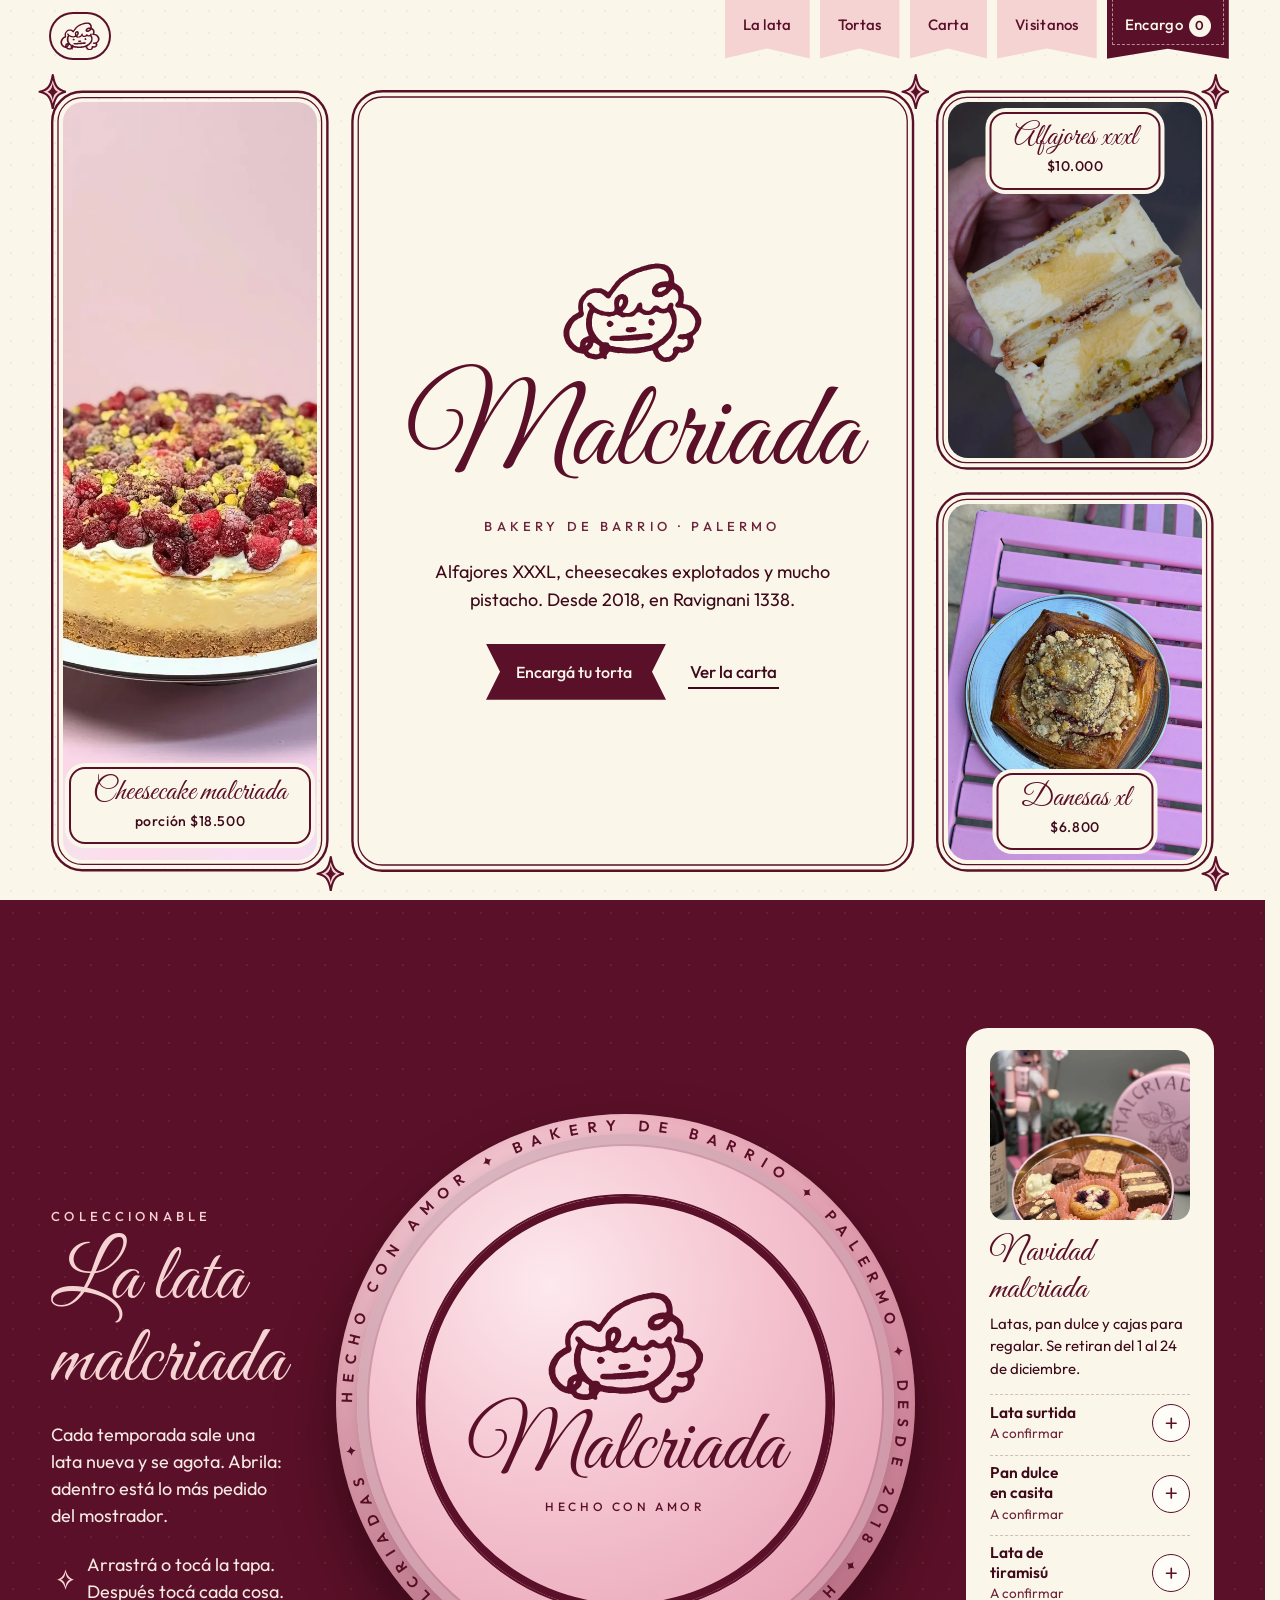
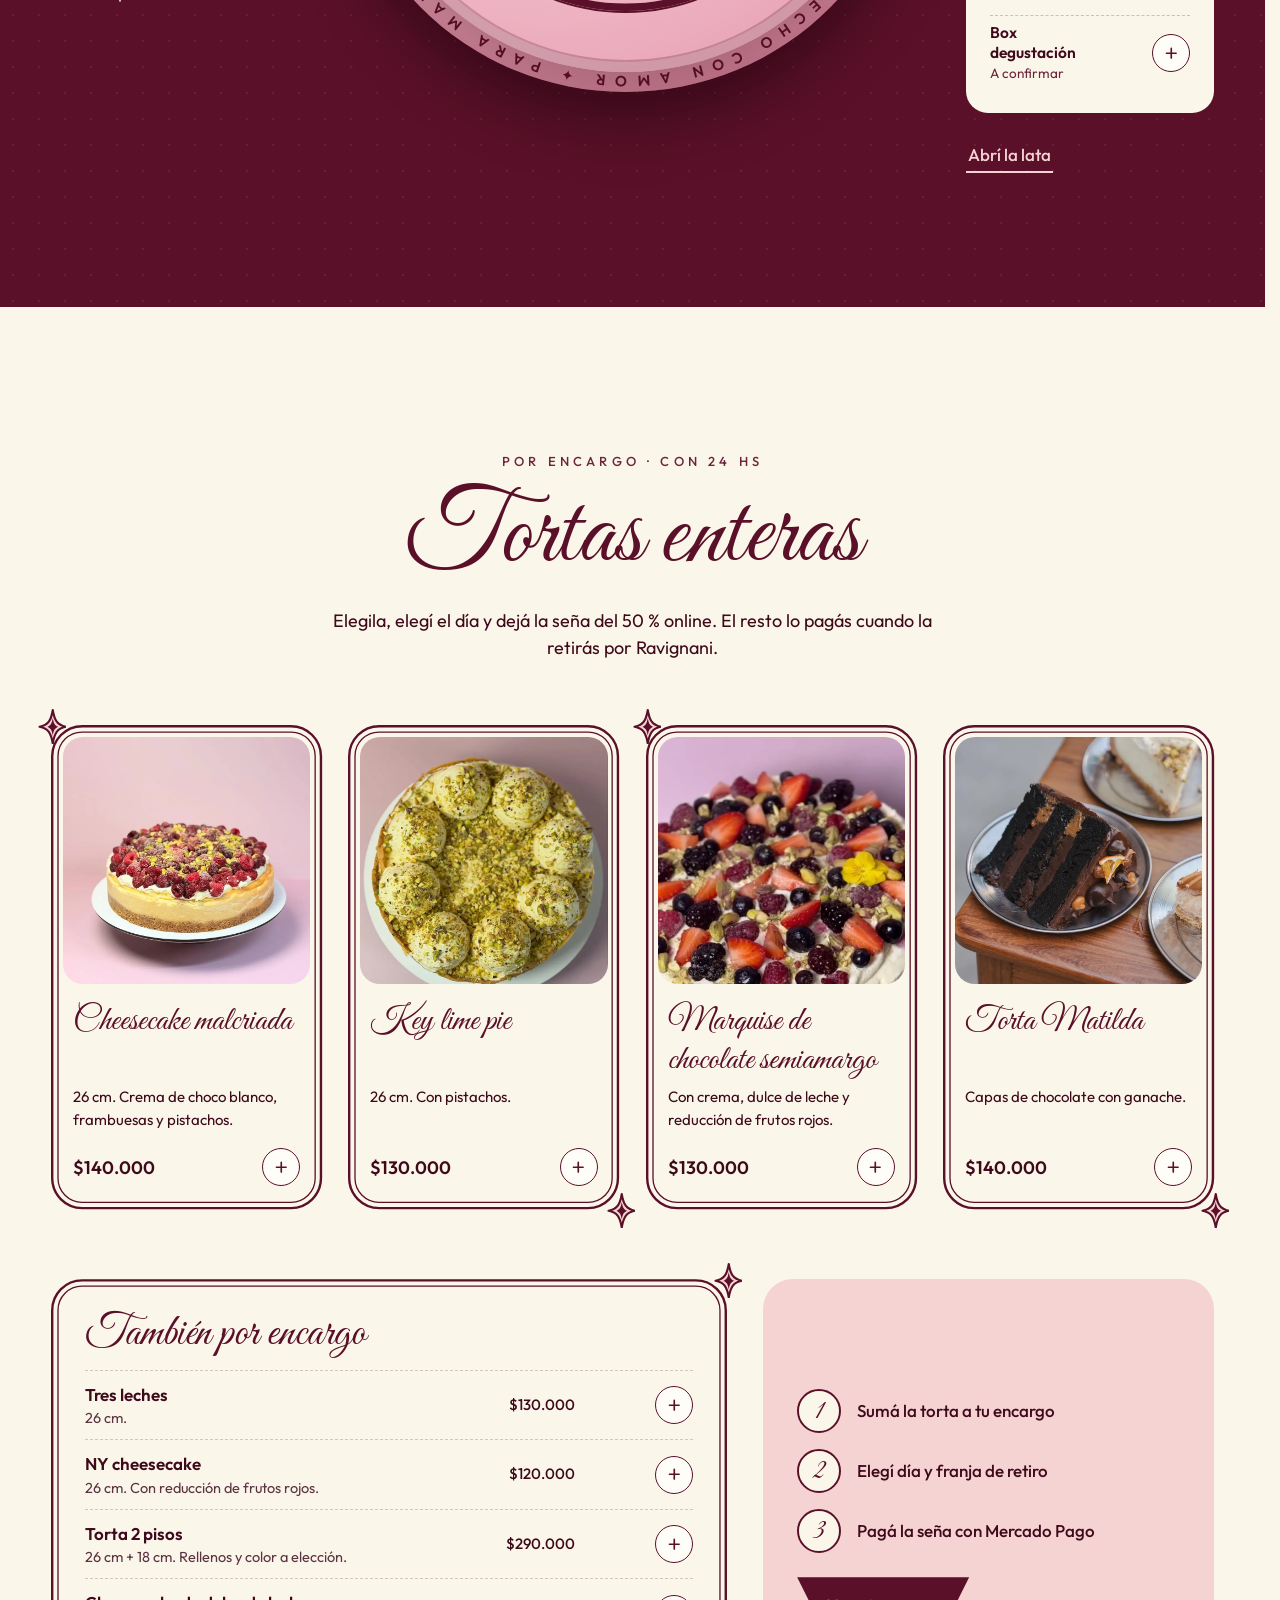
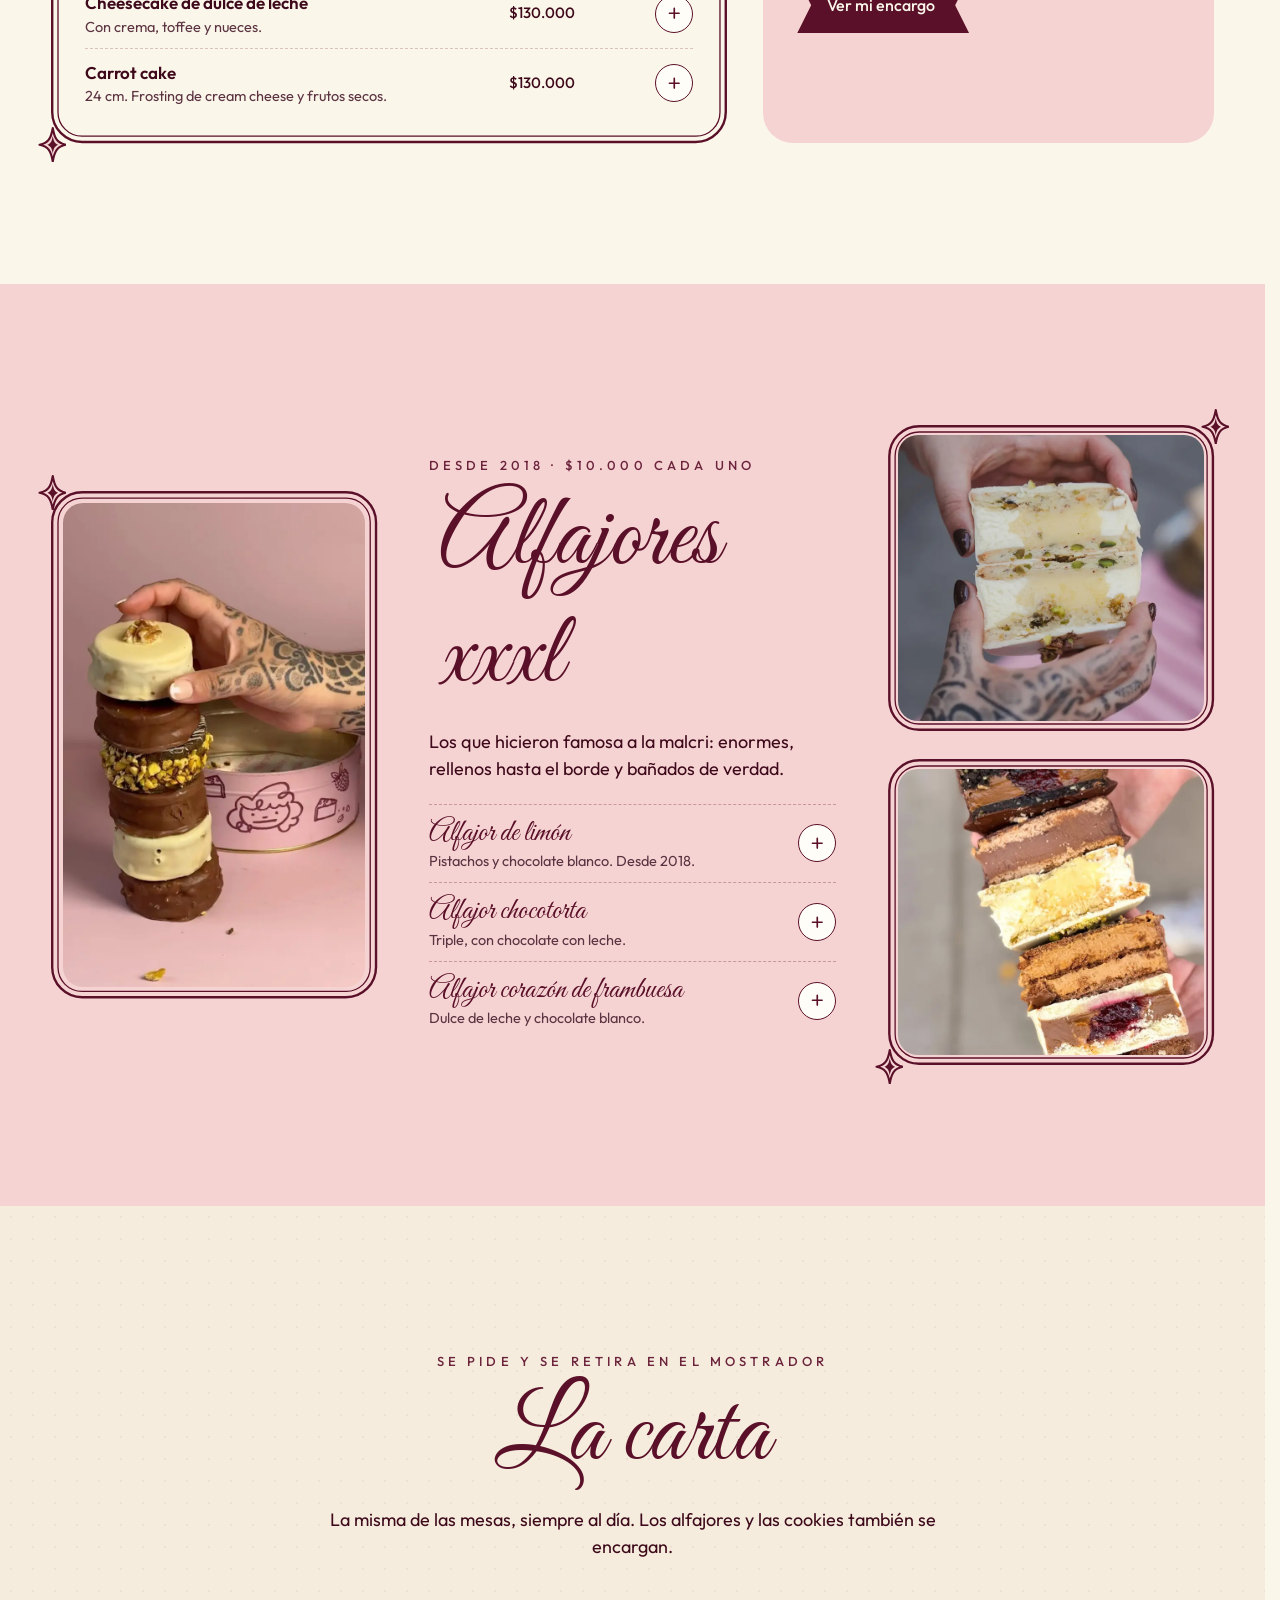
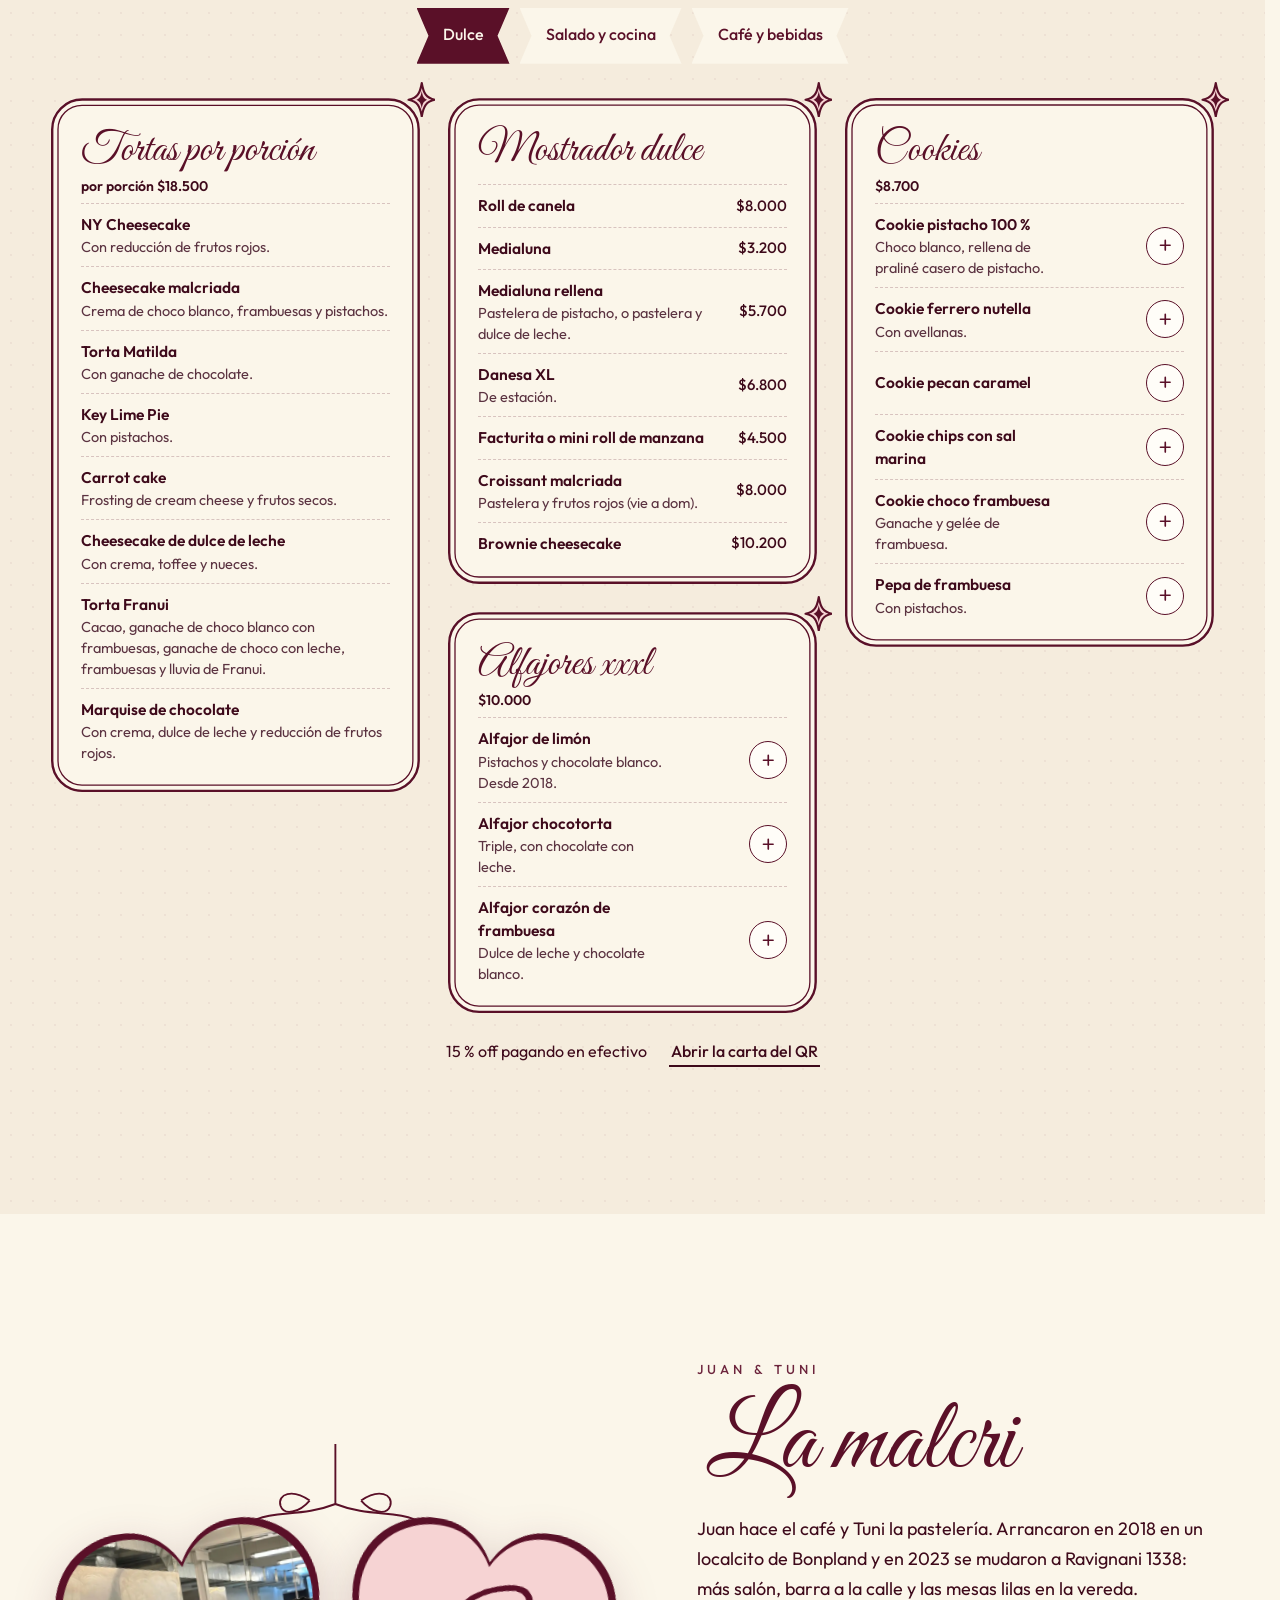
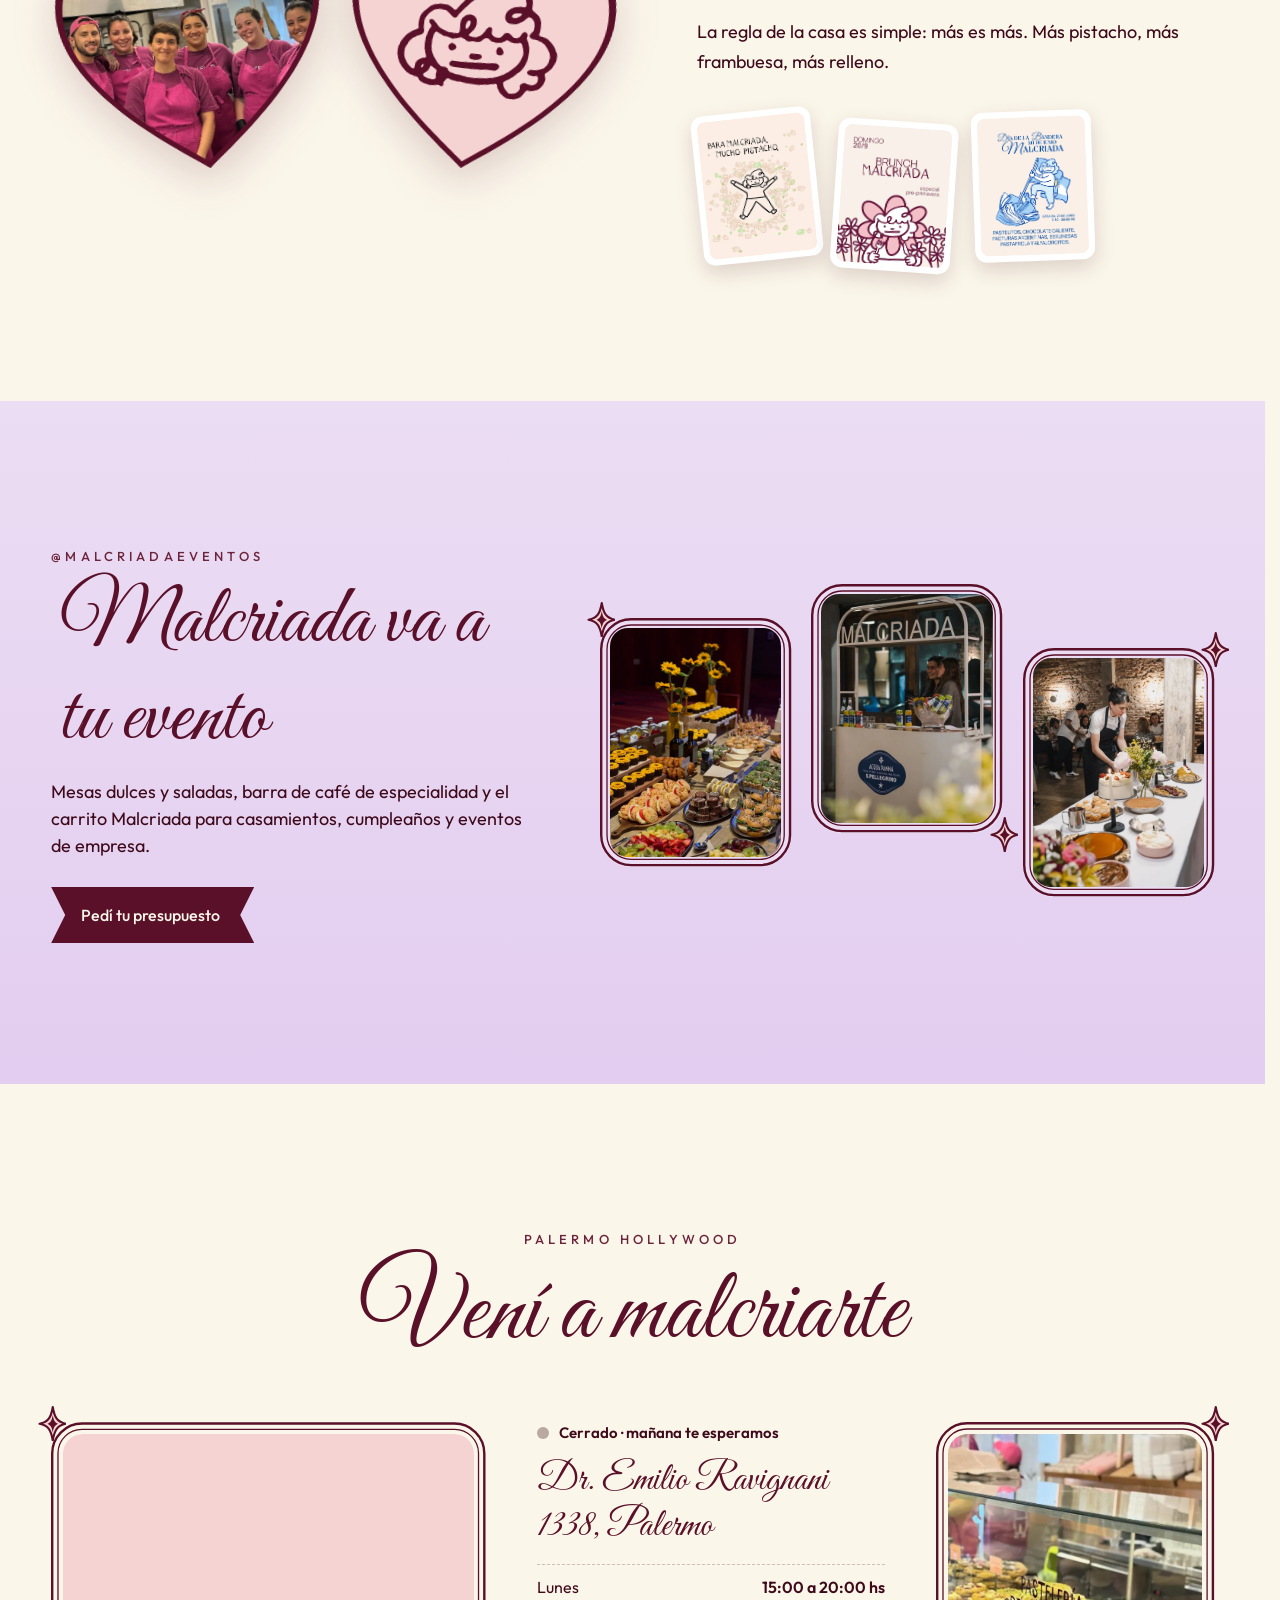
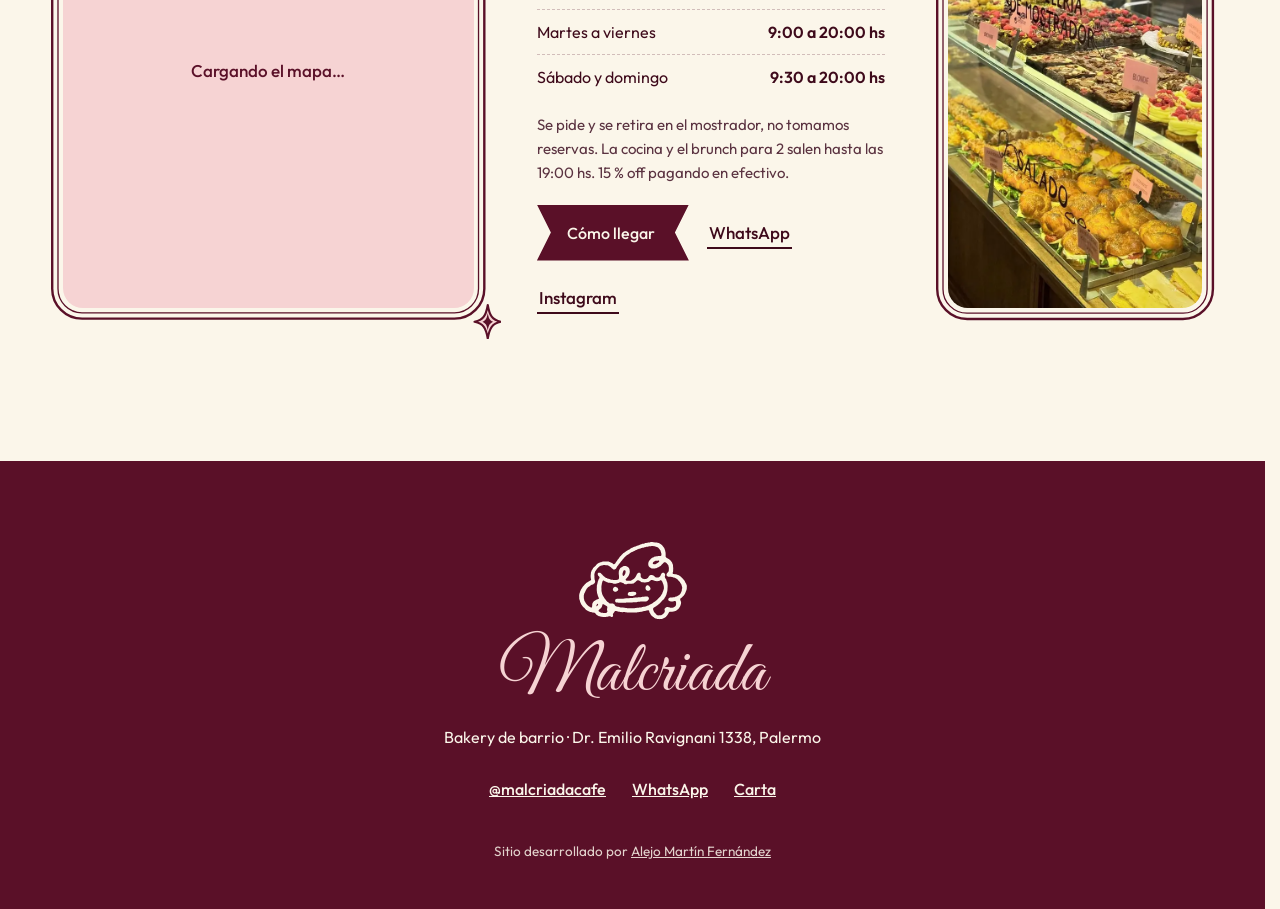
<file: index.html>
<!doctype html>
<html lang="es-AR">
<head>
<meta charset="utf-8">
<meta name="viewport" content="width=device-width,initial-scale=1,viewport-fit=cover">
<title>Malcriada · Bakery de barrio en Palermo</title>
<meta name="description" content="Alfajores XXXL, cheesecakes con frambuesa y pistacho, tortas por encargo y latas de colección. Ravignani 1338, Palermo.">
<meta property="og:type" content="website">
<meta property="og:site_name" content="Malcriada">
<meta property="og:title" content="Malcriada · Bakery de barrio en Palermo">
<meta property="og:description" content="Tortas por encargo con seña online, la carta completa y las latas de temporada. Ravignani 1338.">
<meta property="og:url" content="https://malcriada.vercel.app/">
<meta property="og:image" content="https://malcriada.vercel.app/img/og.jpg?v=1">
<meta property="og:image:width" content="1200">
<meta property="og:image:height" content="630">
<meta property="og:image:type" content="image/jpeg">
<meta property="og:image:alt" content="Malcriada, bakery de barrio en Palermo">
<meta name="twitter:card" content="summary_large_image">
<meta name="twitter:image" content="https://malcriada.vercel.app/img/og.jpg?v=1">
<meta name="theme-color" content="#FBF6EA">
<link rel="icon" href="img/favicon.png">
<link rel="preload" href="fonts/great-vibes-latin-400-normal.woff2" as="font" type="font/woff2" crossorigin>
<link rel="preload" href="fonts/outfit-latin-400-normal.woff2" as="font" type="font/woff2" crossorigin>
<link rel="preload" href="fonts/outfit-latin-500-normal.woff2" as="font" type="font/woff2" crossorigin>
<link rel="stylesheet" href="kit/kit.css?v=1">
<link rel="stylesheet" href="css/fuentes.css?v=1">
<link rel="stylesheet" href="css/base.css?v=1">
<link rel="stylesheet" href="css/secciones.css?v=1">
<link rel="stylesheet" href="css/resto.css?v=1">
<script src="js/datos.js?v=1"></script>
</head>
<body>
<svg width="0" height="0" style="position:absolute" aria-hidden="true">
  <defs>
    <path id="cara-d" d="M736 601C734 601 730 602 727 602C724 602 721 603 718 603C715 603 712 604 709 604C706 604 703 605 700 605C697 605 694 606 691 606C688 606 685 608 682 608C679 608 676 609 673 609C670 609 667 610 664 610C661 610 658 610 655 610C652 610 649 611 646 611C643 611 640 611 637 611C634 611 631 612 628 612C625 612 622 613 619 613C616 613 613 614 610 614C607 614 604 615 601 615C598 615 595 616 592 616C589 616 586 617 583 617C580 617 577 617 574 617C571 617 568 618 565 618C562 618 559 619 556 619C553 619 550 620 547 620C544 620 541 620 538 620C535 620 532 621 529 621C526 621 523 621 520 621C517 621 514 622 511 622C508 622 505 623 502 623C499 623 496 624 493 624C490 624 487 624 484 624C481 624 478 624 475 624C472 624 469 624 466 624C463 624 460 624 457 624C454 624 451 624 448 624C445 624 442 624 439 624C436 624 433 624 430 624C427 624 424 624 421 625C418 626 415 627 412 629C409 631 406 634 404 637C402 640 402 643 402 646C402 649 402 652 403 655C404 658 407 661 410 663C413 665 416 664 419 665C422 666 425 666 428 667C431 668 434 668 437 668C440 668 443 669 446 669C449 669 452 669 455 669C458 669 461 669 464 669C467 669 470 669 473 669C476 669 479 669 482 669C485 669 488 669 491 669C494 669 497 669 500 669C503 669 506 669 509 669C512 669 515 668 518 668C521 668 524 667 527 667C530 667 533 667 536 667C539 667 542 666 545 666C548 666 551 666 554 666C557 666 560 666 563 666C566 666 569 666 572 666C575 666 578 665 581 665C584 665 587 665 590 665C593 665 596 664 599 664C602 664 605 663 608 663C611 663 614 662 617 662C620 662 623 662 626 662C629 662 632 662 635 662C638 662 641 662 644 661C647 660 650 660 653 659C656 658 659 658 662 658C665 658 668 657 671 657C674 657 677 656 680 656C683 656 686 656 689 656C692 656 695 656 698 656C701 656 704 656 707 656C710 656 713 656 716 656C719 656 722 656 725 656C728 656 731 656 734 656C737 656 740 654 743 653C746 652 749 650 752 648C755 646 758 643 760 640C762 637 765 634 766 631C767 628 768 625 768 622C768 619 767 616 765 613C763 610 760 607 757 605C754 603 751 603 748 602C745 601 741 601 739 601C737 601 738 601 736 601ZM585 550C582 550 579 552 576 552C573 552 570 552 567 552C564 552 561 552 558 553C555 554 552 553 549 555C546 557 544 561 542 564C540 567 539 570 539 573C539 576 539 579 540 582C541 585 544 589 547 591C550 593 553 593 556 594C559 595 562 595 565 595C568 595 571 596 574 596C577 596 580 596 583 596C586 596 589 596 592 595C595 594 598 594 601 593C604 592 607 591 610 590C613 589 616 587 619 585C622 583 626 581 628 578C630 575 631 572 631 569C631 566 631 563 629 560C627 557 624 554 621 553C618 552 615 552 612 551C609 550 606 550 603 550C600 550 597 550 594 550C591 550 588 550 585 550ZM400 496C397 497 394 499 391 501C388 503 385 506 383 509C381 512 379 515 378 518C377 521 378 524 378 527C378 530 379 533 381 536C383 539 386 543 389 545C392 547 395 549 398 550C401 551 404 550 407 550C410 550 413 548 416 547C419 546 422 544 425 542C428 540 431 537 433 534C435 531 436 528 436 525C436 522 436 519 434 516C432 513 430 510 427 507C424 504 421 503 418 501C415 499 412 498 409 497C406 496 403 495 400 496ZM748 480C745 481 741 483 739 485C737 487 735 491 734 494C733 497 732 500 731 503C730 506 731 509 731 512C731 515 732 518 733 521C734 524 735 528 737 530C739 532 743 535 746 536C749 537 752 538 755 538C758 538 761 538 764 538C767 538 770 537 773 535C776 533 779 531 781 528C783 525 784 522 785 519C786 516 785 513 784 510C783 507 782 504 780 501C778 498 776 495 774 492C772 489 769 486 766 484C763 482 760 481 757 480C754 479 751 479 748 480ZM791 12C789 12 785 13 782 14C779 15 776 16 773 16C770 16 767 17 764 17C761 17 758 18 755 18C752 18 749 19 746 20C743 21 740 22 737 22C734 22 731 22 728 23C725 24 722 25 719 26C716 27 713 28 710 29C707 30 704 30 701 31C698 32 695 32 692 33C689 34 686 35 683 36C680 37 677 38 674 39C671 40 668 41 665 42C662 43 659 45 656 46C653 47 650 48 647 49C644 50 641 51 638 52C635 53 632 55 629 56C626 57 623 59 620 60C617 61 614 61 611 62C608 63 605 65 602 66C599 67 596 69 593 70C590 71 587 72 584 74C581 76 578 77 575 79C572 81 569 83 566 85C563 87 560 89 557 91C554 93 551 93 548 95C545 97 542 99 539 101C536 103 533 104 530 106C527 108 524 110 521 112C518 114 515 116 512 118C509 120 506 122 503 124C500 126 497 129 494 131C491 133 488 135 485 138C482 141 479 144 476 147C473 150 470 153 467 156C464 159 461 162 458 165C455 168 453 171 451 174C449 177 447 180 445 183C443 186 440 189 438 192C436 195 433 198 431 201C429 204 426 207 424 210C422 213 420 216 418 219C416 222 414 225 412 228C410 231 408 234 406 237C404 240 402 244 399 246C396 248 393 252 390 252C387 252 384 251 381 249C378 247 375 244 372 242C369 240 366 238 363 236C360 234 357 233 354 232C351 231 348 229 345 228C342 227 339 225 336 224C333 223 330 222 327 222C324 222 321 222 318 222C315 222 312 222 309 222C306 222 303 222 300 222C297 222 294 222 291 222C288 222 285 222 282 222C279 222 276 222 273 223C270 224 267 224 264 225C261 226 258 226 255 227C252 228 249 229 246 230C243 231 240 231 237 232C234 233 231 235 228 236C225 237 222 238 219 240C216 242 213 244 210 246C207 248 204 252 201 255C198 258 196 261 193 264C190 267 187 270 184 273C181 276 178 279 175 282C172 285 168 288 166 291C164 294 162 297 160 300C158 303 157 306 155 309C153 312 151 315 149 318C147 321 146 324 145 327C144 330 143 333 142 336C141 339 140 342 140 345C140 348 139 351 139 354C139 357 138 360 138 363C138 366 137 369 137 372C137 375 137 378 137 381C137 384 137 387 137 390C137 393 138 396 138 399C138 402 139 405 140 408C141 411 142 414 142 417C142 420 140 424 138 426C136 428 132 429 129 431C126 433 123 434 120 436C117 438 114 439 111 441C108 443 105 445 102 447C99 449 96 451 93 453C90 455 87 457 84 460C81 463 78 466 75 469C72 472 69 475 66 478C63 481 60 484 58 487C56 490 53 493 51 496C49 499 47 502 45 505C43 508 41 511 39 514C37 517 36 520 34 523C32 526 30 529 29 532C28 535 26 538 25 541C24 544 23 547 22 550C21 553 21 556 20 559C19 562 17 565 16 568C15 571 14 574 14 577C14 580 13 583 13 586C13 589 12 592 12 595C12 598 13 601 13 604C13 607 13 610 13 613C13 616 13 619 13 622C13 625 14 628 15 631C16 634 17 637 18 640C19 643 20 646 21 649C22 652 22 655 23 658C24 661 25 664 26 667C27 670 30 673 31 676C32 679 34 682 35 685C36 688 38 691 40 694C42 697 46 700 48 703C50 706 52 709 55 712C58 715 60 718 63 721C66 724 69 726 72 729C75 732 78 735 81 738C84 741 87 744 90 746C93 748 96 750 99 752C102 754 105 756 108 757C111 758 114 760 117 761C120 762 123 764 126 765C129 766 132 767 135 768C138 769 141 769 144 770C147 771 150 772 153 773C156 774 159 774 162 775C165 776 168 776 171 776C174 776 177 776 180 777C183 778 186 781 189 784C192 787 192 790 195 793C198 796 201 800 204 802C207 804 210 806 213 808C216 810 219 811 222 812C225 813 228 814 231 815C234 816 237 816 240 817C243 818 246 818 249 819C252 820 255 820 258 821C261 822 264 822 267 822C270 822 273 824 276 824C279 824 282 824 285 824C288 824 291 824 294 824C297 824 300 824 303 823C306 822 309 822 312 821C315 820 318 820 321 819C324 818 327 818 330 817C333 816 336 815 339 815C342 815 345 814 348 815C351 816 354 819 357 820C360 821 363 822 366 822C369 822 373 821 375 819C377 817 379 813 380 810C381 807 379 804 379 801C379 798 377 795 378 792C379 789 381 786 383 783C385 780 387 777 389 774C391 771 393 768 395 765C397 762 400 760 403 759C406 758 409 759 412 759C415 759 418 760 421 761C424 762 427 762 430 763C433 764 436 764 439 765C442 766 445 766 448 767C451 768 454 768 457 768C460 768 463 770 466 770C469 770 472 771 475 771C478 771 481 771 484 771C487 771 490 770 493 770C496 770 499 770 502 770C505 770 508 771 511 771C514 771 517 772 520 772C523 772 526 773 529 773C532 773 535 774 538 774C541 774 544 775 547 775C550 775 553 775 556 775C559 775 562 775 565 775C568 775 571 775 574 775C577 775 580 775 583 775C586 775 589 775 592 775C595 775 598 775 601 775C604 775 607 775 610 775C613 775 616 774 619 774C622 774 625 774 628 774C631 774 634 774 637 774C640 774 643 772 646 772C649 772 652 771 655 771C658 771 661 770 664 770C667 770 670 769 673 768C676 767 679 766 682 766C685 766 688 766 691 765C694 764 697 764 700 763C703 762 706 762 709 761C712 760 715 760 718 759C721 758 724 758 727 757C730 756 733 756 736 755C739 754 742 754 745 753C748 752 751 751 754 750C757 749 760 748 763 749C766 750 768 753 770 756C772 759 771 762 772 765C773 768 774 771 775 774C776 777 778 780 780 783C782 786 784 789 786 792C788 795 789 798 791 801C793 804 795 807 798 810C801 813 804 815 807 817C810 819 813 821 816 823C819 825 822 828 825 830C828 832 831 834 834 836C837 838 840 839 843 840C846 841 849 841 852 842C855 843 858 844 861 844C864 844 867 845 870 845C873 845 876 846 879 846C882 846 885 845 888 845C891 845 894 844 897 844C900 844 903 844 906 844C909 844 912 842 915 841C918 840 921 838 924 837C927 836 930 836 933 834C936 832 939 830 942 828C945 826 948 824 951 822C954 820 956 816 959 813C962 810 964 807 966 804C968 801 970 798 972 795C974 792 976 789 978 786C980 783 981 780 983 777C985 774 986 771 989 769C992 767 995 766 998 766C1001 766 1004 767 1007 767C1010 767 1013 767 1016 767C1019 767 1022 766 1025 765C1028 764 1031 765 1034 764C1037 763 1040 762 1043 761C1046 760 1049 758 1052 757C1055 756 1058 755 1061 754C1064 753 1067 751 1070 749C1073 747 1076 746 1079 743C1082 740 1085 737 1088 734C1091 731 1093 728 1095 725C1097 722 1099 719 1101 716C1103 713 1105 710 1106 707C1107 704 1108 701 1109 698C1110 695 1111 692 1112 689C1113 686 1114 683 1115 680C1116 677 1116 674 1116 671C1116 668 1116 665 1116 662C1116 659 1114 656 1113 653C1112 650 1111 647 1110 644C1109 641 1107 638 1107 635C1107 632 1106 629 1108 626C1110 623 1113 620 1116 618C1119 616 1122 614 1125 611C1128 608 1131 605 1134 602C1137 599 1139 596 1142 593C1145 590 1148 587 1150 584C1152 581 1154 578 1156 575C1158 572 1159 569 1160 566C1161 563 1163 560 1164 557C1165 554 1167 551 1168 548C1169 545 1170 542 1171 539C1172 536 1174 533 1175 530C1176 527 1176 524 1177 521C1178 518 1178 515 1178 512C1178 509 1178 506 1178 503C1178 500 1179 497 1179 494C1179 491 1178 488 1178 485C1178 482 1178 479 1177 476C1176 473 1174 470 1173 467C1172 464 1170 461 1168 458C1166 455 1164 452 1163 449C1162 446 1160 443 1159 440C1158 437 1156 434 1154 431C1152 428 1150 425 1148 422C1146 419 1143 416 1140 413C1137 410 1134 407 1131 404C1128 401 1125 398 1122 395C1119 392 1116 390 1113 387C1110 384 1107 382 1104 380C1101 378 1098 375 1095 373C1092 371 1089 370 1086 369C1083 368 1080 367 1077 366C1074 365 1071 364 1068 363C1065 362 1062 362 1059 361C1056 360 1053 360 1050 360C1047 360 1044 359 1041 358C1038 357 1035 358 1032 356C1029 354 1026 351 1025 348C1024 345 1026 342 1027 339C1028 336 1028 333 1029 330C1030 327 1030 324 1030 321C1030 318 1030 315 1030 312C1030 309 1031 306 1031 303C1031 300 1031 297 1031 294C1031 291 1030 288 1030 285C1030 282 1029 279 1029 276C1029 273 1029 270 1029 267C1029 264 1029 261 1028 258C1027 255 1026 252 1025 249C1024 246 1022 243 1021 240C1020 237 1019 234 1017 231C1015 228 1013 225 1011 222C1009 219 1007 216 1004 213C1001 210 998 208 995 205C992 202 989 200 986 198C983 196 980 194 977 192C974 190 971 189 968 187C965 185 962 183 959 181C956 179 953 176 951 173C949 170 949 167 949 164C949 161 949 158 949 155C949 152 949 149 949 146C949 143 949 140 949 137C949 134 948 131 948 128C948 125 948 122 947 119C946 116 946 113 945 110C944 107 944 104 943 101C942 98 941 95 940 92C939 89 938 86 937 83C936 80 934 77 932 74C930 71 928 68 926 65C924 62 922 59 919 56C916 53 914 50 911 47C908 44 905 40 902 38C899 36 896 34 893 32C890 30 887 28 884 27C881 26 878 24 875 23C872 22 869 21 866 20C863 19 860 18 857 18C854 18 851 17 848 17C845 17 842 16 839 16C836 16 833 15 830 15C827 15 824 14 821 14C818 14 815 13 812 13C809 13 806 12 803 12C800 12 796 12 794 12C792 12 793 12 791 12ZM268 684C270 684 274 684 277 685C280 686 283 688 286 690C289 692 292 694 295 696C298 698 301 700 304 702C307 704 311 705 313 707C315 709 318 713 318 716C318 719 316 722 316 725C316 728 315 731 315 734C315 737 314 740 314 743C314 746 315 749 316 752C317 755 318 758 318 761C318 764 318 767 317 770C316 773 312 775 309 777C306 779 303 780 300 780C297 780 294 780 291 780C288 780 285 780 282 780C279 780 276 780 273 779C270 778 267 778 264 777C261 776 258 777 255 776C252 775 249 774 246 773C243 772 240 772 237 770C234 768 230 766 228 764C226 762 222 758 222 755C222 752 224 749 226 746C228 743 232 740 235 738C238 736 241 734 244 731C247 728 250 725 252 722C254 719 256 716 258 713C260 710 260 707 261 704C262 701 262 698 263 695C264 692 265 688 266 686C267 684 266 684 268 684ZM212 680C214 680 218 683 218 685C218 687 216 691 214 694C212 697 210 701 208 703C206 705 201 706 200 705C199 704 199 699 200 696C201 693 202 690 204 687C206 684 210 680 212 680ZM797 421C799 421 803 421 806 422C809 423 812 425 815 426C818 427 821 428 824 429C827 430 830 431 833 432C836 433 839 434 842 434C845 434 848 435 851 435C854 435 857 435 860 435C863 435 866 434 869 434C872 434 875 433 878 432C881 431 884 430 887 429C890 428 893 426 896 426C899 426 902 428 905 430C908 432 910 436 912 439C914 442 914 445 915 448C916 451 918 454 919 457C920 460 922 463 923 466C924 469 924 472 925 475C926 478 927 481 928 484C929 487 929 490 929 493C929 496 930 499 930 502C930 505 930 508 930 511C930 514 930 517 929 520C928 523 927 526 926 529C925 532 924 535 923 538C922 541 921 544 920 547C919 550 917 553 916 556C915 559 914 562 913 565C912 568 910 571 908 574C906 577 905 580 903 583C901 586 899 589 897 592C895 595 892 598 890 601C888 604 885 607 882 610C879 613 876 616 873 619C870 622 867 624 864 627C861 630 859 633 856 636C853 639 850 642 847 645C844 648 841 650 838 652C835 654 832 656 829 658C826 660 823 662 820 664C817 666 814 669 811 671C808 673 805 675 802 677C799 679 796 680 793 681C790 682 787 684 784 686C781 688 778 690 775 691C772 692 769 694 766 695C763 696 760 698 757 699C754 700 751 701 748 702C745 703 742 705 739 706C736 707 733 708 730 709C727 710 724 710 721 711C718 712 715 712 712 712C709 712 706 713 703 714C700 715 697 715 694 716C691 717 688 718 685 719C682 720 679 720 676 720C673 720 670 721 667 721C664 721 661 722 658 722C655 722 652 723 649 723C646 723 643 724 640 724C637 724 634 725 631 725C628 725 625 726 622 726C619 726 616 727 613 727C610 727 607 728 604 728C601 728 598 729 595 729C592 729 589 729 586 729C583 729 580 729 577 729C574 729 571 729 568 729C565 729 562 729 559 729C556 729 553 729 550 729C547 729 544 728 541 728C538 728 535 727 532 727C529 727 526 726 523 726C520 726 517 726 514 725C511 724 508 724 505 723C502 722 499 722 496 722C493 722 490 721 487 721C484 721 481 720 478 720C475 720 472 720 469 720C466 720 463 720 460 719C457 718 454 718 451 717C448 716 445 716 442 715C439 714 436 714 433 713C430 712 427 712 424 711C421 710 418 711 415 710C412 709 409 706 406 704C403 702 401 698 399 695C397 692 396 688 394 686C392 684 388 682 385 681C382 680 379 678 376 678C373 678 370 678 367 678C364 678 361 678 358 678C355 678 352 678 349 678C346 678 343 677 340 675C337 673 334 670 331 667C328 664 325 662 322 660C319 658 316 655 313 652C310 649 308 646 306 643C304 640 300 637 298 634C296 631 293 628 291 625C289 622 287 619 285 616C283 613 281 610 279 607C277 604 276 601 274 598C272 595 271 592 269 589C267 586 265 583 264 580C263 577 262 574 261 571C260 568 260 565 259 562C258 559 258 556 257 553C256 550 256 547 255 544C254 541 254 538 254 535C254 532 254 529 254 526C254 523 254 520 254 517C254 514 254 511 254 508C254 505 253 502 253 499C253 496 254 493 254 490C254 487 254 484 255 481C256 478 256 475 257 472C258 469 258 466 258 463C258 460 259 457 260 454C261 451 262 448 263 445C264 442 264 439 266 436C268 433 270 430 273 429C276 428 279 430 282 431C285 432 288 434 291 435C294 436 297 438 300 439C303 440 306 442 309 443C312 444 315 446 318 447C321 448 324 450 327 451C330 452 333 453 336 453C339 453 342 453 345 453C348 453 351 454 354 454C357 454 360 454 363 455C366 456 369 456 372 457C375 458 378 458 381 459C384 460 387 461 390 462C393 463 396 464 399 464C402 464 405 463 408 462C411 461 414 460 417 459C420 458 423 458 426 457C429 456 432 457 435 456C438 455 441 453 444 452C447 451 450 449 453 448C456 447 459 447 462 447C465 447 468 448 471 449C474 450 477 451 480 452C483 453 486 454 489 456C492 458 495 461 498 463C501 465 504 466 507 467C510 468 513 469 516 469C519 469 522 468 525 468C528 468 531 467 534 466C537 465 540 464 543 464C546 464 549 463 552 463C555 463 558 463 561 463C564 463 567 464 570 464C573 464 576 464 579 464C582 464 585 464 588 463C591 462 594 462 597 461C600 460 603 459 606 457C609 455 612 453 615 450C618 447 621 444 624 441C627 438 629 434 632 432C635 430 638 428 641 427C644 426 647 425 650 425C653 425 656 426 659 427C662 428 665 429 668 431C671 433 674 436 677 438C680 440 683 442 686 444C689 446 692 446 695 447C698 448 701 448 704 448C707 448 710 449 713 449C716 449 719 449 722 449C725 449 728 449 731 449C734 449 737 448 740 448C743 448 746 448 749 447C752 446 755 446 758 445C761 444 764 442 767 440C770 438 773 437 776 435C779 433 782 431 785 429C788 427 792 423 794 422C796 421 795 421 797 421ZM501 316C504 316 508 315 510 317C512 319 514 323 515 326C516 329 515 332 515 335C515 338 514 341 514 344C514 347 513 350 512 353C511 356 509 359 507 362C505 365 503 368 501 371C499 374 496 378 493 379C490 380 487 376 485 374C483 372 484 368 483 365C482 362 482 359 482 356C482 353 483 350 484 347C485 344 485 341 486 338C487 335 488 332 489 329C490 326 493 322 495 320C497 318 498 316 501 316ZM866 213C868 213 873 211 875 212C877 213 880 216 880 219C880 222 876 225 874 228C872 231 868 234 865 236C862 238 859 239 856 241C853 243 850 245 847 247C844 249 841 250 838 251C835 252 832 252 829 252C826 252 823 252 820 251C817 250 813 248 811 246C809 244 809 240 810 237C811 234 814 231 816 228C818 225 822 223 825 221C828 219 831 218 834 217C837 216 840 216 843 215C846 214 849 214 852 214C855 214 859 213 861 213C863 213 864 213 866 213ZM802 55C804 55 808 54 811 54C814 54 817 55 820 56C823 57 826 57 829 58C832 59 835 59 838 60C841 61 844 62 847 63C850 64 853 65 856 66C859 67 862 69 865 71C868 73 871 76 874 79C877 82 880 85 883 88C886 91 888 94 890 97C892 100 893 103 894 106C895 109 895 112 896 115C897 118 898 121 899 124C900 127 901 130 902 133C903 136 903 139 903 142C903 145 904 148 903 151C902 154 901 158 899 160C897 162 893 162 890 163C887 164 884 163 881 163C878 163 875 163 872 163C869 163 866 164 863 164C860 164 857 164 854 165C851 166 848 166 845 167C842 168 839 168 836 169C833 170 830 170 827 171C824 172 821 174 818 175C815 176 812 178 809 180C806 182 803 182 800 184C797 186 794 188 791 191C788 194 786 196 783 199C780 202 777 205 775 208C773 211 771 214 769 217C767 220 766 223 765 226C764 229 763 232 762 235C761 238 761 241 761 244C761 247 761 250 761 253C761 256 761 259 762 262C763 265 764 268 765 271C766 274 768 277 771 280C774 283 777 286 780 288C783 290 786 292 789 293C792 294 795 296 798 297C801 298 804 298 807 298C810 298 813 298 816 298C819 298 822 298 825 298C828 298 831 297 834 297C837 297 840 297 843 296C846 295 849 294 852 293C855 292 858 290 861 288C864 286 867 286 870 284C873 282 876 280 879 278C882 276 885 276 888 274C891 272 894 270 897 267C900 264 902 261 905 258C908 255 910 252 913 249C916 246 919 243 922 240C925 237 928 234 931 232C934 230 937 231 940 231C943 231 946 233 949 234C952 235 955 237 958 239C961 241 964 245 967 248C970 251 973 254 975 257C977 260 978 263 979 266C980 269 980 272 981 275C982 278 982 281 983 284C984 287 984 290 984 293C984 296 984 299 984 302C984 305 983 308 983 311C983 314 984 317 983 320C982 323 982 326 980 329C978 332 975 335 973 338C971 341 968 344 966 347C964 350 961 353 960 356C959 359 958 362 958 365C958 368 958 371 960 374C962 377 965 380 968 382C971 384 974 385 977 386C980 387 983 387 986 387C989 387 992 388 995 388C998 388 1001 388 1004 388C1007 388 1010 390 1013 390C1016 390 1019 390 1022 391C1025 392 1028 393 1031 394C1034 395 1037 395 1040 396C1043 397 1046 398 1049 399C1052 400 1055 401 1058 403C1061 405 1064 407 1067 409C1070 411 1073 412 1076 415C1079 418 1082 421 1085 424C1088 427 1090 430 1093 433C1096 436 1099 439 1101 442C1103 445 1105 448 1107 451C1109 454 1111 457 1113 460C1115 463 1116 466 1118 469C1120 472 1121 475 1122 478C1123 481 1123 484 1124 487C1125 490 1126 493 1127 496C1128 499 1128 502 1128 505C1128 508 1128 511 1127 514C1126 517 1126 520 1125 523C1124 526 1124 529 1124 532C1124 535 1123 538 1122 541C1121 544 1120 547 1119 550C1118 553 1116 556 1115 559C1114 562 1112 565 1110 568C1108 571 1106 574 1103 577C1100 580 1098 583 1095 585C1092 587 1089 589 1086 591C1083 593 1080 594 1077 595C1074 596 1071 599 1068 600C1065 601 1062 601 1059 602C1056 603 1053 605 1050 606C1047 607 1044 608 1041 609C1038 610 1035 610 1032 610C1029 610 1026 611 1023 611C1020 611 1017 611 1014 611C1011 611 1008 611 1005 611C1002 611 999 612 996 613C993 614 990 616 987 618C984 620 981 623 979 626C977 629 977 632 977 635C977 638 979 642 981 644C983 646 987 648 990 649C993 650 996 651 999 652C1002 653 1005 654 1008 654C1011 654 1014 655 1017 655C1020 655 1023 655 1026 655C1029 655 1032 654 1035 653C1038 652 1041 651 1044 651C1047 651 1050 650 1053 651C1056 652 1058 656 1060 659C1062 662 1062 665 1062 668C1062 671 1062 674 1062 677C1062 680 1062 683 1062 686C1062 689 1061 692 1060 695C1059 698 1057 701 1055 704C1053 707 1050 711 1047 713C1044 715 1041 717 1038 718C1035 719 1032 720 1029 721C1026 722 1023 723 1020 723C1017 723 1014 723 1011 723C1008 723 1005 722 1002 722C999 722 996 721 993 720C990 719 987 719 984 718C981 717 978 716 975 715C972 714 969 714 966 714C963 714 960 716 957 717C954 718 951 720 948 723C945 726 942 729 940 732C938 735 937 738 937 741C937 744 938 747 939 750C940 753 940 756 940 759C940 762 939 765 938 768C937 771 935 774 933 777C931 780 930 783 927 786C924 789 921 791 918 793C915 795 912 797 909 799C906 801 903 802 900 803C897 804 894 804 891 804C888 804 885 805 882 805C879 805 876 806 873 806C870 806 867 806 864 805C861 804 858 802 855 800C852 798 849 795 846 792C843 789 840 786 837 783C834 780 831 777 829 774C827 771 825 768 823 765C821 762 819 759 818 756C817 753 817 750 816 747C815 744 813 741 813 738C813 735 813 732 815 729C817 726 820 723 823 721C826 719 829 717 832 715C835 713 838 711 841 709C844 707 847 705 850 703C853 701 856 699 859 697C862 695 865 692 868 689C871 686 874 685 877 682C880 679 883 676 886 673C889 670 892 668 895 665C898 662 900 659 903 656C906 653 908 650 911 647C914 644 917 643 920 640C923 637 926 634 928 631C930 628 933 625 935 622C937 619 938 616 940 613C942 610 944 607 946 604C948 601 948 598 950 595C952 592 954 589 955 586C956 583 957 580 958 577C959 574 959 571 960 568C961 565 962 562 963 559C964 556 964 553 965 550C966 547 966 544 967 541C968 538 968 535 968 532C968 529 969 526 969 523C969 520 969 517 969 514C969 511 970 508 970 505C970 502 970 499 970 496C970 493 971 490 971 487C971 484 970 481 970 478C970 475 969 472 969 469C969 466 968 463 968 460C968 457 968 454 967 451C966 448 964 445 963 442C962 439 961 436 960 433C959 430 958 427 957 424C956 421 956 418 954 415C952 412 950 409 948 406C946 403 944 400 943 397C942 394 940 391 940 388C940 385 940 382 941 379C942 376 943 373 943 370C943 367 944 364 943 361C942 358 940 355 938 352C936 349 932 346 929 345C926 344 923 344 920 344C917 344 914 345 911 347C908 349 905 352 903 355C901 358 900 361 898 364C896 367 896 370 894 373C892 376 891 379 889 382C887 385 883 388 880 390C877 392 874 393 871 394C868 395 865 396 862 396C859 396 856 396 853 396C850 396 847 395 844 394C841 393 838 391 835 389C832 387 829 384 826 382C823 380 820 376 817 374C814 372 811 371 808 370C805 369 802 368 799 368C796 368 793 368 790 368C787 368 784 370 781 371C778 372 774 374 772 376C770 378 768 382 766 385C764 388 762 391 760 394C758 397 754 400 751 403C748 406 745 408 742 410C739 412 736 412 733 412C730 412 727 413 724 413C721 413 718 413 715 412C712 411 709 410 706 409C703 408 700 407 697 405C694 403 691 401 688 399C685 397 682 394 681 391C680 388 679 385 679 382C679 379 679 376 679 373C679 370 679 367 679 364C679 361 679 358 678 355C677 352 675 348 673 346C671 344 667 343 664 343C661 343 658 343 655 344C652 345 649 348 646 350C643 352 640 356 638 359C636 362 634 365 633 368C632 371 632 374 630 377C628 380 626 383 624 386C622 389 620 392 618 395C616 398 614 401 611 404C608 407 606 410 603 412C600 414 597 416 594 418C591 420 588 421 585 423C582 425 579 427 576 428C573 429 570 430 567 431C564 432 561 431 558 431C555 431 552 431 549 431C546 431 543 431 540 431C537 431 534 431 531 430C528 429 525 429 522 427C519 425 514 423 514 420C514 417 518 414 520 411C522 408 526 405 528 402C530 399 533 396 535 393C537 390 540 387 542 384C544 381 546 378 548 375C550 372 551 369 552 366C553 363 555 360 556 357C557 354 557 351 558 348C559 345 560 342 560 339C560 336 561 333 561 330C561 327 560 324 560 321C560 318 558 315 558 312C558 309 558 306 557 303C556 300 554 297 552 294C550 291 547 288 544 285C541 282 538 280 535 278C532 276 529 275 526 274C523 273 520 272 517 271C514 270 511 270 508 270C505 270 502 271 499 272C496 273 493 273 490 274C487 275 484 276 481 278C478 280 475 281 472 283C469 285 466 288 463 291C460 294 457 296 455 299C453 302 451 305 449 308C447 311 446 314 445 317C444 320 444 323 443 326C442 329 442 332 442 335C442 338 441 341 441 344C441 347 441 350 441 353C441 356 442 359 442 362C442 365 443 368 443 371C443 374 444 377 444 380C444 383 444 386 444 389C444 392 444 395 444 398C444 401 444 404 443 407C442 410 439 414 436 416C433 418 430 419 427 420C424 421 421 421 418 421C415 421 412 422 409 422C406 422 403 422 400 422C397 422 394 421 391 421C388 421 385 421 382 421C379 421 376 420 373 420C370 420 367 420 364 420C361 420 358 418 355 417C352 416 349 415 346 414C343 413 340 413 337 412C334 411 331 411 328 410C325 409 322 407 319 406C316 405 313 403 310 402C307 401 304 400 301 398C298 396 295 394 292 392C289 390 286 388 283 385C280 382 277 379 274 376C271 373 269 370 266 367C263 364 260 362 257 359C254 356 251 352 248 350C245 348 242 346 239 345C236 344 233 343 230 343C227 343 224 342 221 344C218 346 215 349 214 352C213 355 214 358 214 361C214 364 214 367 216 370C218 373 220 376 223 379C226 382 229 385 231 388C233 391 233 394 233 397C233 400 230 403 229 406C228 409 226 412 224 415C222 418 221 421 220 424C219 427 218 430 217 433C216 436 215 439 214 442C213 445 213 448 212 451C211 454 211 457 210 460C209 463 209 466 208 469C207 472 206 475 205 478C204 481 204 484 204 487C204 490 204 493 204 496C204 499 204 502 204 505C204 508 203 511 203 514C203 517 203 520 203 523C203 526 203 529 203 532C203 535 204 538 204 541C204 544 205 547 205 550C205 553 206 556 206 559C206 562 207 565 208 568C209 571 210 574 211 577C212 580 212 583 213 586C214 589 215 592 216 595C217 598 219 601 220 604C221 607 222 610 223 613C224 616 226 619 226 622C226 625 223 628 221 629C219 630 215 630 212 631C209 632 206 633 203 634C200 635 197 636 194 638C191 640 188 641 185 643C182 645 179 647 176 649C173 651 170 654 167 657C164 660 163 663 161 666C159 669 158 672 157 675C156 678 154 681 154 684C154 687 154 690 154 693C154 696 153 699 153 702C153 705 153 708 152 711C151 714 150 718 148 720C146 722 142 722 139 721C136 720 133 718 130 716C127 714 124 712 121 710C118 708 115 706 112 703C109 700 106 698 103 695C100 692 96 689 94 686C92 683 90 680 88 677C86 674 84 671 82 668C80 665 79 662 77 659C75 656 72 653 71 650C70 647 69 644 68 641C67 638 67 635 66 632C65 629 64 626 64 623C64 620 63 617 63 614C63 611 63 608 63 605C63 602 63 599 63 596C63 593 63 590 63 587C63 584 64 581 65 578C66 575 67 572 68 569C69 566 70 563 72 560C74 557 76 554 77 551C78 548 80 545 81 542C82 539 84 536 85 533C86 530 88 527 90 524C92 521 94 518 96 515C98 512 101 509 104 506C107 503 109 500 112 498C115 496 118 494 121 492C124 490 127 488 130 486C133 484 136 481 139 479C142 477 145 476 148 475C151 474 154 472 157 471C160 470 163 469 166 467C169 465 172 462 175 460C178 458 180 455 182 452C184 449 184 446 185 443C186 440 185 437 185 434C185 431 184 428 183 425C182 422 181 419 180 416C179 413 179 410 179 407C179 404 178 401 178 398C178 395 178 392 178 389C178 386 178 383 178 380C178 377 177 374 177 371C177 368 177 365 177 362C177 359 178 356 179 353C180 350 180 347 181 344C182 341 183 338 184 335C185 332 187 329 189 326C191 323 193 320 195 317C197 314 199 311 201 308C203 305 205 302 208 299C211 296 214 293 217 290C220 287 223 285 226 282C229 279 232 276 235 274C238 272 241 270 244 269C247 268 250 267 253 266C256 265 259 265 262 264C265 263 268 262 271 262C274 262 277 261 280 261C283 261 286 261 289 261C292 261 295 262 298 262C301 262 304 262 307 262C310 262 313 262 316 263C319 264 322 264 325 265C328 266 331 267 334 269C337 271 340 273 343 275C346 277 349 280 352 282C355 284 358 287 361 290C364 293 367 296 370 298C373 300 376 303 379 305C382 307 385 308 388 309C391 310 394 310 397 309C400 308 403 306 406 304C409 302 412 298 414 295C416 292 416 289 418 286C420 283 421 280 423 277C425 274 428 271 430 268C432 265 435 262 437 259C439 256 442 253 444 250C446 247 449 244 451 241C453 238 456 235 458 232C460 229 463 226 465 223C467 220 470 217 472 214C474 211 478 208 480 205C482 202 484 199 487 196C490 193 492 190 495 187C498 184 499 181 502 178C505 175 508 173 511 170C514 167 517 164 520 162C523 160 526 157 529 155C532 153 535 151 538 149C541 147 544 145 547 143C550 141 553 139 556 137C559 135 562 133 565 131C568 129 571 127 574 125C577 123 580 122 583 120C586 118 589 117 592 116C595 115 598 114 601 112C604 110 607 108 610 107C613 106 616 104 619 103C622 102 625 100 628 98C631 96 634 95 637 94C640 93 643 91 646 90C649 89 652 88 655 87C658 86 661 86 664 85C667 84 670 83 673 82C676 81 679 79 682 78C685 77 688 77 691 76C694 75 697 75 700 74C703 73 706 73 709 72C712 71 715 70 718 69C721 68 724 68 727 67C730 66 733 66 736 65C739 64 742 64 745 63C748 62 751 62 754 62C757 62 760 61 763 60C766 59 769 58 772 58C775 58 778 57 781 57C784 57 787 56 790 56C793 56 797 55 799 55C801 55 800 55 802 55Z"/>
    <symbol id="diam" viewBox="-2 -2 34 42"><path d="M15 0C17 12 20 17 30 19 20 21 17 26 15 38 13 26 10 21 0 19 10 17 13 12 15 0Z" fill="#F6D3D3" stroke="#5A1028" stroke-width="2.4" stroke-linejoin="round"/><path d="M15 9C16 15 17 17 21 19 17 21 16 23 15 29 14 23 13 21 9 19 13 17 14 15 15 9Z" fill="#5A1028"/></symbol>
    <clipPath id="corazon" clipPathUnits="objectBoundingBox"><path d="M.5 .96C.42 .89 .02 .62 .02 .32.02 .14 .15 .03 .29 .03.39 .03 .46 .09 .5 .17.54 .09 .61 .03 .71 .03.85 .03 .98 .14 .98 .32.98 .62 .58 .89 .5 .96Z"/></clipPath>
  </defs>
</svg>

<div id="intro" aria-hidden="true">
  <div class="aro"></div>
  <div class="logo">
    <svg class="cara" viewBox="0 0 1191 858"><path pathLength="1" d="M736 601C734 601 730 602 727 602C724 602 721 603 718 603C715 603 712 604 709 604C706 604 703 605 700 605C697 605 694 606 691 606C688 606 685 608 682 608C679 608 676 609 673 609C670 609 667 610 664 610C661 610 658 610 655 610C652 610 649 611 646 611C643 611 640 611 637 611C634 611 631 612 628 612C625 612 622 613 619 613C616 613 613 614 610 614C607 614 604 615 601 615C598 615 595 616 592 616C589 616 586 617 583 617C580 617 577 617 574 617C571 617 568 618 565 618C562 618 559 619 556 619C553 619 550 620 547 620C544 620 541 620 538 620C535 620 532 621 529 621C526 621 523 621 520 621C517 621 514 622 511 622C508 622 505 623 502 623C499 623 496 624 493 624C490 624 487 624 484 624C481 624 478 624 475 624C472 624 469 624 466 624C463 624 460 624 457 624C454 624 451 624 448 624C445 624 442 624 439 624C436 624 433 624 430 624C427 624 424 624 421 625C418 626 415 627 412 629C409 631 406 634 404 637C402 640 402 643 402 646C402 649 402 652 403 655C404 658 407 661 410 663C413 665 416 664 419 665C422 666 425 666 428 667C431 668 434 668 437 668C440 668 443 669 446 669C449 669 452 669 455 669C458 669 461 669 464 669C467 669 470 669 473 669C476 669 479 669 482 669C485 669 488 669 491 669C494 669 497 669 500 669C503 669 506 669 509 669C512 669 515 668 518 668C521 668 524 667 527 667C530 667 533 667 536 667C539 667 542 666 545 666C548 666 551 666 554 666C557 666 560 666 563 666C566 666 569 666 572 666C575 666 578 665 581 665C584 665 587 665 590 665C593 665 596 664 599 664C602 664 605 663 608 663C611 663 614 662 617 662C620 662 623 662 626 662C629 662 632 662 635 662C638 662 641 662 644 661C647 660 650 660 653 659C656 658 659 658 662 658C665 658 668 657 671 657C674 657 677 656 680 656C683 656 686 656 689 656C692 656 695 656 698 656C701 656 704 656 707 656C710 656 713 656 716 656C719 656 722 656 725 656C728 656 731 656 734 656C737 656 740 654 743 653C746 652 749 650 752 648C755 646 758 643 760 640C762 637 765 634 766 631C767 628 768 625 768 622C768 619 767 616 765 613C763 610 760 607 757 605C754 603 751 603 748 602C745 601 741 601 739 601C737 601 738 601 736 601ZM585 550C582 550 579 552 576 552C573 552 570 552 567 552C564 552 561 552 558 553C555 554 552 553 549 555C546 557 544 561 542 564C540 567 539 570 539 573C539 576 539 579 540 582C541 585 544 589 547 591C550 593 553 593 556 594C559 595 562 595 565 595C568 595 571 596 574 596C577 596 580 596 583 596C586 596 589 596 592 595C595 594 598 594 601 593C604 592 607 591 610 590C613 589 616 587 619 585C622 583 626 581 628 578C630 575 631 572 631 569C631 566 631 563 629 560C627 557 624 554 621 553C618 552 615 552 612 551C609 550 606 550 603 550C600 550 597 550 594 550C591 550 588 550 585 550ZM400 496C397 497 394 499 391 501C388 503 385 506 383 509C381 512 379 515 378 518C377 521 378 524 378 527C378 530 379 533 381 536C383 539 386 543 389 545C392 547 395 549 398 550C401 551 404 550 407 550C410 550 413 548 416 547C419 546 422 544 425 542C428 540 431 537 433 534C435 531 436 528 436 525C436 522 436 519 434 516C432 513 430 510 427 507C424 504 421 503 418 501C415 499 412 498 409 497C406 496 403 495 400 496ZM748 480C745 481 741 483 739 485C737 487 735 491 734 494C733 497 732 500 731 503C730 506 731 509 731 512C731 515 732 518 733 521C734 524 735 528 737 530C739 532 743 535 746 536C749 537 752 538 755 538C758 538 761 538 764 538C767 538 770 537 773 535C776 533 779 531 781 528C783 525 784 522 785 519C786 516 785 513 784 510C783 507 782 504 780 501C778 498 776 495 774 492C772 489 769 486 766 484C763 482 760 481 757 480C754 479 751 479 748 480ZM791 12C789 12 785 13 782 14C779 15 776 16 773 16C770 16 767 17 764 17C761 17 758 18 755 18C752 18 749 19 746 20C743 21 740 22 737 22C734 22 731 22 728 23C725 24 722 25 719 26C716 27 713 28 710 29C707 30 704 30 701 31C698 32 695 32 692 33C689 34 686 35 683 36C680 37 677 38 674 39C671 40 668 41 665 42C662 43 659 45 656 46C653 47 650 48 647 49C644 50 641 51 638 52C635 53 632 55 629 56C626 57 623 59 620 60C617 61 614 61 611 62C608 63 605 65 602 66C599 67 596 69 593 70C590 71 587 72 584 74C581 76 578 77 575 79C572 81 569 83 566 85C563 87 560 89 557 91C554 93 551 93 548 95C545 97 542 99 539 101C536 103 533 104 530 106C527 108 524 110 521 112C518 114 515 116 512 118C509 120 506 122 503 124C500 126 497 129 494 131C491 133 488 135 485 138C482 141 479 144 476 147C473 150 470 153 467 156C464 159 461 162 458 165C455 168 453 171 451 174C449 177 447 180 445 183C443 186 440 189 438 192C436 195 433 198 431 201C429 204 426 207 424 210C422 213 420 216 418 219C416 222 414 225 412 228C410 231 408 234 406 237C404 240 402 244 399 246C396 248 393 252 390 252C387 252 384 251 381 249C378 247 375 244 372 242C369 240 366 238 363 236C360 234 357 233 354 232C351 231 348 229 345 228C342 227 339 225 336 224C333 223 330 222 327 222C324 222 321 222 318 222C315 222 312 222 309 222C306 222 303 222 300 222C297 222 294 222 291 222C288 222 285 222 282 222C279 222 276 222 273 223C270 224 267 224 264 225C261 226 258 226 255 227C252 228 249 229 246 230C243 231 240 231 237 232C234 233 231 235 228 236C225 237 222 238 219 240C216 242 213 244 210 246C207 248 204 252 201 255C198 258 196 261 193 264C190 267 187 270 184 273C181 276 178 279 175 282C172 285 168 288 166 291C164 294 162 297 160 300C158 303 157 306 155 309C153 312 151 315 149 318C147 321 146 324 145 327C144 330 143 333 142 336C141 339 140 342 140 345C140 348 139 351 139 354C139 357 138 360 138 363C138 366 137 369 137 372C137 375 137 378 137 381C137 384 137 387 137 390C137 393 138 396 138 399C138 402 139 405 140 408C141 411 142 414 142 417C142 420 140 424 138 426C136 428 132 429 129 431C126 433 123 434 120 436C117 438 114 439 111 441C108 443 105 445 102 447C99 449 96 451 93 453C90 455 87 457 84 460C81 463 78 466 75 469C72 472 69 475 66 478C63 481 60 484 58 487C56 490 53 493 51 496C49 499 47 502 45 505C43 508 41 511 39 514C37 517 36 520 34 523C32 526 30 529 29 532C28 535 26 538 25 541C24 544 23 547 22 550C21 553 21 556 20 559C19 562 17 565 16 568C15 571 14 574 14 577C14 580 13 583 13 586C13 589 12 592 12 595C12 598 13 601 13 604C13 607 13 610 13 613C13 616 13 619 13 622C13 625 14 628 15 631C16 634 17 637 18 640C19 643 20 646 21 649C22 652 22 655 23 658C24 661 25 664 26 667C27 670 30 673 31 676C32 679 34 682 35 685C36 688 38 691 40 694C42 697 46 700 48 703C50 706 52 709 55 712C58 715 60 718 63 721C66 724 69 726 72 729C75 732 78 735 81 738C84 741 87 744 90 746C93 748 96 750 99 752C102 754 105 756 108 757C111 758 114 760 117 761C120 762 123 764 126 765C129 766 132 767 135 768C138 769 141 769 144 770C147 771 150 772 153 773C156 774 159 774 162 775C165 776 168 776 171 776C174 776 177 776 180 777C183 778 186 781 189 784C192 787 192 790 195 793C198 796 201 800 204 802C207 804 210 806 213 808C216 810 219 811 222 812C225 813 228 814 231 815C234 816 237 816 240 817C243 818 246 818 249 819C252 820 255 820 258 821C261 822 264 822 267 822C270 822 273 824 276 824C279 824 282 824 285 824C288 824 291 824 294 824C297 824 300 824 303 823C306 822 309 822 312 821C315 820 318 820 321 819C324 818 327 818 330 817C333 816 336 815 339 815C342 815 345 814 348 815C351 816 354 819 357 820C360 821 363 822 366 822C369 822 373 821 375 819C377 817 379 813 380 810C381 807 379 804 379 801C379 798 377 795 378 792C379 789 381 786 383 783C385 780 387 777 389 774C391 771 393 768 395 765C397 762 400 760 403 759C406 758 409 759 412 759C415 759 418 760 421 761C424 762 427 762 430 763C433 764 436 764 439 765C442 766 445 766 448 767C451 768 454 768 457 768C460 768 463 770 466 770C469 770 472 771 475 771C478 771 481 771 484 771C487 771 490 770 493 770C496 770 499 770 502 770C505 770 508 771 511 771C514 771 517 772 520 772C523 772 526 773 529 773C532 773 535 774 538 774C541 774 544 775 547 775C550 775 553 775 556 775C559 775 562 775 565 775C568 775 571 775 574 775C577 775 580 775 583 775C586 775 589 775 592 775C595 775 598 775 601 775C604 775 607 775 610 775C613 775 616 774 619 774C622 774 625 774 628 774C631 774 634 774 637 774C640 774 643 772 646 772C649 772 652 771 655 771C658 771 661 770 664 770C667 770 670 769 673 768C676 767 679 766 682 766C685 766 688 766 691 765C694 764 697 764 700 763C703 762 706 762 709 761C712 760 715 760 718 759C721 758 724 758 727 757C730 756 733 756 736 755C739 754 742 754 745 753C748 752 751 751 754 750C757 749 760 748 763 749C766 750 768 753 770 756C772 759 771 762 772 765C773 768 774 771 775 774C776 777 778 780 780 783C782 786 784 789 786 792C788 795 789 798 791 801C793 804 795 807 798 810C801 813 804 815 807 817C810 819 813 821 816 823C819 825 822 828 825 830C828 832 831 834 834 836C837 838 840 839 843 840C846 841 849 841 852 842C855 843 858 844 861 844C864 844 867 845 870 845C873 845 876 846 879 846C882 846 885 845 888 845C891 845 894 844 897 844C900 844 903 844 906 844C909 844 912 842 915 841C918 840 921 838 924 837C927 836 930 836 933 834C936 832 939 830 942 828C945 826 948 824 951 822C954 820 956 816 959 813C962 810 964 807 966 804C968 801 970 798 972 795C974 792 976 789 978 786C980 783 981 780 983 777C985 774 986 771 989 769C992 767 995 766 998 766C1001 766 1004 767 1007 767C1010 767 1013 767 1016 767C1019 767 1022 766 1025 765C1028 764 1031 765 1034 764C1037 763 1040 762 1043 761C1046 760 1049 758 1052 757C1055 756 1058 755 1061 754C1064 753 1067 751 1070 749C1073 747 1076 746 1079 743C1082 740 1085 737 1088 734C1091 731 1093 728 1095 725C1097 722 1099 719 1101 716C1103 713 1105 710 1106 707C1107 704 1108 701 1109 698C1110 695 1111 692 1112 689C1113 686 1114 683 1115 680C1116 677 1116 674 1116 671C1116 668 1116 665 1116 662C1116 659 1114 656 1113 653C1112 650 1111 647 1110 644C1109 641 1107 638 1107 635C1107 632 1106 629 1108 626C1110 623 1113 620 1116 618C1119 616 1122 614 1125 611C1128 608 1131 605 1134 602C1137 599 1139 596 1142 593C1145 590 1148 587 1150 584C1152 581 1154 578 1156 575C1158 572 1159 569 1160 566C1161 563 1163 560 1164 557C1165 554 1167 551 1168 548C1169 545 1170 542 1171 539C1172 536 1174 533 1175 530C1176 527 1176 524 1177 521C1178 518 1178 515 1178 512C1178 509 1178 506 1178 503C1178 500 1179 497 1179 494C1179 491 1178 488 1178 485C1178 482 1178 479 1177 476C1176 473 1174 470 1173 467C1172 464 1170 461 1168 458C1166 455 1164 452 1163 449C1162 446 1160 443 1159 440C1158 437 1156 434 1154 431C1152 428 1150 425 1148 422C1146 419 1143 416 1140 413C1137 410 1134 407 1131 404C1128 401 1125 398 1122 395C1119 392 1116 390 1113 387C1110 384 1107 382 1104 380C1101 378 1098 375 1095 373C1092 371 1089 370 1086 369C1083 368 1080 367 1077 366C1074 365 1071 364 1068 363C1065 362 1062 362 1059 361C1056 360 1053 360 1050 360C1047 360 1044 359 1041 358C1038 357 1035 358 1032 356C1029 354 1026 351 1025 348C1024 345 1026 342 1027 339C1028 336 1028 333 1029 330C1030 327 1030 324 1030 321C1030 318 1030 315 1030 312C1030 309 1031 306 1031 303C1031 300 1031 297 1031 294C1031 291 1030 288 1030 285C1030 282 1029 279 1029 276C1029 273 1029 270 1029 267C1029 264 1029 261 1028 258C1027 255 1026 252 1025 249C1024 246 1022 243 1021 240C1020 237 1019 234 1017 231C1015 228 1013 225 1011 222C1009 219 1007 216 1004 213C1001 210 998 208 995 205C992 202 989 200 986 198C983 196 980 194 977 192C974 190 971 189 968 187C965 185 962 183 959 181C956 179 953 176 951 173C949 170 949 167 949 164C949 161 949 158 949 155C949 152 949 149 949 146C949 143 949 140 949 137C949 134 948 131 948 128C948 125 948 122 947 119C946 116 946 113 945 110C944 107 944 104 943 101C942 98 941 95 940 92C939 89 938 86 937 83C936 80 934 77 932 74C930 71 928 68 926 65C924 62 922 59 919 56C916 53 914 50 911 47C908 44 905 40 902 38C899 36 896 34 893 32C890 30 887 28 884 27C881 26 878 24 875 23C872 22 869 21 866 20C863 19 860 18 857 18C854 18 851 17 848 17C845 17 842 16 839 16C836 16 833 15 830 15C827 15 824 14 821 14C818 14 815 13 812 13C809 13 806 12 803 12C800 12 796 12 794 12C792 12 793 12 791 12ZM268 684C270 684 274 684 277 685C280 686 283 688 286 690C289 692 292 694 295 696C298 698 301 700 304 702C307 704 311 705 313 707C315 709 318 713 318 716C318 719 316 722 316 725C316 728 315 731 315 734C315 737 314 740 314 743C314 746 315 749 316 752C317 755 318 758 318 761C318 764 318 767 317 770C316 773 312 775 309 777C306 779 303 780 300 780C297 780 294 780 291 780C288 780 285 780 282 780C279 780 276 780 273 779C270 778 267 778 264 777C261 776 258 777 255 776C252 775 249 774 246 773C243 772 240 772 237 770C234 768 230 766 228 764C226 762 222 758 222 755C222 752 224 749 226 746C228 743 232 740 235 738C238 736 241 734 244 731C247 728 250 725 252 722C254 719 256 716 258 713C260 710 260 707 261 704C262 701 262 698 263 695C264 692 265 688 266 686C267 684 266 684 268 684ZM212 680C214 680 218 683 218 685C218 687 216 691 214 694C212 697 210 701 208 703C206 705 201 706 200 705C199 704 199 699 200 696C201 693 202 690 204 687C206 684 210 680 212 680ZM797 421C799 421 803 421 806 422C809 423 812 425 815 426C818 427 821 428 824 429C827 430 830 431 833 432C836 433 839 434 842 434C845 434 848 435 851 435C854 435 857 435 860 435C863 435 866 434 869 434C872 434 875 433 878 432C881 431 884 430 887 429C890 428 893 426 896 426C899 426 902 428 905 430C908 432 910 436 912 439C914 442 914 445 915 448C916 451 918 454 919 457C920 460 922 463 923 466C924 469 924 472 925 475C926 478 927 481 928 484C929 487 929 490 929 493C929 496 930 499 930 502C930 505 930 508 930 511C930 514 930 517 929 520C928 523 927 526 926 529C925 532 924 535 923 538C922 541 921 544 920 547C919 550 917 553 916 556C915 559 914 562 913 565C912 568 910 571 908 574C906 577 905 580 903 583C901 586 899 589 897 592C895 595 892 598 890 601C888 604 885 607 882 610C879 613 876 616 873 619C870 622 867 624 864 627C861 630 859 633 856 636C853 639 850 642 847 645C844 648 841 650 838 652C835 654 832 656 829 658C826 660 823 662 820 664C817 666 814 669 811 671C808 673 805 675 802 677C799 679 796 680 793 681C790 682 787 684 784 686C781 688 778 690 775 691C772 692 769 694 766 695C763 696 760 698 757 699C754 700 751 701 748 702C745 703 742 705 739 706C736 707 733 708 730 709C727 710 724 710 721 711C718 712 715 712 712 712C709 712 706 713 703 714C700 715 697 715 694 716C691 717 688 718 685 719C682 720 679 720 676 720C673 720 670 721 667 721C664 721 661 722 658 722C655 722 652 723 649 723C646 723 643 724 640 724C637 724 634 725 631 725C628 725 625 726 622 726C619 726 616 727 613 727C610 727 607 728 604 728C601 728 598 729 595 729C592 729 589 729 586 729C583 729 580 729 577 729C574 729 571 729 568 729C565 729 562 729 559 729C556 729 553 729 550 729C547 729 544 728 541 728C538 728 535 727 532 727C529 727 526 726 523 726C520 726 517 726 514 725C511 724 508 724 505 723C502 722 499 722 496 722C493 722 490 721 487 721C484 721 481 720 478 720C475 720 472 720 469 720C466 720 463 720 460 719C457 718 454 718 451 717C448 716 445 716 442 715C439 714 436 714 433 713C430 712 427 712 424 711C421 710 418 711 415 710C412 709 409 706 406 704C403 702 401 698 399 695C397 692 396 688 394 686C392 684 388 682 385 681C382 680 379 678 376 678C373 678 370 678 367 678C364 678 361 678 358 678C355 678 352 678 349 678C346 678 343 677 340 675C337 673 334 670 331 667C328 664 325 662 322 660C319 658 316 655 313 652C310 649 308 646 306 643C304 640 300 637 298 634C296 631 293 628 291 625C289 622 287 619 285 616C283 613 281 610 279 607C277 604 276 601 274 598C272 595 271 592 269 589C267 586 265 583 264 580C263 577 262 574 261 571C260 568 260 565 259 562C258 559 258 556 257 553C256 550 256 547 255 544C254 541 254 538 254 535C254 532 254 529 254 526C254 523 254 520 254 517C254 514 254 511 254 508C254 505 253 502 253 499C253 496 254 493 254 490C254 487 254 484 255 481C256 478 256 475 257 472C258 469 258 466 258 463C258 460 259 457 260 454C261 451 262 448 263 445C264 442 264 439 266 436C268 433 270 430 273 429C276 428 279 430 282 431C285 432 288 434 291 435C294 436 297 438 300 439C303 440 306 442 309 443C312 444 315 446 318 447C321 448 324 450 327 451C330 452 333 453 336 453C339 453 342 453 345 453C348 453 351 454 354 454C357 454 360 454 363 455C366 456 369 456 372 457C375 458 378 458 381 459C384 460 387 461 390 462C393 463 396 464 399 464C402 464 405 463 408 462C411 461 414 460 417 459C420 458 423 458 426 457C429 456 432 457 435 456C438 455 441 453 444 452C447 451 450 449 453 448C456 447 459 447 462 447C465 447 468 448 471 449C474 450 477 451 480 452C483 453 486 454 489 456C492 458 495 461 498 463C501 465 504 466 507 467C510 468 513 469 516 469C519 469 522 468 525 468C528 468 531 467 534 466C537 465 540 464 543 464C546 464 549 463 552 463C555 463 558 463 561 463C564 463 567 464 570 464C573 464 576 464 579 464C582 464 585 464 588 463C591 462 594 462 597 461C600 460 603 459 606 457C609 455 612 453 615 450C618 447 621 444 624 441C627 438 629 434 632 432C635 430 638 428 641 427C644 426 647 425 650 425C653 425 656 426 659 427C662 428 665 429 668 431C671 433 674 436 677 438C680 440 683 442 686 444C689 446 692 446 695 447C698 448 701 448 704 448C707 448 710 449 713 449C716 449 719 449 722 449C725 449 728 449 731 449C734 449 737 448 740 448C743 448 746 448 749 447C752 446 755 446 758 445C761 444 764 442 767 440C770 438 773 437 776 435C779 433 782 431 785 429C788 427 792 423 794 422C796 421 795 421 797 421ZM501 316C504 316 508 315 510 317C512 319 514 323 515 326C516 329 515 332 515 335C515 338 514 341 514 344C514 347 513 350 512 353C511 356 509 359 507 362C505 365 503 368 501 371C499 374 496 378 493 379C490 380 487 376 485 374C483 372 484 368 483 365C482 362 482 359 482 356C482 353 483 350 484 347C485 344 485 341 486 338C487 335 488 332 489 329C490 326 493 322 495 320C497 318 498 316 501 316ZM866 213C868 213 873 211 875 212C877 213 880 216 880 219C880 222 876 225 874 228C872 231 868 234 865 236C862 238 859 239 856 241C853 243 850 245 847 247C844 249 841 250 838 251C835 252 832 252 829 252C826 252 823 252 820 251C817 250 813 248 811 246C809 244 809 240 810 237C811 234 814 231 816 228C818 225 822 223 825 221C828 219 831 218 834 217C837 216 840 216 843 215C846 214 849 214 852 214C855 214 859 213 861 213C863 213 864 213 866 213ZM802 55C804 55 808 54 811 54C814 54 817 55 820 56C823 57 826 57 829 58C832 59 835 59 838 60C841 61 844 62 847 63C850 64 853 65 856 66C859 67 862 69 865 71C868 73 871 76 874 79C877 82 880 85 883 88C886 91 888 94 890 97C892 100 893 103 894 106C895 109 895 112 896 115C897 118 898 121 899 124C900 127 901 130 902 133C903 136 903 139 903 142C903 145 904 148 903 151C902 154 901 158 899 160C897 162 893 162 890 163C887 164 884 163 881 163C878 163 875 163 872 163C869 163 866 164 863 164C860 164 857 164 854 165C851 166 848 166 845 167C842 168 839 168 836 169C833 170 830 170 827 171C824 172 821 174 818 175C815 176 812 178 809 180C806 182 803 182 800 184C797 186 794 188 791 191C788 194 786 196 783 199C780 202 777 205 775 208C773 211 771 214 769 217C767 220 766 223 765 226C764 229 763 232 762 235C761 238 761 241 761 244C761 247 761 250 761 253C761 256 761 259 762 262C763 265 764 268 765 271C766 274 768 277 771 280C774 283 777 286 780 288C783 290 786 292 789 293C792 294 795 296 798 297C801 298 804 298 807 298C810 298 813 298 816 298C819 298 822 298 825 298C828 298 831 297 834 297C837 297 840 297 843 296C846 295 849 294 852 293C855 292 858 290 861 288C864 286 867 286 870 284C873 282 876 280 879 278C882 276 885 276 888 274C891 272 894 270 897 267C900 264 902 261 905 258C908 255 910 252 913 249C916 246 919 243 922 240C925 237 928 234 931 232C934 230 937 231 940 231C943 231 946 233 949 234C952 235 955 237 958 239C961 241 964 245 967 248C970 251 973 254 975 257C977 260 978 263 979 266C980 269 980 272 981 275C982 278 982 281 983 284C984 287 984 290 984 293C984 296 984 299 984 302C984 305 983 308 983 311C983 314 984 317 983 320C982 323 982 326 980 329C978 332 975 335 973 338C971 341 968 344 966 347C964 350 961 353 960 356C959 359 958 362 958 365C958 368 958 371 960 374C962 377 965 380 968 382C971 384 974 385 977 386C980 387 983 387 986 387C989 387 992 388 995 388C998 388 1001 388 1004 388C1007 388 1010 390 1013 390C1016 390 1019 390 1022 391C1025 392 1028 393 1031 394C1034 395 1037 395 1040 396C1043 397 1046 398 1049 399C1052 400 1055 401 1058 403C1061 405 1064 407 1067 409C1070 411 1073 412 1076 415C1079 418 1082 421 1085 424C1088 427 1090 430 1093 433C1096 436 1099 439 1101 442C1103 445 1105 448 1107 451C1109 454 1111 457 1113 460C1115 463 1116 466 1118 469C1120 472 1121 475 1122 478C1123 481 1123 484 1124 487C1125 490 1126 493 1127 496C1128 499 1128 502 1128 505C1128 508 1128 511 1127 514C1126 517 1126 520 1125 523C1124 526 1124 529 1124 532C1124 535 1123 538 1122 541C1121 544 1120 547 1119 550C1118 553 1116 556 1115 559C1114 562 1112 565 1110 568C1108 571 1106 574 1103 577C1100 580 1098 583 1095 585C1092 587 1089 589 1086 591C1083 593 1080 594 1077 595C1074 596 1071 599 1068 600C1065 601 1062 601 1059 602C1056 603 1053 605 1050 606C1047 607 1044 608 1041 609C1038 610 1035 610 1032 610C1029 610 1026 611 1023 611C1020 611 1017 611 1014 611C1011 611 1008 611 1005 611C1002 611 999 612 996 613C993 614 990 616 987 618C984 620 981 623 979 626C977 629 977 632 977 635C977 638 979 642 981 644C983 646 987 648 990 649C993 650 996 651 999 652C1002 653 1005 654 1008 654C1011 654 1014 655 1017 655C1020 655 1023 655 1026 655C1029 655 1032 654 1035 653C1038 652 1041 651 1044 651C1047 651 1050 650 1053 651C1056 652 1058 656 1060 659C1062 662 1062 665 1062 668C1062 671 1062 674 1062 677C1062 680 1062 683 1062 686C1062 689 1061 692 1060 695C1059 698 1057 701 1055 704C1053 707 1050 711 1047 713C1044 715 1041 717 1038 718C1035 719 1032 720 1029 721C1026 722 1023 723 1020 723C1017 723 1014 723 1011 723C1008 723 1005 722 1002 722C999 722 996 721 993 720C990 719 987 719 984 718C981 717 978 716 975 715C972 714 969 714 966 714C963 714 960 716 957 717C954 718 951 720 948 723C945 726 942 729 940 732C938 735 937 738 937 741C937 744 938 747 939 750C940 753 940 756 940 759C940 762 939 765 938 768C937 771 935 774 933 777C931 780 930 783 927 786C924 789 921 791 918 793C915 795 912 797 909 799C906 801 903 802 900 803C897 804 894 804 891 804C888 804 885 805 882 805C879 805 876 806 873 806C870 806 867 806 864 805C861 804 858 802 855 800C852 798 849 795 846 792C843 789 840 786 837 783C834 780 831 777 829 774C827 771 825 768 823 765C821 762 819 759 818 756C817 753 817 750 816 747C815 744 813 741 813 738C813 735 813 732 815 729C817 726 820 723 823 721C826 719 829 717 832 715C835 713 838 711 841 709C844 707 847 705 850 703C853 701 856 699 859 697C862 695 865 692 868 689C871 686 874 685 877 682C880 679 883 676 886 673C889 670 892 668 895 665C898 662 900 659 903 656C906 653 908 650 911 647C914 644 917 643 920 640C923 637 926 634 928 631C930 628 933 625 935 622C937 619 938 616 940 613C942 610 944 607 946 604C948 601 948 598 950 595C952 592 954 589 955 586C956 583 957 580 958 577C959 574 959 571 960 568C961 565 962 562 963 559C964 556 964 553 965 550C966 547 966 544 967 541C968 538 968 535 968 532C968 529 969 526 969 523C969 520 969 517 969 514C969 511 970 508 970 505C970 502 970 499 970 496C970 493 971 490 971 487C971 484 970 481 970 478C970 475 969 472 969 469C969 466 968 463 968 460C968 457 968 454 967 451C966 448 964 445 963 442C962 439 961 436 960 433C959 430 958 427 957 424C956 421 956 418 954 415C952 412 950 409 948 406C946 403 944 400 943 397C942 394 940 391 940 388C940 385 940 382 941 379C942 376 943 373 943 370C943 367 944 364 943 361C942 358 940 355 938 352C936 349 932 346 929 345C926 344 923 344 920 344C917 344 914 345 911 347C908 349 905 352 903 355C901 358 900 361 898 364C896 367 896 370 894 373C892 376 891 379 889 382C887 385 883 388 880 390C877 392 874 393 871 394C868 395 865 396 862 396C859 396 856 396 853 396C850 396 847 395 844 394C841 393 838 391 835 389C832 387 829 384 826 382C823 380 820 376 817 374C814 372 811 371 808 370C805 369 802 368 799 368C796 368 793 368 790 368C787 368 784 370 781 371C778 372 774 374 772 376C770 378 768 382 766 385C764 388 762 391 760 394C758 397 754 400 751 403C748 406 745 408 742 410C739 412 736 412 733 412C730 412 727 413 724 413C721 413 718 413 715 412C712 411 709 410 706 409C703 408 700 407 697 405C694 403 691 401 688 399C685 397 682 394 681 391C680 388 679 385 679 382C679 379 679 376 679 373C679 370 679 367 679 364C679 361 679 358 678 355C677 352 675 348 673 346C671 344 667 343 664 343C661 343 658 343 655 344C652 345 649 348 646 350C643 352 640 356 638 359C636 362 634 365 633 368C632 371 632 374 630 377C628 380 626 383 624 386C622 389 620 392 618 395C616 398 614 401 611 404C608 407 606 410 603 412C600 414 597 416 594 418C591 420 588 421 585 423C582 425 579 427 576 428C573 429 570 430 567 431C564 432 561 431 558 431C555 431 552 431 549 431C546 431 543 431 540 431C537 431 534 431 531 430C528 429 525 429 522 427C519 425 514 423 514 420C514 417 518 414 520 411C522 408 526 405 528 402C530 399 533 396 535 393C537 390 540 387 542 384C544 381 546 378 548 375C550 372 551 369 552 366C553 363 555 360 556 357C557 354 557 351 558 348C559 345 560 342 560 339C560 336 561 333 561 330C561 327 560 324 560 321C560 318 558 315 558 312C558 309 558 306 557 303C556 300 554 297 552 294C550 291 547 288 544 285C541 282 538 280 535 278C532 276 529 275 526 274C523 273 520 272 517 271C514 270 511 270 508 270C505 270 502 271 499 272C496 273 493 273 490 274C487 275 484 276 481 278C478 280 475 281 472 283C469 285 466 288 463 291C460 294 457 296 455 299C453 302 451 305 449 308C447 311 446 314 445 317C444 320 444 323 443 326C442 329 442 332 442 335C442 338 441 341 441 344C441 347 441 350 441 353C441 356 442 359 442 362C442 365 443 368 443 371C443 374 444 377 444 380C444 383 444 386 444 389C444 392 444 395 444 398C444 401 444 404 443 407C442 410 439 414 436 416C433 418 430 419 427 420C424 421 421 421 418 421C415 421 412 422 409 422C406 422 403 422 400 422C397 422 394 421 391 421C388 421 385 421 382 421C379 421 376 420 373 420C370 420 367 420 364 420C361 420 358 418 355 417C352 416 349 415 346 414C343 413 340 413 337 412C334 411 331 411 328 410C325 409 322 407 319 406C316 405 313 403 310 402C307 401 304 400 301 398C298 396 295 394 292 392C289 390 286 388 283 385C280 382 277 379 274 376C271 373 269 370 266 367C263 364 260 362 257 359C254 356 251 352 248 350C245 348 242 346 239 345C236 344 233 343 230 343C227 343 224 342 221 344C218 346 215 349 214 352C213 355 214 358 214 361C214 364 214 367 216 370C218 373 220 376 223 379C226 382 229 385 231 388C233 391 233 394 233 397C233 400 230 403 229 406C228 409 226 412 224 415C222 418 221 421 220 424C219 427 218 430 217 433C216 436 215 439 214 442C213 445 213 448 212 451C211 454 211 457 210 460C209 463 209 466 208 469C207 472 206 475 205 478C204 481 204 484 204 487C204 490 204 493 204 496C204 499 204 502 204 505C204 508 203 511 203 514C203 517 203 520 203 523C203 526 203 529 203 532C203 535 204 538 204 541C204 544 205 547 205 550C205 553 206 556 206 559C206 562 207 565 208 568C209 571 210 574 211 577C212 580 212 583 213 586C214 589 215 592 216 595C217 598 219 601 220 604C221 607 222 610 223 613C224 616 226 619 226 622C226 625 223 628 221 629C219 630 215 630 212 631C209 632 206 633 203 634C200 635 197 636 194 638C191 640 188 641 185 643C182 645 179 647 176 649C173 651 170 654 167 657C164 660 163 663 161 666C159 669 158 672 157 675C156 678 154 681 154 684C154 687 154 690 154 693C154 696 153 699 153 702C153 705 153 708 152 711C151 714 150 718 148 720C146 722 142 722 139 721C136 720 133 718 130 716C127 714 124 712 121 710C118 708 115 706 112 703C109 700 106 698 103 695C100 692 96 689 94 686C92 683 90 680 88 677C86 674 84 671 82 668C80 665 79 662 77 659C75 656 72 653 71 650C70 647 69 644 68 641C67 638 67 635 66 632C65 629 64 626 64 623C64 620 63 617 63 614C63 611 63 608 63 605C63 602 63 599 63 596C63 593 63 590 63 587C63 584 64 581 65 578C66 575 67 572 68 569C69 566 70 563 72 560C74 557 76 554 77 551C78 548 80 545 81 542C82 539 84 536 85 533C86 530 88 527 90 524C92 521 94 518 96 515C98 512 101 509 104 506C107 503 109 500 112 498C115 496 118 494 121 492C124 490 127 488 130 486C133 484 136 481 139 479C142 477 145 476 148 475C151 474 154 472 157 471C160 470 163 469 166 467C169 465 172 462 175 460C178 458 180 455 182 452C184 449 184 446 185 443C186 440 185 437 185 434C185 431 184 428 183 425C182 422 181 419 180 416C179 413 179 410 179 407C179 404 178 401 178 398C178 395 178 392 178 389C178 386 178 383 178 380C178 377 177 374 177 371C177 368 177 365 177 362C177 359 178 356 179 353C180 350 180 347 181 344C182 341 183 338 184 335C185 332 187 329 189 326C191 323 193 320 195 317C197 314 199 311 201 308C203 305 205 302 208 299C211 296 214 293 217 290C220 287 223 285 226 282C229 279 232 276 235 274C238 272 241 270 244 269C247 268 250 267 253 266C256 265 259 265 262 264C265 263 268 262 271 262C274 262 277 261 280 261C283 261 286 261 289 261C292 261 295 262 298 262C301 262 304 262 307 262C310 262 313 262 316 263C319 264 322 264 325 265C328 266 331 267 334 269C337 271 340 273 343 275C346 277 349 280 352 282C355 284 358 287 361 290C364 293 367 296 370 298C373 300 376 303 379 305C382 307 385 308 388 309C391 310 394 310 397 309C400 308 403 306 406 304C409 302 412 298 414 295C416 292 416 289 418 286C420 283 421 280 423 277C425 274 428 271 430 268C432 265 435 262 437 259C439 256 442 253 444 250C446 247 449 244 451 241C453 238 456 235 458 232C460 229 463 226 465 223C467 220 470 217 472 214C474 211 478 208 480 205C482 202 484 199 487 196C490 193 492 190 495 187C498 184 499 181 502 178C505 175 508 173 511 170C514 167 517 164 520 162C523 160 526 157 529 155C532 153 535 151 538 149C541 147 544 145 547 143C550 141 553 139 556 137C559 135 562 133 565 131C568 129 571 127 574 125C577 123 580 122 583 120C586 118 589 117 592 116C595 115 598 114 601 112C604 110 607 108 610 107C613 106 616 104 619 103C622 102 625 100 628 98C631 96 634 95 637 94C640 93 643 91 646 90C649 89 652 88 655 87C658 86 661 86 664 85C667 84 670 83 673 82C676 81 679 79 682 78C685 77 688 77 691 76C694 75 697 75 700 74C703 73 706 73 709 72C712 71 715 70 718 69C721 68 724 68 727 67C730 66 733 66 736 65C739 64 742 64 745 63C748 62 751 62 754 62C757 62 760 61 763 60C766 59 769 58 772 58C775 58 778 57 781 57C784 57 787 56 790 56C793 56 797 55 799 55C801 55 800 55 802 55Z"/></svg>
    <svg class="nombre" viewBox="0 0 520 150"><text x="260" y="112" text-anchor="middle">Malcriada</text></svg>
    <span class="diam" style="left:-34px;top:40px"><svg viewBox="-2 -2 34 42"><use href="#diam"/></svg></span>
    <span class="diam" style="left:calc(100% + 34px);top:150px"><svg viewBox="-2 -2 34 42"><use href="#diam"/></svg></span>
  </div>
</div>

<header class="nav">
  <a class="nav-cara" href="#top" aria-label="Malcriada, inicio"><svg viewBox="0 0 1191 858"><use href="#cara-d" fill="#5A1028"/></svg></a>
  <nav class="cintas" aria-label="Secciones">
    <a class="cinta" href="#lata">La lata</a>
    <a class="cinta" href="#tortas">Tortas</a>
    <a class="cinta" href="#carta">Carta</a>
    <a class="cinta" href="#visitanos">Visitanos</a>
    <button class="cinta oscura" data-kit-open="carrito" aria-label="Ver tu encargo">Encargo<span class="n" id="n-encargo">0</span></button>
    <button class="cinta btn-menu" aria-expanded="false" aria-controls="menu" aria-label="Abrir menú">Menú</button>
  </nav>
</header>
<div class="menu" id="menu" role="dialog" aria-label="Menú">
  <button class="cerrar" aria-label="Cerrar menú">✕</button>
  <a href="#lata">La lata</a><a href="#tortas">Tortas</a><a href="#alfajores">Alfajores</a><a href="#carta">Carta</a><a href="#historia">Nosotros</a><a href="#eventos">Eventos</a><a href="#visitanos">Visitanos</a>
</div>

<main id="top">
<!-- HERO · la carta impresa -->
<section class="heroA" aria-label="Malcriada">
  <figure class="marco marco-foto a1" data-diam="tl br">
    <div class="ph"><img src="img/h-cheesecake.webp" width="1100" height="1375" alt="Cheesecake malcriada con frambuesas y pistachos" fetchpriority="high"></div>
    <figcaption class="etiqueta"><span class="script">Cheesecake<span class="solo-desk"> malcriada</span></span><small>porción $18.500</small></figcaption>
  </figure>
  <div class="marco a2" data-diam="tr">
    <svg class="cara-hero" viewBox="0 0 1191 858" role="img" aria-label="La malcriada"><use href="#cara-d"/></svg>
    <h1>Malcriada</h1>
    <p class="versal">Bakery de barrio · Palermo</p>
    <p class="bajada">Alfajores XXXL, cheesecakes explotados y mucho pistacho. Desde 2018, en Ravignani 1338.</p>
    <div class="acciones">
      <a class="btn-cinta" href="#tortas">Encargá tu torta</a>
      <a class="link-trazo" href="#carta">Ver la carta</a>
    </div>
  </div>
  <figure class="marco marco-foto a3" data-diam="tr">
    <div class="ph"><img src="img/h-alfajor.webp" width="1100" height="1467" alt="Alfajor XXXL cortado al medio"></div>
    <figcaption class="etiqueta"><span class="script">Alfajores xxxl</span><small>$10.000</small></figcaption>
  </figure>
  <figure class="marco marco-foto a4" data-diam="br">
    <div class="ph"><img src="img/h-danesa.webp" width="1100" height="1467" alt="Danesa de estación sobre una mesa lila"></div>
    <figcaption class="etiqueta"><span class="script">Danesas xl</span><small>$6.800</small></figcaption>
  </figure>
</section>

<!-- WOW · la lata -->
<section class="lata-sec" id="lata" aria-label="La lata malcriada">
  <div class="lata-grid">
    <div class="lata-txt rv">
      <span class="versal">Coleccionable</span>
      <h2 class="tinta">La lata malcriada</h2>
      <p>Cada temporada sale una lata nueva y se agota. Abrila: adentro está lo más pedido del mostrador.</p>
      <p class="lata-pista"><svg viewBox="-2 -2 34 42" aria-hidden="true"><use href="#diam"/></svg>Arrastrá o tocá la tapa. Después tocá cada cosa.</p>
    </div>
    <div class="lata-escena" id="escena">
      <div class="lata">
        <svg class="lata-borde" viewBox="0 0 600 600" aria-hidden="true"><defs><path id="aro" d="M300,300 m-283,0 a283,283 0 1,1 566,0 a283,283 0 1,1 -566,0"/></defs>
          <text><textPath href="#aro" textLength="1740" lengthAdjust="spacing">HECHO CON AMOR ✦ BAKERY DE BARRIO ✦ PALERMO ✦ DESDE 2018 ✦ HECHO CON AMOR ✦ PARA MALCRIADAS ✦</textPath></text></svg>
        <div class="adentro" id="adentro"></div><script>adentro.innerHTML = MALCRI.lata()</script>
      </div>
      <button class="tapa" id="tapa" aria-label="Abrir la lata">
        <span class="relicario"></span>
        <svg class="c" viewBox="0 0 1191 858" aria-hidden="true"><use href="#cara-d"/></svg>
        <span class="script">Malcriada</span>
        <span class="versal">hecho con amor</span>
      </button>
    </div>
    <div class="lata-acciones rv">
      <div class="lata-ticket" id="navidad">
        <div class="ph"><img src="img/n-lata.webp" width="732" height="1300" alt="Lata navideña de Malcriada con pastelería surtida" loading="lazy"></div>
        <b>Navidad malcriada</b>
        <p>Latas, pan dulce y cajas para regalar. Se retiran del 1 al 24 de diciembre.</p>
        <ul class="nav-lista" id="nav-lista"></ul>
      </div>
      <button class="link-trazo btn-abrir" id="btn-abrir">Abrí la lata</button>
    </div>
  </div>
</section>

<!-- TORTAS por encargo -->
<section class="tortas" id="tortas" aria-labelledby="t-tortas">
  <div class="cab rv">
    <span class="versal">Por encargo · con 24 hs</span>
    <h2 class="tinta" id="t-tortas">Tortas enteras</h2>
    <p>Elegila, elegí el día y dejá la seña del 50 % online. El resto lo pagás cuando la retirás por Ravignani.</p>
  </div>
  <div class="tortera" id="tortera" aria-label="Tortas con foto"></div>
  <div class="tortas-pie rv">
    <div class="marco lista-tortas" data-diam="tr bl">
      <h3 class="script">También por encargo</h3>
      <ul id="tortas-lista"></ul>
    </div>
    <div class="pasos">
      <p><b>1</b><span>Sumá la torta a tu encargo</span></p>
      <p><b>2</b><span>Elegí día y franja de retiro</span></p>
      <p><b>3</b><span>Pagá la seña con Mercado Pago</span></p>
      <button class="btn-cinta" data-kit-open="carrito">Ver mi encargo</button>
    </div>
  </div>
</section>

<!-- ALFAJORES -->
<section class="alfajores" id="alfajores" aria-labelledby="t-alf">
  <div class="alf-grid">
    <figure class="marco marco-foto alf-torre rv" data-diam="tl">
      <div class="ph"><img src="img/a-torre.webp" width="720" height="1280" alt="Torre de alfajores XXXL al lado de una lata de Malcriada" loading="lazy"></div>
    </figure>
    <div class="alf-txt rv">
      <span class="versal">Desde 2018 · $10.000 cada uno</span>
      <h2 class="tinta" id="t-alf">Alfajores xxxl</h2>
      <p>Los que hicieron famosa a la malcri: enormes, rellenos hasta el borde y bañados de verdad.</p>
      <ul class="sabores" id="sabores"></ul>
    </div>
    <div class="alf-fotos rv">
      <figure class="marco marco-foto" data-diam="tr"><div class="ph"><img src="img/a-corte2.webp" width="900" height="1165" alt="Alfajor de pistacho cortado al medio" loading="lazy"></div></figure>
      <figure class="marco marco-foto" data-diam="bl"><div class="ph"><img src="img/a-cortes.webp" width="732" height="1300" alt="Torre de cortes de alfajores" loading="lazy"></div></figure>
    </div>
  </div>
</section>

<!-- CARTA vidriera -->
<section class="carta" id="carta" aria-labelledby="t-carta">
  <div class="cab rv">
    <span class="versal">Se pide y se retira en el mostrador</span>
    <h2 class="tinta" id="t-carta">La carta</h2>
    <p>La misma de las mesas, siempre al día. Los alfajores y las cookies también se encargan.</p>
  </div>
  <div class="hojas-tabs" role="tablist" aria-label="Partes de la carta">
    <button role="tab" class="hoja-tab on" aria-selected="true" data-h="0">Dulce</button>
    <button role="tab" class="hoja-tab" aria-selected="false" data-h="1">Salado y cocina</button>
    <button role="tab" class="hoja-tab" aria-selected="false" data-h="2">Café y bebidas</button>
  </div>
  <div class="hojas" id="hojas"></div>
  <div class="cat-chips" id="cat-chips" role="tablist" aria-label="Secciones de la carta"></div>
  <div class="cajas-celu" id="cajas-celu"></div>
  <p class="carta-pie"><span>15 % off pagando en efectivo</span><a class="link-trazo" href="carta/">Abrir la carta del QR</a></p>
  <div data-kit="carta" id="carta-datos" data-kit-pedir="false" hidden></div>
</section>

<!-- HISTORIA · el relicario -->
<section class="historia" id="historia" aria-labelledby="t-hist">
  <div class="hist-grid">
    <div class="relicario-pieza rv" id="relicario">
      <svg class="cadena" viewBox="0 0 600 140" aria-hidden="true"><path pathLength="1" d="M300 0 C300 40 300 60 300 70 M300 70 C250 90 200 70 190 110 M300 70 C350 90 400 70 410 110"/><path pathLength="1" d="M270 66c-20-14-38-8-34 6 4 12 22 8 34-6Zm60 0c20-14 38-8 34 6-4 12-22 8-34-6Z"/></svg>
      <div class="corazones">
        <figure class="cor cor-izq"><div class="ph"><img src="img/h-equipo.webp" width="900" height="989" alt="El equipo de Malcriada con delantales rosas" loading="lazy"></div></figure>
        <figure class="cor cor-der"><div class="cor-cara"><svg viewBox="0 0 1191 858" role="img" aria-label="La malcriada"><use href="#cara-d"/></svg></div></figure>
      </div>
    </div>
    <div class="hist-txt rv">
      <span class="versal">Juan &amp; Tuni</span>
      <h2 class="tinta" id="t-hist">La malcri</h2>
      <p>Juan hace el café y Tuni la pastelería. Arrancaron en 2018 en un localcito de Bonpland y en 2023 se mudaron a Ravignani 1338: más salón, barra a la calle y las mesas lilas en la vereda.</p>
      <p>La regla de la casa es simple: más es más. Más pistacho, más frambuesa, más relleno.</p>
      <div class="stickers" aria-hidden="true">
        <span class="sticker s1"><span class="ph"><img src="img/f-pistacho.webp" width="900" height="1122" alt="" loading="lazy"></span></span>
        <span class="sticker s2"><span class="ph"><img src="img/f-brunch.webp" width="900" height="1112" alt="" loading="lazy"></span></span>
        <span class="sticker s3"><span class="ph"><img src="img/f-bandera.webp" width="900" height="1125" alt="" loading="lazy"></span></span>
      </div>
    </div>
  </div>
</section>

<!-- EVENTOS -->
<section class="eventos" id="eventos" aria-labelledby="t-ev">
  <div class="ev-grid">
    <div class="ev-txt rv">
      <span class="versal">@malcriadaeventos</span>
      <h2 class="tinta" id="t-ev">Malcriada va a tu evento</h2>
      <p>Mesas dulces y saladas, barra de café de especialidad y el carrito Malcriada para casamientos, cumpleaños y eventos de empresa.</p>
      <button class="btn-cinta" id="abrir-ev">Pedí tu presupuesto</button>
    </div>
    <div class="ev-collage rv" id="ev-collage" aria-label="Fotos de eventos">
      <figure class="marco marco-foto ev1" data-diam="tl"><div class="ph"><img src="img/e-mesa.webp" width="900" height="1200" alt="Mesa de catering con girasoles y pastelería" loading="lazy"></div></figure>
      <figure class="marco marco-foto ev2" data-diam="br"><div class="ph"><img src="img/e-carrito.webp" width="900" height="1200" alt="El carrito de café Malcriada en un evento" loading="lazy"></div></figure>
      <figure class="marco marco-foto ev3" data-diam="tr"><div class="ph"><img src="img/e-noche.webp" width="900" height="1200" alt="El equipo de Malcriada en el Turno noche" loading="lazy"></div></figure>
    </div>
  </div>
</section>

<!-- VISITANOS -->
<section class="visitanos" id="visitanos" aria-labelledby="t-vis">
  <div class="cab rv">
    <span class="versal">Palermo Hollywood</span>
    <h2 class="tinta" id="t-vis">Vení a malcriarte</h2>
  </div>
  <div class="vis-grid">
    <div class="marco vis-mapa rv" data-diam="tl br"><span class="mapa-ph">Cargando el mapa…</span>
      <iframe title="Mapa: Malcriada, Dr. Emilio Ravignani 1338" src="https://www.google.com/maps?q=Malcriada,+Dr.+Emilio+Ravignani+1338,+Palermo,+CABA&amp;output=embed" loading="lazy" referrerpolicy="no-referrer-when-downgrade"></iframe>
    </div>
    <div class="vis-info rv">
      <p class="estado" id="estado"><span class="punto"></span><span id="estado-t">Horario de hoy</span></p>
      <p class="dir">Dr. Emilio Ravignani 1338, Palermo</p>
      <ul class="horas">
        <li><span>Lunes</span><b>15:00 a 20:00 hs</b></li>
        <li><span>Martes a viernes</span><b>9:00 a 20:00 hs</b></li>
        <li><span>Sábado y domingo</span><b>9:30 a 20:00 hs</b></li>
      </ul>
      <p class="nota">Se pide y se retira en el mostrador, no tomamos reservas. La cocina y el brunch para 2 salen hasta las 19:00 hs. 15 % off pagando en efectivo.</p>
      <div class="acciones">
        <a class="btn-cinta" href="https://www.google.com/maps/dir/?api=1&amp;destination=Malcriada+Ravignani+1338+Palermo" target="_blank" rel="noopener">Cómo llegar</a>
        <a class="link-trazo" href="https://wa.me/5492216685167" target="_blank" rel="noopener">WhatsApp</a>
        <a class="link-trazo" href="https://instagram.com/malcriadacafe" target="_blank" rel="noopener">Instagram</a>
      </div>
    </div>
    <figure class="marco marco-foto vis-foto rv" data-diam="tr"><div class="ph"><img src="img/v-vitrina.webp" width="900" height="1125" alt="La vitrina de Malcriada llena de pastelería" loading="lazy"></div></figure>
  </div>
</section>
</main>

<div class="pop" id="pop" role="dialog" aria-modal="true" aria-labelledby="pop-t">
  <div class="pop-caja">
    <button class="pop-x" aria-label="Cerrar">✕</button>
    <div class="ph"><img id="pop-img" alt=""></div>
    <h3 id="pop-t"></h3>
    <p id="pop-d"></p>
    <div class="precio" id="pop-p"></div>
    <div class="fila"><button class="btn-cinta" id="pop-sumar">Sumar al encargo</button><span class="pop-mostrador" id="pop-mostrador">Se pide en el mostrador</span><button class="link-trazo" id="pop-cerrar">Volver</button></div>
  </div>
</div>

<div class="pop" id="pop-ev" role="dialog" aria-modal="true" aria-labelledby="ev-t">
  <form class="pop-caja ev-form" id="ev-form" novalidate>
    <button type="button" class="pop-x" aria-label="Cerrar">✕</button>
    <h3 id="ev-t">Tu evento</h3>
    <p class="ev-sub">Te respondemos por mail con el presupuesto.</p>
    <label>Nombre<input name="nombre" autocomplete="name" required></label>
    <div class="dos"><label>Tipo de evento<select name="tipo"><option>Cumpleaños</option><option>Casamiento</option><option>Empresa</option><option>Otro</option></select></label>
    <label>Personas<input name="personas" type="number" inputmode="numeric" min="5" placeholder="40"></label></div>
    <div class="dos"><label>Fecha<input name="fecha" type="date"></label>
    <label>Mail<input name="mail" type="email" autocomplete="email" required></label></div>
    <label>Contanos un poco<textarea name="msj" rows="2" placeholder="Mesa dulce, barra de café…"></textarea></label>
    <div class="fila"><button class="btn-cinta" type="submit">Enviar pedido</button><button type="button" class="link-trazo" data-cerrar>Volver</button></div>
    <p class="ev-ok" id="ev-ok" aria-live="polite"></p>
  </form>
</div>

<div class="toast" id="toast" role="status" aria-live="polite"></div>

<footer class="pie">
  <svg class="pie-cara" viewBox="0 0 1191 858" aria-hidden="true"><use href="#cara-d"/></svg>
  <p class="script pie-nombre">Malcriada</p>
  <p>Bakery de barrio · Dr. Emilio Ravignani 1338, Palermo</p>
  <p class="pie-links"><a href="https://instagram.com/malcriadacafe" target="_blank" rel="noopener">@malcriadacafe</a><a href="https://wa.me/5492216685167" target="_blank" rel="noopener">WhatsApp</a><a href="carta/">Carta</a></p>
  <p class="credito">Sitio desarrollado por <a href="https://alejomfernandez.com.ar" target="_blank" rel="noopener">Alejo Martín Fernández</a></p>
</footer>
<script src="js/app.js?v=1"></script>
<script type="module">
  import { initKit } from './kit/kit.js?v=1';
  window.KIT = await initKit({ config: 'cliente.json', imagenes: false, carrito: { label: 'Tu encargo' } });
  window.dispatchEvent(new Event('malcri:kit'));
</script>
</body>
</html>
</file>
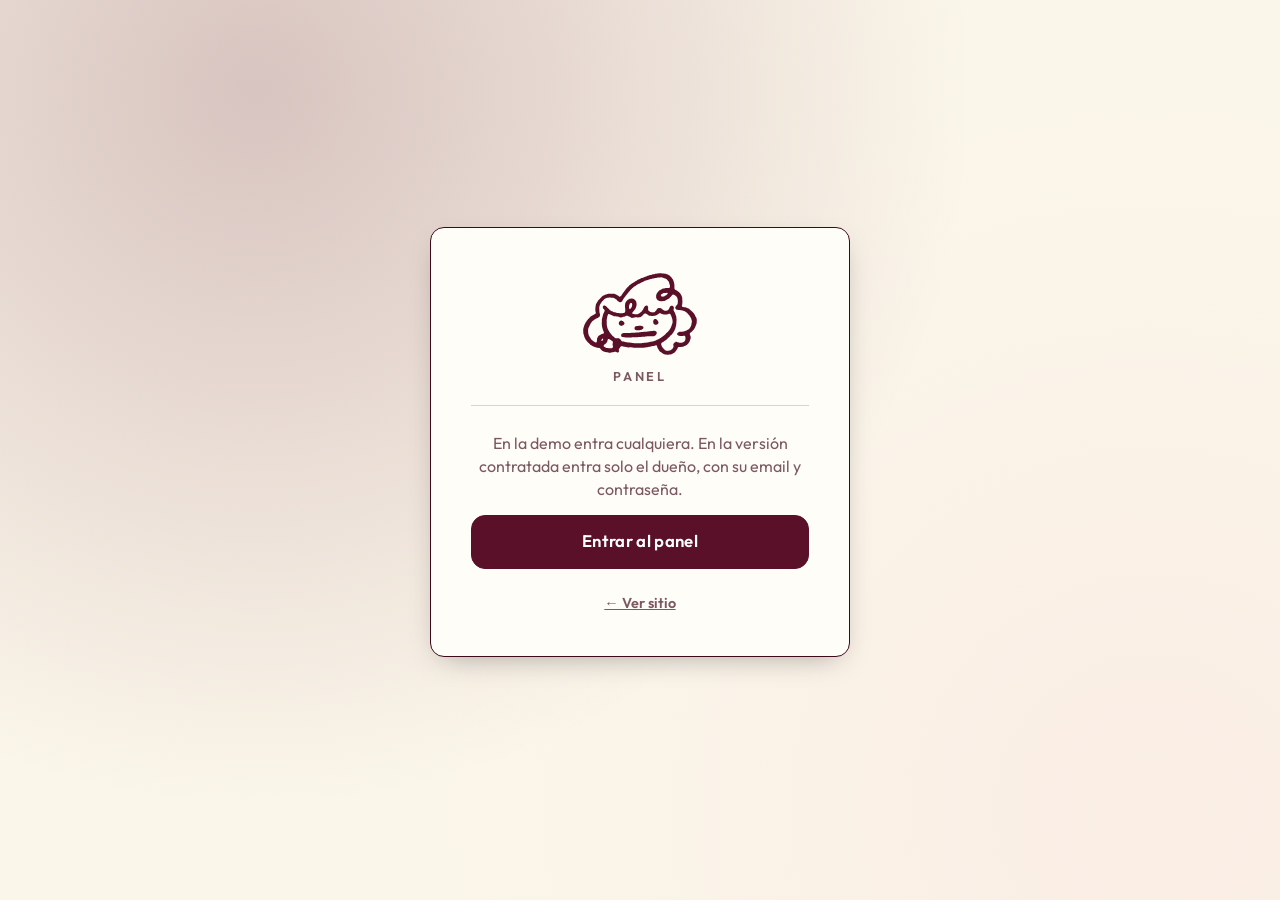
<file: admin/index.html>
<!doctype html>
<!-- Plantilla del panel. Va en web/admin/index.html de cada demo (scripts/instalar.mjs la copia). -->
<html lang="es">
<head>
<meta charset="utf-8">
<meta name="viewport" content="width=device-width, initial-scale=1, viewport-fit=cover">
<meta name="robots" content="noindex, nofollow">
<meta name="theme-color" content="#111111">
<title>Panel</title>
<script>
  // /admin sin barra final rompe las rutas relativas en algunos servidores (XAMPP): la agregamos.
  if (!/\/$|\.html$/.test(location.pathname)) location.replace(location.pathname + '/' + location.search + location.hash);
</script>
<link rel="stylesheet" href="../css/fuentes.css?v=1">
<link rel="stylesheet" href="../kit/kit.css?v=2">
<link rel="stylesheet" href="../kit/admin/admin.css?v=2">
</head>
<body>
<div id="kit-admin" class="kit-root kit-admin" aria-busy="true"></div>
<script type="module">
  import { initAdmin } from '../kit/admin/admin.js?v=2';
  initAdmin({ config: '../cliente.json', sitio: '../' });
</script>
</body>
</html>
</file>
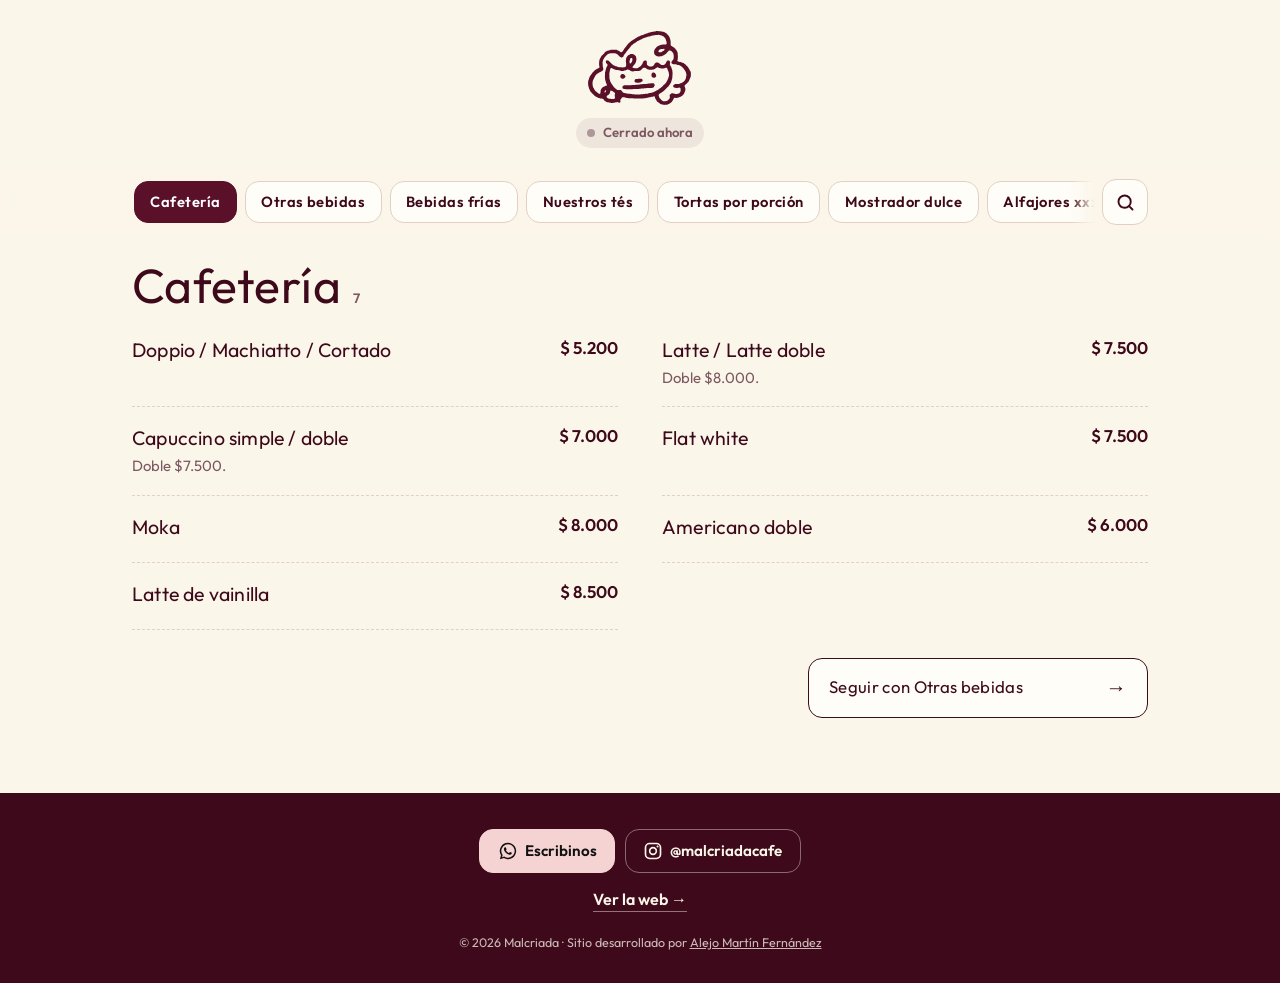
<file: carta/index.html>
<!doctype html>
<!-- Carta pública: la página a la que lleva el QR de las mesas. Va en web/carta/index.html de cada demo (scripts/instalar.mjs la copia).
     Se edita desde /admin (Carta) y el QR + las tarjetas para imprimir salen de /admin (QR de la carta). -->
<html lang="es">
<head>
<meta charset="utf-8">
<meta name="viewport" content="width=device-width, initial-scale=1, viewport-fit=cover">
<meta name="theme-color" content="#ffffff">
<title>Carta</title>
<meta name="description" content="Carta online, siempre actualizada.">
<script>
  // /carta sin barra final rompe las rutas relativas en algunos servidores (XAMPP): la agregamos.
  if (!/\/$|\.html$/.test(location.pathname)) location.replace(location.pathname + '/' + location.search + location.hash);
</script>
<link rel="preconnect" href="https://fonts.googleapis.com"><link rel="preconnect" href="https://fonts.gstatic.com" crossorigin>
<link rel="stylesheet" href="../css/fuentes.css?v=1">
<link rel="stylesheet" href="../kit/kit.css?v=1">
<link rel="stylesheet" href="../kit/menu.css?v=1">
</head>
<body>
<div id="kit-menu" class="kit-root kit-menu" aria-busy="true"></div>
<script type="module">
  import { initMenu } from '../kit/modules/menu.js?v=1';
  initMenu({ config: '../cliente.json', sitio: '../', imagenes: { lqip: '../img/lqip.json' } });
</script>
</body>
</html>
</file>
<file: kit/kit.css>
/* KIT DEMOS — estilos de módulos y popups.
   Todo sale de las variables --kit-* que arma core/theme.js desde cliente.json → marca.
   Cada demo puede pisar cualquier variable o clase .kit-* en su propio CSS. */

:root {
  --kit-bg: #fff; --kit-surface: #fff; --kit-text: #151515; --kit-muted: #666; --kit-primary: #111; --kit-on-primary: #fff;
  --kit-accent: #fc0; --kit-on-accent: #111; --kit-border: #ddd; --kit-ok: #1f9d55; --kit-warn: #d97706; --kit-danger: #d42a1d;
  --kit-font-head: inherit; --kit-font-body: inherit; --kit-head-case: uppercase;
  --kit-radius: 14px; --kit-radius-btn: 12px; --kit-border-w: 1.5px; --kit-shadow: 0 10px 30px -12px rgba(0,0,0,.35);
  --kit-ease: cubic-bezier(.2,.8,.2,1); --kit-z: 9000;
}
.kit-root, .kit-root *, .kit-root *::before, .kit-root *::after { box-sizing: border-box; }
.kit-root [hidden], .kit-root[hidden] { display: none !important; }
.kit-root { font-family: var(--kit-font-body); color: var(--kit-text); -webkit-tap-highlight-color: transparent; }
.kit-sr { position: absolute !important; width: 1px; height: 1px; overflow: hidden; clip: rect(0 0 0 0); white-space: nowrap; }
html.kit-lock { overflow: hidden; }
html.kit-lock body { overflow: hidden; touch-action: none; }

/* ---------- botones ---------- */
.kit-btn {
  appearance: none; display: inline-flex; align-items: center; justify-content: center; gap: .45em;
  min-height: 44px; padding: .7em 1.15em; border: var(--kit-border-w) solid var(--kit-primary); border-radius: var(--kit-radius-btn);
  background: var(--kit-primary); color: var(--kit-on-primary); font: 700 .95rem/1.1 var(--kit-font-body); text-decoration: none;
  cursor: pointer; transition: transform .15s var(--kit-ease), filter .15s, background .2s, box-shadow .2s; white-space: nowrap;
}
.kit-btn:hover { filter: brightness(1.08); }
.kit-btn:active { transform: translateY(1px) scale(.98); }
.kit-btn:focus-visible, .kit-chip:focus-visible, .kit-tab:focus-visible, .kit-add:focus-visible, .kit-x:focus-visible { outline: 3px solid var(--kit-accent); outline-offset: 2px; }
.kit-btn--ghost { background: var(--kit-surface); color: var(--kit-text); border-color: var(--kit-border); }
.kit-btn--danger { background: var(--kit-danger); border-color: var(--kit-danger); color: #fff; }
.kit-btn--danger-t { color: var(--kit-danger); }
.kit-btn--sm { min-height: 36px; padding: .45em .85em; font-size: .85rem; }
.kit-btn--big { min-height: 54px; font-size: 1.05rem; font-family: var(--kit-font-head); text-transform: var(--kit-head-case); letter-spacing: .02em; }
.kit-btn--block { width: 100%; }
.kit-btn[disabled] { opacity: .55; cursor: not-allowed; }
.kit-btn.is-loading { position: relative; color: transparent !important; }
.kit-btn.is-loading::after { content: ""; position: absolute; width: 20px; height: 20px; border: 2.5px solid var(--kit-on-primary); border-right-color: transparent; border-radius: 50%; animation: kit-spin .7s linear infinite; }
.kit-icon { appearance: none; width: 36px; height: 36px; display: inline-grid; place-items: center; border: var(--kit-border-w) solid var(--kit-border); border-radius: 10px; background: var(--kit-surface); color: var(--kit-text); cursor: pointer; font-size: 1rem; }
.kit-icon--danger { color: var(--kit-danger); }
.kit-icon[disabled] { opacity: .35; cursor: default; }
.kit-row { display: flex; gap: .6rem; flex-wrap: wrap; align-items: center; }
.kit-row--end { justify-content: flex-end; } .kit-row--center { justify-content: center; } .kit-row--between { justify-content: space-between; }
.kit-row--stack { flex-direction: column; align-items: stretch; }

/* ---------- badges / tags ---------- */
.kit-badge { display: inline-flex; align-items: center; gap: .3em; padding: .28em .6em; border-radius: 999px; font: 700 .72rem/1 var(--kit-font-body); letter-spacing: .02em; background: color-mix(in srgb, var(--kit-text) 9%, var(--kit-surface)); color: var(--kit-text); white-space: nowrap; }
.kit-badge--ok { background: color-mix(in srgb, var(--kit-ok) 16%, var(--kit-surface)); color: color-mix(in srgb, var(--kit-ok) 75%, #000); }
.kit-badge--warn { background: color-mix(in srgb, var(--kit-warn) 18%, var(--kit-surface)); color: color-mix(in srgb, var(--kit-warn) 70%, #000); }
.kit-badge--danger, .kit-badge--off { background: color-mix(in srgb, var(--kit-danger) 14%, var(--kit-surface)); color: color-mix(in srgb, var(--kit-danger) 80%, #000); }
.kit-badge--new { background: var(--kit-accent); color: var(--kit-on-accent); animation: kit-pulse 1.4s ease-in-out 3; }
.kit-tag { display: inline-grid; place-items: center; width: 1.15em; height: 1.15em; vertical-align: -.12em; margin-left: .15em; color: var(--kit-primary); }
.kit-tag svg { width: 100%; height: 100%; }
.kit-tag--txt { width: auto; height: auto; font-size: .7em; padding: .15em .45em; border-radius: 999px; background: var(--kit-accent); color: var(--kit-on-accent); }

/* ---------- carta ---------- */
.kit-carta { --kit-cols: 1; }
.kit-tabs { display: flex; gap: .5rem; overflow-x: auto; scrollbar-width: none; padding: 2px 2px 10px; margin-bottom: .5rem; scroll-snap-type: x proximity; }
.kit-tabs::-webkit-scrollbar { display: none; }
.kit-tab {
  appearance: none; flex: 0 0 auto; scroll-snap-align: start; min-height: 44px; padding: .55em 1.1em;
  border: var(--kit-border-w) solid var(--kit-text); border-radius: var(--kit-radius-btn); background: var(--kit-surface); color: var(--kit-text);
  font: 700 .95rem/1 var(--kit-font-head); text-transform: var(--kit-head-case); letter-spacing: .03em; cursor: pointer; transition: background .2s, color .2s, transform .15s;
}
.kit-tab.is-on { background: var(--kit-primary); border-color: var(--kit-primary); color: var(--kit-on-primary); }
.kit-carta__panel { display: grid; grid-template-columns: repeat(var(--kit-cols), minmax(0, 1fr)); gap: 0 2rem; }
.kit-item {
  display: grid; grid-template-columns: auto minmax(0, 1fr) auto; gap: .9rem; align-items: center; padding: 1rem 0;
  border-bottom: var(--kit-border-w) dashed var(--kit-border); min-width: 0;
  animation: kit-up .5s var(--kit-ease) both; animation-delay: calc(var(--i, 0) * 45ms);
}
.kit-item:not(:has(.kit-item__foto)) { grid-template-columns: minmax(0, 1fr) auto; }
.kit-item.is-off { opacity: .55; }
.kit-item__foto { width: 64px; height: 64px; object-fit: cover; border-radius: calc(var(--kit-radius) * .7); }
.kit-item__name { margin: 0 0 .25rem; font: 400 1.2rem/1.05 var(--kit-font-head); text-transform: var(--kit-head-case); }
.kit-item__n { margin-right: .5em; color: var(--kit-primary); }
.kit-item__desc { margin: 0; color: var(--kit-muted); font-size: .9rem; line-height: 1.4; }
.kit-item__side { display: flex; flex-direction: column; align-items: flex-end; gap: .45rem; }
.kit-price { font: 700 1.05rem/1 var(--kit-font-body); white-space: nowrap; }
.kit-price--na { font-size: .85rem; color: var(--kit-muted); font-weight: 600; }
/* botón de sumar (kit 1.20): "+" redondo que se abre en "− n +" dentro de un lugar fijo.
   El hueco [data-kit-qty] siempre mide lo mismo, así sumar nunca mueve ni estira la carta. */
[data-kit-qty] { --kq-h: var(--kit-qty-h, 44px); --kq-w: var(--kit-qty-w, 116px); position: relative; flex: none; display: inline-flex; align-items: center; justify-content: flex-end; width: var(--kq-w); height: var(--kq-h); }
@media (hover: hover) and (pointer: fine) { [data-kit-qty] { --kq-h: var(--kit-qty-h, 38px); --kq-w: var(--kit-qty-w, 104px); } }
.kit-add {
  appearance: none; flex: none; width: var(--kq-h, 40px); height: var(--kq-h, 40px); padding: 0; display: grid; place-items: center;
  border: var(--kit-border-w) solid var(--kit-primary); border-radius: 50%; background: var(--kit-surface); color: var(--kit-primary);
  cursor: pointer; touch-action: manipulation; transition: background .2s, color .2s, transform .15s var(--kit-ease);
}
.kit-add svg { width: 46%; height: 46%; fill: none; stroke: currentColor; stroke-width: 2.4; stroke-linecap: round; }
.kit-add:hover { background: var(--kit-primary); color: var(--kit-on-primary); }
.kit-add:active { transform: scale(.88); }
.kit-step { display: inline-flex; align-items: center; border: var(--kit-border-w) solid var(--kit-primary); border-radius: var(--kit-radius-btn); background: var(--kit-primary); color: var(--kit-on-primary); overflow: hidden; animation: kit-pop .25s var(--kit-ease); }
.kit-step button { appearance: none; width: 38px; height: 38px; border: 0; background: transparent; color: inherit; font: 800 1.15rem/1 var(--kit-font-body); cursor: pointer; }
[data-kit-qty] > .kit-step { width: 100%; height: 100%; justify-content: space-between; border-radius: 999px; animation: kit-qty-in .32s var(--kit-ease); }
[data-kit-qty] > .kit-step button { width: var(--kq-h); height: 100%; flex: none; font-size: 1.1rem; touch-action: manipulation; }
[data-kit-qty] > .kit-step output { flex: 1; min-width: 0; font-variant-numeric: tabular-nums; }
@keyframes kit-qty-in { from { clip-path: inset(0 0 0 calc(100% - var(--kq-h)) round 999px); } to { clip-path: inset(0 0 0 0 round 999px); } }
.kit-step button:disabled { opacity: .35; cursor: default; }
.kit-step output { min-width: 1.6em; text-align: center; font-weight: 800; }
.kit-step--lg button { width: 46px; height: 46px; }
.kit-step--lg output { min-width: 2.2em; font-size: 1.15rem; }
@media (min-width: 900px) { .kit-carta { --kit-cols: 2; } }

/* ---------- botón flotante del carrito ---------- */
.kit-fab {
  position: fixed; z-index: calc(var(--kit-z) - 2); right: max(14px, env(safe-area-inset-right)); bottom: max(14px, env(safe-area-inset-bottom));
  display: flex; align-items: center; gap: .7rem; padding: .55rem 1rem .55rem .6rem; min-height: 58px;
  border: var(--kit-border-w) solid var(--kit-text); border-radius: var(--kit-radius-btn); background: var(--kit-primary); color: var(--kit-on-primary);
  box-shadow: var(--kit-shadow); cursor: pointer; font-family: var(--kit-font-body); text-align: left;
  animation: kit-in-up .45s var(--kit-ease) both;
}
.kit-fab__ico { width: 40px; height: 40px; display: grid; place-items: center; border-radius: calc(var(--kit-radius-btn) * .8); background: color-mix(in srgb, var(--kit-on-primary) 16%, transparent); }
.kit-fab__ico svg { width: 22px; height: 22px; fill: none; stroke: currentColor; stroke-width: 2; stroke-linejoin: round; }
.kit-fab__txt { display: flex; flex-direction: column; line-height: 1.1; }
.kit-fab__label { font: 400 1rem/1 var(--kit-font-head); text-transform: var(--kit-head-case); letter-spacing: .03em; }
.kit-fab__total { font-weight: 700; font-size: .9rem; opacity: .92; }
.kit-fab__n { position: absolute; top: -9px; left: -9px; min-width: 26px; height: 26px; padding: 0 6px; display: grid; place-items: center; border-radius: 999px; background: var(--kit-accent); color: var(--kit-on-accent); font: 800 .8rem/1 var(--kit-font-body); border: 2px solid var(--kit-text); }
.kit-fab.bump { animation: kit-bump .45s var(--kit-ease); }
.kit-fly { position: fixed; z-index: var(--kit-z); width: 54px; height: 54px; margin: -27px 0 0 -27px; border-radius: 50%; background: var(--kit-accent); overflow: hidden; pointer-events: none; transition: transform .6s cubic-bezier(.5,-.3,.7,1), opacity .6s; box-shadow: 0 4px 14px rgba(0,0,0,.25); }
.kit-fly img { width: 100%; height: 100%; object-fit: cover; }

/* píldora "probá el panel" (solo demo) */
.kit-demo-pill {
  position: fixed; z-index: calc(var(--kit-z) - 3); left: max(14px, env(safe-area-inset-left)); bottom: max(14px, env(safe-area-inset-bottom));
  display: inline-flex; align-items: center; gap: .5rem; min-height: 44px; padding: .55rem .9rem; border-radius: 999px; background: var(--kit-surface); color: var(--kit-text);
  border: var(--kit-border-w) solid var(--kit-text); box-shadow: var(--kit-shadow); font: 700 .8rem/1 var(--kit-font-body); text-decoration: none;
  opacity: 0; transform: translateY(20px); transition: opacity .4s, transform .4s var(--kit-ease);
}
.kit-demo-pill.is-in { opacity: 1; transform: none; }
html.kit-lock .kit-demo-pill { opacity: 0; pointer-events: none; transform: translateY(20px); }
.kit-demo-pill__dot { width: 8px; height: 8px; border-radius: 50%; background: var(--kit-ok); box-shadow: 0 0 0 0 var(--kit-ok); animation: kit-ping 2s infinite; }
@media (max-width: 640px) { html.kit-has-cart .kit-demo-pill { bottom: calc(max(14px, env(safe-area-inset-bottom)) + 70px); } }

/* ---------- popups ---------- */
.kit-pop { position: fixed; inset: 0; z-index: var(--kit-z); display: grid; place-items: center; padding: 16px; }
.kit-pop__back { position: absolute; inset: 0; background: color-mix(in srgb, var(--kit-text) 55%, transparent); opacity: 0; transition: opacity .25s; }
.kit-pop__box {
  position: relative; width: min(520px, 100%); max-height: min(88vh, 100%); max-height: min(88dvh, 100%); display: flex; flex-direction: column;
  background: var(--kit-bg); color: var(--kit-text); border: var(--kit-border-w) solid var(--kit-text); border-radius: var(--kit-radius);
  box-shadow: var(--kit-shadow); outline: none; overflow: hidden;
  opacity: 0; transform: translateY(24px) scale(.97); transition: opacity .25s, transform .3s var(--kit-ease);
}
.kit-pop.is-open .kit-pop__back { opacity: 1; }
.kit-pop.is-open .kit-pop__box { opacity: 1; transform: none; }
.kit-pop.is-closing .kit-pop__box { transform: translateY(16px) scale(.98); }
.kit-pop__head { color: var(--kit-text); margin: 0; display: flex; align-items: center; justify-content: space-between; gap: 1rem; padding: 14px 14px 10px 20px; border-bottom: var(--kit-border-w) solid var(--kit-border); background: var(--kit-bg); }
.kit-pop__title { margin: 0; font: 400 1.35rem/1.05 var(--kit-font-head); text-transform: var(--kit-head-case); letter-spacing: .02em; }
.kit-pop--sm .kit-pop__head { border-bottom: 0; padding-bottom: 0; }
.kit-pop__body { padding: 16px 20px 20px; overflow: auto; overscroll-behavior: contain; -webkit-overflow-scrolling: touch; }
.kit-x { appearance: none; flex: 0 0 auto; width: 42px; height: 42px; display: grid; place-items: center; border: var(--kit-border-w) solid var(--kit-border); border-radius: 50%; background: var(--kit-surface); color: var(--kit-text); cursor: pointer; transition: transform .2s; }
.kit-x:hover { transform: rotate(90deg); }
.kit-x svg { width: 18px; height: 18px; stroke: currentColor; stroke-width: 2.4; stroke-linecap: round; }
.kit-pop--sm .kit-pop__box { width: min(420px, 100%); }
.kit-pop--editor .kit-pop__box { width: min(560px, 100%); }
.kit-pop--resv .kit-pop__box { width: min(600px, 100%); }

/* drawer: hoja inferior en mobile, panel lateral en desktop */
.kit-pop--drawer { place-items: end stretch; padding: 0; }
.kit-pop--drawer .kit-pop__box { width: 100%; max-height: 92vh; max-height: 92dvh; border-radius: var(--kit-radius) var(--kit-radius) 0 0; border-bottom: 0; transform: translateY(100%); }
.kit-pop--drawer .kit-pop__body { padding: 0; display: flex; flex-direction: column; min-height: 0; flex: 1; overflow: hidden; }
.kit-pop--drawer.is-closing .kit-pop__box { transform: translateY(100%); }
@media (min-width: 760px) {
  .kit-pop--drawer { place-items: stretch end; }
  .kit-pop--drawer .kit-pop__box { width: min(440px, 100%); height: 100%; max-height: none; border-radius: 0; border: 0; border-left: var(--kit-border-w) solid var(--kit-text); transform: translateX(100%); }
  .kit-pop--drawer.is-closing .kit-pop__box { transform: translateX(100%); }
}

/* ---------- carrito / checkout ---------- */
.kit-cart__scroll { flex: 1; overflow: auto; overscroll-behavior: contain; padding: 8px 20px 16px; }
.kit-lines { list-style: none; margin: 0 0 12px; padding: 0; }
.kit-line { display: grid; grid-template-columns: 52px minmax(0, 1fr) auto; gap: .75rem; align-items: center; padding: .7rem 0; border-bottom: var(--kit-border-w) dashed var(--kit-border); animation: kit-up .35s var(--kit-ease) both; }
.kit-line__img { width: 52px; height: 52px; border-radius: 10px; object-fit: cover; background: color-mix(in srgb, var(--kit-primary) 14%, var(--kit-surface)); display: block; }
.kit-line__body { display: flex; flex-direction: column; min-width: 0; }
.kit-line__body b { font: 400 1.05rem/1.1 var(--kit-font-head); text-transform: var(--kit-head-case); overflow-wrap: anywhere; }
.kit-line__body span { color: var(--kit-muted); font-size: .88rem; }
.kit-cart__foot { color: var(--kit-text); margin: 0; padding: 12px 20px max(16px, env(safe-area-inset-bottom)); border-top: var(--kit-border-w) solid var(--kit-text); background: var(--kit-surface); }
.kit-sum { display: grid; gap: .3rem; margin-bottom: .7rem; font-size: .92rem; }
.kit-sum > div { display: flex; justify-content: space-between; }
.kit-sum__total { font-size: 1.1rem; }
.kit-sum__total b { font: 400 1.5rem/1 var(--kit-font-head); }
.kit-empty { text-align: center; padding: 2.5rem 1.5rem; display: grid; gap: .5rem; justify-items: center; }
.kit-empty__t { font: 400 1.35rem/1.1 var(--kit-font-head); text-transform: var(--kit-head-case); margin: 0; }
.kit-empty p { margin: 0; color: var(--kit-muted); }
.kit-empty .kit-btn { margin-top: .8rem; }

/* ---------- formularios ---------- */
.kit-form { display: grid; gap: .85rem; }
.kit-field { display: grid; gap: .35rem; min-width: 0; }
.kit-field > span, .kit-label, .kit-pay legend { font: 700 .78rem/1 var(--kit-font-body); text-transform: uppercase; letter-spacing: .06em; color: var(--kit-muted); }
.kit-field input, .kit-field textarea, .kit-field select {
  width: 100%; min-height: 46px; padding: .7em .85em; border: var(--kit-border-w) solid var(--kit-border); border-radius: calc(var(--kit-radius-btn) * .8);
  background: var(--kit-surface); color: var(--kit-text); font: 500 16px/1.3 var(--kit-font-body); transition: border-color .2s, box-shadow .2s;
}
.kit-field textarea { resize: vertical; min-height: 64px; }
.kit-field input:focus, .kit-field textarea:focus, .kit-field select:focus { outline: none; border-color: var(--kit-primary); box-shadow: 0 0 0 3px color-mix(in srgb, var(--kit-primary) 22%, transparent); }
.kit-field-row { display: grid; grid-template-columns: 1fr 1fr; gap: .75rem; }
.kit-check { display: flex; align-items: center; gap: .6rem; font-weight: 600; cursor: pointer; }
.kit-check input { width: 20px; height: 20px; accent-color: var(--kit-primary); }
.kit-seg { display: grid; grid-auto-flow: column; grid-auto-columns: 1fr; gap: 0; padding: 4px; margin: 0; border: var(--kit-border-w) solid var(--kit-border); border-radius: var(--kit-radius-btn); background: var(--kit-surface); }
.kit-seg label { position: relative; }
.kit-seg input { position: absolute; opacity: 0; inset: 0; cursor: pointer; }
.kit-seg span { display: grid; place-items: center; min-height: 42px; border-radius: calc(var(--kit-radius-btn) * .75); font-weight: 700; font-size: .9rem; transition: background .2s, color .2s; text-align: center; padding: 0 .4rem; }
.kit-seg input:checked + span { background: var(--kit-primary); color: var(--kit-on-primary); }
.kit-seg input:focus-visible + span { outline: 3px solid var(--kit-accent); }
.kit-sedes { border: 0; padding: 0; margin: .1rem 0 0; min-width: 0; }
.kit-sedes legend { font: 700 .78rem/1 var(--kit-font-body); text-transform: uppercase; letter-spacing: .06em; color: var(--kit-muted); margin-bottom: .55rem; padding: 0; }
.kit-sedes__list { display: grid; grid-template-columns: repeat(auto-fill, minmax(min(100%, 9.5rem), 1fr)); gap: .5rem; }
.kit-sede { position: relative; display: block; cursor: pointer; min-width: 0; }
.kit-sede input { position: absolute; opacity: 0; inset: 0; cursor: pointer; }
.kit-sede span { display: flex; flex-direction: column; justify-content: center; gap: .15rem; min-height: 56px; padding: .55rem .8rem; border: var(--kit-border-w) solid var(--kit-border); border-radius: var(--kit-radius); background: var(--kit-surface); transition: background .2s, color .2s, border-color .2s; }
.kit-sede b { font-size: .95rem; line-height: 1.15; overflow-wrap: anywhere; }
.kit-sede small { font-size: .8rem; line-height: 1.25; opacity: .8; overflow-wrap: anywhere; }
.kit-sede input:checked + span { background: var(--kit-primary); color: var(--kit-on-primary); border-color: var(--kit-primary); }
.kit-sede input:focus-visible + span { outline: 3px solid var(--kit-accent); outline-offset: 2px; }
.kit-line__nota { font-style: normal; font-size: .82rem; color: var(--kit-muted); overflow-wrap: anywhere; }
.kit-pay { display: grid; gap: .5rem; border: 0; padding: 0; margin: .2rem 0 0; }
.kit-pay legend { margin-bottom: .5rem; }
.kit-pay__opt { position: relative; display: block; cursor: pointer; }
.kit-pay__opt input { position: absolute; opacity: 0; }
.kit-pay__card { display: grid; gap: .15rem; padding: .8rem 1rem .8rem 2.7rem; border: var(--kit-border-w) solid var(--kit-border); border-radius: var(--kit-radius-btn); background: var(--kit-surface); transition: border-color .2s, background .2s; position: relative; }
.kit-pay__card::before { content: ""; position: absolute; left: 1rem; top: 50%; width: 18px; height: 18px; margin-top: -9px; border-radius: 50%; border: 2px solid var(--kit-border); background: var(--kit-surface); transition: border .2s; }
.kit-pay__card small { color: var(--kit-muted); }
.kit-pay__opt input:checked + .kit-pay__card { border-color: var(--kit-primary); background: color-mix(in srgb, var(--kit-primary) 7%, var(--kit-surface)); }
.kit-pay__opt input:checked + .kit-pay__card::before { border: 6px solid var(--kit-primary); }
.kit-pay__opt input:focus-visible + .kit-pay__card { outline: 3px solid var(--kit-accent); }
.kit-msg { margin: 0 0 .6rem; padding: .6rem .8rem; border-radius: 10px; background: color-mix(in srgb, var(--kit-danger) 12%, var(--kit-surface)); color: color-mix(in srgb, var(--kit-danger) 85%, #000); font-weight: 600; font-size: .9rem; }
.kit-msg.shake { animation: kit-shake .35s; }
.kit-hint { color: var(--kit-muted); font-size: .88rem; margin: 0; }
.kit-error { padding: 1rem; color: var(--kit-danger); }

/* chips (días, horas, filtros) */
.kit-chips { display: flex; gap: .5rem; flex-wrap: wrap; }
.kit-chips--scroll { flex-wrap: nowrap; overflow-x: auto; scrollbar-width: none; padding: 2px 2px 6px; margin: 0 -2px; scroll-snap-type: x proximity; }
.kit-chips--scroll::-webkit-scrollbar { display: none; }
.kit-chips--grid { display: grid; grid-template-columns: repeat(auto-fill, minmax(74px, 1fr)); }
.kit-chips--grid > .kit-hint { grid-column: 1 / -1; }
.kit-chip {
  appearance: none; flex: 0 0 auto; scroll-snap-align: start; display: inline-flex; flex-direction: column; align-items: center; justify-content: center; gap: .15rem;
  min-height: 44px; padding: .45em .8em; border: var(--kit-border-w) solid var(--kit-border); border-radius: calc(var(--kit-radius-btn) * .8);
  background: var(--kit-surface); color: var(--kit-text); font: 700 .92rem/1 var(--kit-font-body); cursor: pointer; transition: background .15s, color .15s, border-color .15s, transform .12s;
}
.kit-chip small { font-weight: 600; font-size: .7rem; opacity: .8; }
.kit-chip:not([disabled]):hover { border-color: var(--kit-primary); }
.kit-chip.is-on { background: var(--kit-primary); border-color: var(--kit-primary); color: var(--kit-on-primary); animation: kit-pop .22s var(--kit-ease); }
.kit-chip[disabled] { opacity: .45; cursor: not-allowed; text-decoration: none; }
.kit-chip.is-full { text-decoration: line-through; }
.kit-chip--day { min-width: 72px; padding: .55em .7em; }
.kit-chip--day b { font-family: var(--kit-font-head); font-weight: 400; text-transform: var(--kit-head-case); font-size: 1rem; }

/* reservas */
.kit-resv { display: grid; gap: 1.1rem; }
.kit-resv__row { display: flex; align-items: center; justify-content: space-between; gap: 1rem; }
.kit-resv__block { display: grid; gap: .55rem; min-width: 0; }
.kit-resv__datos { display: grid; gap: .8rem; }
@media (min-width: 560px) { .kit-resv__datos { grid-template-columns: 1fr 1fr; } .kit-field--full { grid-column: 1 / -1; } }
.kit-resv .kit-step { background: var(--kit-surface); color: var(--kit-text); border-color: var(--kit-text); }
[data-kit="reservas"] .kit-resv { padding: clamp(16px, 4vw, 28px); background: var(--kit-bg); border: var(--kit-border-w) solid var(--kit-text); border-radius: var(--kit-radius); box-shadow: var(--kit-shadow); }

/* confirmaciones */
.kit-done { text-align: center; display: grid; gap: .55rem; justify-items: center; padding: .5rem 0 .3rem; }
.kit-done h3 { margin: .3rem 0 0; font: 400 1.6rem/1.05 var(--kit-font-head); text-transform: var(--kit-head-case); }
.kit-done p { margin: 0 0 .6rem; color: var(--kit-muted); max-width: 34ch; }
.kit-done__ico { width: 68px; height: 68px; border-radius: 50%; display: grid; place-items: center; background: var(--kit-primary); color: var(--kit-on-primary); animation: kit-pop .45s var(--kit-ease); }
.kit-done--warn .kit-done__ico { background: var(--kit-warn); color: #fff; }
.kit-done__ico svg { width: 34px; height: 34px; fill: none; stroke: currentColor; stroke-width: 3; stroke-linecap: round; stroke-linejoin: round; stroke-dasharray: 30; animation: kit-draw .5s .2s backwards; }
.kit-confirm p { margin: .2rem 0 1.2rem; font-size: 1.02rem; line-height: 1.45; }
.kit-sim { display: grid; gap: .8rem; }
.kit-sim__tag { justify-self: start; margin: 0; padding: .25em .6em; border-radius: 6px; background: var(--kit-accent); color: var(--kit-on-accent); font: 800 .72rem/1 var(--kit-font-body); letter-spacing: .1em; }
.kit-sim p { margin: 0; color: var(--kit-muted); }
.kit-sim__total { display: flex; justify-content: space-between; align-items: baseline; padding: .9rem 1rem; border: var(--kit-border-w) dashed var(--kit-border); border-radius: var(--kit-radius-btn); }
.kit-sim__total b { font: 400 1.6rem/1 var(--kit-font-head); }

/* toasts */
.kit-toasts { position: fixed; z-index: calc(var(--kit-z) + 10); left: 50%; top: max(14px, env(safe-area-inset-top)); transform: translateX(-50%); display: grid; gap: .5rem; width: min(92vw, 420px); pointer-events: none; }
.kit-toast { padding: .75rem 1rem; border-radius: var(--kit-radius-btn); background: var(--kit-text); color: var(--kit-bg); font: 600 .92rem/1.3 var(--kit-font-body); box-shadow: 0 10px 30px -10px rgba(0,0,0,.5); opacity: 0; transform: translateY(-12px); transition: opacity .25s, transform .3s var(--kit-ease); text-align: center; }
.kit-toast--warn { background: var(--kit-warn); color: #fff; }
.kit-toast.is-in { opacity: 1; transform: none; }

/* switch */
.kit-switch { position: relative; display: inline-flex; cursor: pointer; }
.kit-switch input { position: absolute; z-index: 1; opacity: 0; width: 100%; height: 100%; margin: 0; cursor: pointer; }
.kit-switch__ui { width: 46px; height: 28px; border-radius: 999px; background: var(--kit-border); position: relative; transition: background .2s; }
.kit-switch__ui::after { content: ""; position: absolute; top: 3px; left: 3px; width: 22px; height: 22px; border-radius: 50%; background: #fff; box-shadow: 0 1px 3px rgba(0,0,0,.3); transition: transform .2s var(--kit-ease); }
.kit-switch input:checked + .kit-switch__ui { background: var(--kit-ok); }
.kit-switch input:checked + .kit-switch__ui::after { transform: translateX(18px); }
.kit-switch input:focus-visible + .kit-switch__ui { outline: 3px solid var(--kit-accent); outline-offset: 2px; }

/* ---------- animaciones ---------- */
@keyframes kit-up { from { opacity: 0; transform: translateY(12px); } }
@keyframes kit-in-up { from { opacity: 0; transform: translateY(30px) scale(.9); } }
@keyframes kit-pop { 0% { transform: scale(.85); } 60% { transform: scale(1.06); } 100% { transform: none; } }
@keyframes kit-bump { 0%, 100% { transform: none; } 35% { transform: scale(1.12) rotate(-3deg); } 65% { transform: scale(.96); } }
@keyframes kit-spin { to { transform: rotate(360deg); } }
@keyframes kit-shake { 25% { transform: translateX(-6px); } 50% { transform: translateX(5px); } 75% { transform: translateX(-3px); } }
@keyframes kit-draw { from { stroke-dashoffset: 30; } to { stroke-dashoffset: 0; } }
@keyframes kit-pulse { 50% { transform: scale(1.12); } }
@keyframes kit-ping { 0% { box-shadow: 0 0 0 0 color-mix(in srgb, var(--kit-ok) 60%, transparent); } 80%, 100% { box-shadow: 0 0 0 9px transparent; } }
@media (prefers-reduced-motion: reduce) {
  .kit-root *, .kit-fab, .kit-pop__box, .kit-item { animation: none !important; transition: none !important; }
}

/* descuento por medio de pago (efectivo al retirar) */
.kit-sum__desc { color: var(--kit-accent); font-weight: 700; }

/* ---------- encargos: día y franja de retiro (v1.3) ---------- */
.kit-retiro, .kit-franjas { border: 0; padding: 0; margin: .1rem 0 0; min-width: 0; }
.kit-retiro legend, .kit-franjas legend { display: flex; flex-wrap: wrap; align-items: baseline; gap: .2rem .6rem; font: 700 .78rem/1.2 var(--kit-font-body); text-transform: uppercase; letter-spacing: .06em; color: var(--kit-muted); margin-bottom: .55rem; padding: 0; }
.kit-retiro legend small { font-weight: 600; text-transform: none; letter-spacing: 0; font-size: .82rem; }
.kit-dias { display: flex; gap: .5rem; overflow-x: auto; overscroll-behavior-x: contain; scroll-snap-type: x proximity; padding: 2px 2px 6px; margin: 0 -2px; scrollbar-width: none; }
.kit-dias::-webkit-scrollbar { display: none; }
.kit-dia, .kit-franja { position: relative; flex: 0 0 auto; scroll-snap-align: start; cursor: pointer; }
.kit-dia input, .kit-franja input { position: absolute; opacity: 0; inset: 0; margin: 0; cursor: pointer; }
.kit-dia span { display: grid; justify-items: center; gap: 2px; min-width: 56px; min-height: 64px; padding: .45rem .4rem; box-sizing: border-box; border: var(--kit-border-w) solid var(--kit-border); border-radius: var(--kit-radius-btn); background: var(--kit-surface); transition: background .2s, color .2s, border-color .2s, transform .15s; }
.kit-dia small { font: 600 .72rem/1 var(--kit-font-body); text-transform: capitalize; color: var(--kit-muted); }
.kit-dia b { font: 700 1.2rem/1 var(--kit-font-body); }
.kit-dia.is-on span, .kit-dia input:checked + span { background: var(--kit-text); border-color: var(--kit-text); color: var(--kit-surface); }
.kit-dia.is-on small, .kit-dia input:checked + span small { color: inherit; opacity: .8; }
.kit-dia.is-off { cursor: not-allowed; } .kit-dia.is-off span { opacity: .38; }
.kit-dia input:focus-visible + span, .kit-franja input:focus-visible + span { outline: 3px solid var(--kit-accent); outline-offset: 2px; }
.kit-franjas__list { display: grid; grid-template-columns: repeat(auto-fit, minmax(min(100%, 8.5rem), 1fr)); gap: .5rem; }
.kit-franja span { display: grid; gap: 3px; min-height: 52px; padding: .55rem .75rem; box-sizing: border-box; border: var(--kit-border-w) solid var(--kit-border); border-radius: var(--kit-radius-btn); background: var(--kit-surface); transition: background .2s, color .2s, border-color .2s; }
.kit-franja b { font: 700 .95rem/1 var(--kit-font-body); } .kit-franja small { font-size: .8rem; color: var(--kit-muted); }
.kit-franja.is-on span, .kit-franja input:checked + span { background: var(--kit-text); border-color: var(--kit-text); color: var(--kit-surface); }
.kit-franja.is-on small, .kit-franja input:checked + span small { color: inherit; opacity: .8; }
.kit-franja.is-off { cursor: not-allowed; } .kit-franja.is-off span { opacity: .38; text-decoration: line-through; }
.kit-hint { margin: .5rem 0 0; font-size: .85rem; line-height: 1.45; color: var(--kit-muted); }
.kit-aviso { margin: 0 0 .7rem; padding: .65rem .8rem; border-radius: calc(var(--kit-radius) * .7); background: color-mix(in srgb, var(--kit-warn) 12%, var(--kit-surface)); color: color-mix(in srgb, var(--kit-warn) 55%, #000); font-size: .85rem; line-height: 1.45; }
.kit-pay__opt.is-off { opacity: .55; cursor: not-allowed; }
.kit-tab--especial { border-style: dashed; }

/* botón de carrito propio de la demo ([data-kit-target]) */
.kit-bump { animation: kit-bump .45s var(--kit-ease); }

/* ---------- reservas por servicio y tanda (1.4) ---------- */
.kit-seg--serv { min-height: 52px; }
.kit-seg--serv span { flex-direction: column; gap: 1px; min-height: 46px; }
.kit-seg--serv small { font-weight: 600; font-size: .7rem; opacity: .75; }
.kit-seg--serv input:disabled + span { opacity: .45; cursor: not-allowed; }
.kit-tandas { display: grid; gap: .9rem; min-height: 120px; align-content: start; }
.kit-tanda { display: grid; gap: .45rem; }
.kit-tanda__t { font: 700 .74rem/1.2 var(--kit-font-body); letter-spacing: .14em; text-transform: uppercase; color: var(--kit-muted); }
.kit-tanda.is-full .kit-tanda__t { text-decoration: none; }
.kit-extras { display: grid; gap: .55rem; }
.kit-extras .kit-check { font-weight: 600; min-height: 32px; }

/* ---------- gift cards (1.4) ---------- */
.kit-line__img--gc { display: grid; place-items: center; color: var(--kit-primary); }
.kit-line__img--gc svg { width: 26px; height: 26px; fill: none; stroke: currentColor; stroke-width: 1.6; stroke-linecap: round; stroke-linejoin: round; }
.kit-gc-x { appearance: none; border: var(--kit-border-w) solid var(--kit-border); background: var(--kit-surface); color: var(--kit-text); font: 700 .8rem/1 var(--kit-font-body); min-height: 40px; padding: 0 .85em; border-radius: var(--kit-radius-btn); cursor: pointer; }
.kit-gc-x:hover { border-color: var(--kit-danger); color: var(--kit-danger); }
.kit-gcs { list-style: none; margin: 0 0 .6rem; padding: 0; display: grid; gap: .5rem; width: 100%; }
.kit-gcs li { display: grid; gap: 2px; padding: .75rem .9rem; border: var(--kit-border-w) dashed var(--kit-border); border-radius: calc(var(--kit-radius) * .6); text-align: left; }
.kit-gcs b { font: 400 1.5rem/1 var(--kit-font-head); letter-spacing: .06em; }
.kit-gcs span, .kit-gcs small { color: var(--kit-muted); font-size: .88rem; }
.kit-gcform { display: grid; gap: 1.1rem; }
[data-kit="giftcard"] .kit-gcform { padding: clamp(16px, 4vw, 28px); background: var(--kit-bg); border: var(--kit-border-w) solid var(--kit-text); border-radius: var(--kit-radius); box-shadow: var(--kit-shadow); }

/* ---------- tamaños y seña (1.5) ---------- */
.kit-line__det { display: block; font-style: normal; font-size: .85rem; color: var(--kit-muted); }
.kit-line__sena { display: inline-block; margin-left: .3rem; padding: .05rem .45rem; border-radius: 999px; background: var(--kit-accent); color: var(--kit-on-accent); font-size: .72rem; font-weight: 700; vertical-align: 1px; }
.kit-sum__resto { color: var(--kit-muted); }

/* cargador de imágenes (core/imagenes.js): nunca un hueco gris mientras baja una foto */
img.kit-ph.kit-ph {
  background:
    linear-gradient(100deg, transparent 32%, rgba(255, 255, 255, .42) 50%, transparent 68%) 0 0 / 260% 100% no-repeat,
    var(--kit-lqip, none) center / cover no-repeat,
    color-mix(in srgb, var(--kit-primary, #8a7b70) 14%, var(--kit-surface, #f1ebe6));
  animation: kit-ph 1.25s linear infinite;
}
img.kit-ph--ok { animation: kit-ph-in .6s cubic-bezier(.2, .7, .2, 1); }
@keyframes kit-ph { from { background-position: 130% 0, center, 0 0; } to { background-position: -30% 0, center, 0 0; } }
@keyframes kit-ph-in { from { filter: blur(14px) saturate(1.2); opacity: .55; } to { filter: none; opacity: 1; } }
@media (prefers-reduced-motion: reduce) { img.kit-ph.kit-ph { animation: none; } img.kit-ph--ok { animation: none; } }

/* ---------- esqueletos (2.0): mientras llegan los datos se ve la forma de lo que viene, nunca un hueco ---------- */
/* La carta vacía (antes de que cargue cliente.json) reserva su lugar y muestra renglones: título, descripción y precio. */
[data-kit="carta"]:empty, .kit-sk--lista {
  --kit-sk: color-mix(in srgb, var(--kit-text, #3a3330) 11%, transparent);
  display: block; min-height: var(--kit-sk-alto, 26rem); border-radius: var(--kit-radius, 12px);
  background:
    linear-gradient(100deg, transparent 30%, color-mix(in srgb, var(--kit-bg, #fff) 75%, transparent) 50%, transparent 70%) 0 0 / 250% 100% no-repeat,
    repeating-linear-gradient(to bottom, var(--kit-sk) 0 1.05rem, transparent 1.05rem 5.2rem) 0 .6rem / 46% 100% no-repeat,
    repeating-linear-gradient(to bottom, transparent 0 1.75rem, var(--kit-sk) 1.75rem 2.45rem, transparent 2.45rem 5.2rem) 0 .6rem / 72% 100% no-repeat,
    repeating-linear-gradient(to bottom, var(--kit-sk) 0 1.05rem, transparent 1.05rem 5.2rem) 100% .6rem / 3.6rem 100% no-repeat;
  animation: kit-sk 1.3s linear infinite;
}
/* Piezas sueltas para las demos: <span class="kit-sk kit-sk--texto"></span>, <div class="kit-sk" style="height:12rem"></div> */
.kit-sk {
  --kit-sk: color-mix(in srgb, var(--kit-text, #3a3330) 11%, transparent);
  display: block; border-radius: var(--kit-radius, 12px); color: transparent !important; user-select: none; pointer-events: none;
  background: linear-gradient(100deg, transparent 30%, color-mix(in srgb, var(--kit-bg, #fff) 75%, transparent) 50%, transparent 70%) 0 0 / 250% 100% no-repeat, var(--kit-sk);
  animation: kit-sk-b 1.3s linear infinite;
}
.kit-sk--texto { height: 1em; width: 62%; border-radius: 999px; margin: .35em 0; }
.kit-sk--corto { width: 34%; }
.kit-sk--redondo { border-radius: 50%; aspect-ratio: 1; }
@keyframes kit-sk { from { background-position: 130% 0, 0 .6rem, 0 .6rem, 100% .6rem; } to { background-position: -30% 0, 0 .6rem, 0 .6rem, 100% .6rem; } }
@keyframes kit-sk-b { from { background-position: 130% 0, 0 0; } to { background-position: -30% 0, 0 0; } }
@media (prefers-reduced-motion: reduce) { [data-kit="carta"]:empty, .kit-sk, .kit-sk--lista { animation: none; } }

/* ---------- estadías (alojamientos) ---------- */
.kit-est { container-type: inline-size; }
.kit-est__in { display: grid; gap: 22px; }
@container (min-width: 860px) { .kit-est__in { grid-template-columns: minmax(0, 1.25fr) minmax(0, 1fr); gap: 32px; align-items: start; } .kit-est:not(.kit-est--pop) .kit-est__cal { position: sticky; top: var(--kit-sticky-top, 96px); } }
.kit-est__cal { background: var(--kit-surface); border: var(--kit-border-w) solid var(--kit-border); border-radius: var(--kit-radius); padding: 16px; min-width: 0; }
.kit-est__nav { display: flex; align-items: center; gap: 10px; margin-bottom: 8px; }
.kit-est__titulos { text-transform: capitalize !important; flex: 1; display: grid; grid-template-columns: 1fr; text-align: center; font: 400 1.15rem/1.1 var(--kit-font-head); text-transform: var(--kit-head-case); }
.kit-est__tit--2 { display: none; }
.kit-est__flecha { appearance: none; width: 44px; height: 44px; flex: none; display: grid; place-items: center; border: var(--kit-border-w) solid var(--kit-border); border-radius: 50%; background: var(--kit-bg); color: var(--kit-text); cursor: pointer; transition: transform .15s, background .2s; touch-action: manipulation; }
.kit-est__flecha svg { width: 18px; height: 18px; fill: none; stroke: currentColor; stroke-width: 2.4; stroke-linecap: round; stroke-linejoin: round; }
.kit-est__flecha:disabled { opacity: .35; cursor: default; }
.kit-est__flecha:not(:disabled):active { transform: scale(.94); }
.kit-est__meses { display: grid; grid-template-columns: minmax(0, 1fr); gap: 28px; }
.kit-est__mes + .kit-est__mes { display: none; }
@container (min-width: 600px) {
  .kit-est__meses { grid-template-columns: repeat(2, minmax(0, 1fr)); }
  .kit-est__mes + .kit-est__mes { display: block; }
  .kit-est__titulos { grid-template-columns: repeat(2, minmax(0, 1fr)); gap: 28px; }
  .kit-est__tit--2 { display: block; }
}
.kit-est__mes-t { display: none; }
.kit-est__sem, .kit-est__grid { display: grid; grid-template-columns: repeat(7, minmax(0, 1fr)); }
.kit-est__sem span { text-align: center; font: 700 .72rem/1 var(--kit-font-body); text-transform: uppercase; letter-spacing: .04em; color: var(--kit-muted); padding: 6px 0 8px; }
.kit-est__grid { row-gap: 4px; }
.kit-est__d { appearance: none; position: relative; min-height: 44px; border: 0; background: transparent; color: var(--kit-text); font: 600 1rem/1 var(--kit-font-body); cursor: pointer; border-radius: 0; touch-action: manipulation; transition: background .15s, color .15s; }
.kit-est__d:disabled { color: color-mix(in srgb, var(--kit-text) 30%, transparent); cursor: default; }
.kit-est__d.is-occ { color: color-mix(in srgb, var(--kit-text) 38%, transparent); text-decoration: line-through; text-decoration-thickness: 1.5px; }
.kit-est__d.is-occ:not(:disabled) { color: var(--kit-text); text-decoration: none; }
.kit-est__d.is-hoy::after { content: ""; position: absolute; left: 50%; bottom: 6px; width: 4px; height: 4px; margin-left: -2px; border-radius: 50%; background: var(--kit-primary); }
.kit-est__d.is-in { background: color-mix(in srgb, var(--kit-primary) 16%, transparent); }
.kit-est__d.is-ini, .kit-est__d.is-fin { background: var(--kit-primary); color: var(--kit-on-primary); font-weight: 800; animation: kit-pop .25s var(--kit-ease); }
.kit-est__d.is-ini { border-radius: 999px 0 0 999px; }
.kit-est__d.is-fin { border-radius: 0 999px 999px 0; }
.kit-est__d.is-solo { border-radius: 999px; }
.kit-est__d.is-prev { background: color-mix(in srgb, var(--kit-primary) 55%, transparent); }
.kit-est__d.is-ini::after, .kit-est__d.is-fin::after { background: var(--kit-on-primary); }
@media (hover: hover) { .kit-est__d:not(:disabled):not(.is-ini):not(.is-fin):hover { background: color-mix(in srgb, var(--kit-primary) 22%, transparent); border-radius: 999px; } }
.kit-est__d:focus-visible { outline: 3px solid var(--kit-accent); outline-offset: -3px; z-index: 1; }
.kit-est__ley { display: flex; flex-wrap: wrap; gap: 6px 16px; margin-top: 14px; font-size: .85rem; color: var(--kit-muted); line-height: 1.4; }
.kit-est__ley span { display: inline-flex; align-items: center; gap: 6px; }
.kit-est__dot { width: 12px; height: 12px; border-radius: 50%; display: inline-block; }
.kit-est__dot--sel { background: var(--kit-primary); }
.kit-est__dot--occ { background: color-mix(in srgb, var(--kit-text) 18%, transparent); }
.kit-est__side { display: grid; gap: 16px; min-width: 0; }
.kit-est__habs { border: 0; margin: 0; padding: 0; min-width: 0; }
.kit-est__habs legend { margin-bottom: 8px; }
.kit-est__habs > div { display: grid; gap: 10px; }
.kit-est__hab { position: relative; display: flex; align-items: center; gap: 12px; padding: 10px; border: var(--kit-border-w) solid var(--kit-border); border-radius: var(--kit-radius); background: var(--kit-surface); cursor: pointer; transition: border-color .2s, box-shadow .2s, transform .15s; min-width: 0; }
.kit-est__hab input { position: absolute; opacity: 0; pointer-events: none; }
.kit-est__hab img { width: 84px; height: 64px; flex: none; object-fit: cover; border-radius: calc(var(--kit-radius) * .7); }
.kit-est__hab-tx { display: grid; gap: 3px; min-width: 0; }
.kit-est__hab-tx b { font-size: 1.02rem; }
.kit-est__hab-tx small { color: var(--kit-muted); font-size: .88rem; line-height: 1.3; }
.kit-est__hab-tx em { font-style: normal; font-weight: 700; font-size: .88rem; color: var(--kit-primary); min-height: 1.2em; }
.kit-est__hab.is-on { border-color: var(--kit-primary); box-shadow: 0 0 0 2px var(--kit-primary); }
.kit-est__hab.is-off { opacity: .5; cursor: not-allowed; }
.kit-est__hab.is-off em { color: var(--kit-muted); }
.kit-est__hab:has(input:focus-visible) { outline: 3px solid var(--kit-accent); outline-offset: 2px; }
@media (hover: hover) { .kit-est__hab:not(.is-off):hover { border-color: var(--kit-primary); } }
.kit-est__res { display: grid; gap: 8px; padding: 16px 18px; border-radius: var(--kit-radius); background: var(--kit-primary); color: var(--kit-on-primary); }
.kit-est__res div { display: flex; justify-content: space-between; gap: 12px; font-size: .98rem; }
.kit-est__res b { white-space: nowrap; }
.kit-est__sena { padding-top: 8px; border-top: 1px solid color-mix(in srgb, var(--kit-on-primary) 25%, transparent); }
.kit-est__min { margin: 0; font-size: .85rem; font-weight: 700; }
.kit-est__datos { display: grid; gap: 12px; }
@container (min-width: 420px) { .kit-est__datos { grid-template-columns: repeat(2, minmax(0, 1fr)); } .kit-est__datos .kit-field--full { grid-column: 1 / -1; } }
.kit-est__datos .kit-field input, .kit-est__datos .kit-field select, .kit-est__datos .kit-field textarea { font-size: 16px; }
.kit-est__hues .kit-step { align-self: start; justify-self: start; width: max-content; }
.kit-est__hues .kit-step button { width: 44px; height: 44px; }
.kit-est__hues output { min-width: 28px; text-align: center; font-weight: 800; }
.kit-est__acciones { display: grid; gap: 10px; }
@container (min-width: 520px) { .kit-est__acciones { grid-template-columns: repeat(auto-fit, minmax(0, 1fr)); } }
.kit-est__acciones .kit-btn { white-space: normal; text-align: center; }
/* popup: hoja que sube en el celu, modal ancho en desktop */
.kit-pop--est .kit-pop__box { width: min(1020px, 100%); }
@media (max-width: 759px) {
  .kit-pop--est { place-items: end stretch; padding: 0; }
  .kit-pop--est .kit-pop__box { max-height: 92vh; max-height: 92dvh; border-radius: var(--kit-radius) var(--kit-radius) 0 0; border-bottom: 0; transform: translateY(100%); }
  .kit-pop--est.is-open .kit-pop__box { transform: none; }
  .kit-pop--est.is-closing .kit-pop__box { transform: translateY(100%); }
  .kit-pop--est .kit-pop__body { padding: 12px 16px calc(20px + env(safe-area-inset-bottom)); }
}

/* ---------- kit 1.11: retiro en el día y casillas del checkout */
.kit-rh { display: grid; gap: .6rem; }
.kit-rh legend small { margin-left: .5em; text-transform: none; letter-spacing: 0; font-weight: 700; color: var(--kit-text); }
.kit-rh__asap { position: relative; display: block; cursor: pointer; }
.kit-rh__asap input, .kit-hora input, .kit-casilla input { position: absolute; opacity: 0; inset: 0; margin: 0; cursor: pointer; }
.kit-rh__asap > span { display: flex; align-items: baseline; justify-content: space-between; gap: .75rem; min-height: 52px; padding: .8rem 1rem; border: var(--kit-border-w) solid var(--kit-border); border-radius: var(--kit-radius-btn); background: var(--kit-surface); transition: border-color .2s, background .2s, color .2s; }
.kit-rh__asap small { color: var(--kit-muted); font-size: .85rem; }
.kit-rh__asap.is-on > span { border-color: var(--kit-primary); background: var(--kit-primary); color: var(--kit-on-primary); }
.kit-rh__asap.is-on small { color: inherit; opacity: .85; }
.kit-rh__lbl { font: 700 .78rem/1 var(--kit-font-body); text-transform: uppercase; letter-spacing: .06em; color: var(--kit-muted); margin-top: .2rem; }
.kit-rh__horas { display: flex; gap: .45rem; overflow-x: auto; overscroll-behavior-x: contain; scroll-snap-type: x proximity; padding: 2px 2px 6px; scrollbar-width: none; -webkit-mask: linear-gradient(90deg, #000 88%, transparent); mask: linear-gradient(90deg, #000 88%, transparent); }
.kit-rh__horas::-webkit-scrollbar { display: none; }
.kit-hora { position: relative; flex: none; scroll-snap-align: start; cursor: pointer; }
.kit-hora > span { display: grid; place-items: center; min-width: 64px; height: 44px; padding: 0 .7rem; border: var(--kit-border-w) solid var(--kit-border); border-radius: 999px; background: var(--kit-surface); font: 700 .95rem/1 var(--kit-font-body); transition: background .2s, color .2s, border-color .2s; }
.kit-hora.is-on > span { background: var(--kit-primary); border-color: var(--kit-primary); color: var(--kit-on-primary); }
.kit-hora input:focus-visible + span, .kit-rh__asap input:focus-visible + span, .kit-casilla input:focus-visible ~ .kit-casilla__sw { outline: 3px solid var(--kit-accent); outline-offset: 2px; }
.kit-casillas { display: grid; gap: .5rem; border: 0; padding: 0; margin: .1rem 0 0; min-width: 0; }
.kit-casilla { position: relative; display: flex; align-items: center; gap: .8rem; min-height: 56px; padding: .7rem 1rem; border: var(--kit-border-w) solid var(--kit-border); border-radius: var(--kit-radius-btn); background: var(--kit-surface); cursor: pointer; transition: border-color .2s, background .2s; }
.kit-casilla.is-on, .kit-casilla:has(input:checked) { border-color: var(--kit-accent); background: color-mix(in srgb, var(--kit-accent) 9%, var(--kit-surface)); }
.kit-casilla__sw { flex: none; position: relative; width: 44px; height: 26px; border-radius: 999px; background: color-mix(in srgb, var(--kit-text) 22%, var(--kit-surface)); transition: background .2s; }
.kit-casilla__sw::after { content: ""; position: absolute; top: 3px; left: 3px; width: 20px; height: 20px; border-radius: 50%; background: #fff; box-shadow: 0 1px 3px rgba(0,0,0,.25); transition: transform .25s var(--kit-ease); }
.kit-casilla input:checked ~ .kit-casilla__sw { background: var(--kit-accent); }
.kit-casilla input:checked ~ .kit-casilla__sw::after { transform: translateX(18px); }
.kit-casilla__txt { display: grid; gap: .15rem; min-width: 0; }
.kit-casilla__txt b { font-size: .95rem; line-height: 1.2; }
.kit-casilla__txt small { color: var(--kit-muted); font-size: .82rem; line-height: 1.3; }
/* ---------- canchas (kit 1.12): checkout del turno + selector simple ---------- */
.kit-pop--can .kit-pop__box { width: min(500px, 100%); }
@media (max-width: 759px) {
  .kit-pop--can { place-items: end stretch; padding: 0; }
  .kit-pop--can .kit-pop__box { max-height: 92vh; max-height: 92dvh; border-radius: var(--kit-radius) var(--kit-radius) 0 0; border-bottom: 0; transform: translateY(100%); }
  .kit-pop--can.is-open .kit-pop__box { transform: none; }
  .kit-pop--can.is-closing .kit-pop__box { transform: translateY(100%); }
  .kit-pop--can .kit-pop__body { padding: 12px 16px calc(20px + env(safe-area-inset-bottom)); }
}
.kit-can { display: grid; gap: 14px; }
.kit-can__tk { border-radius: var(--kit-radius); background: var(--kit-primary); color: var(--kit-on-primary); padding: 16px 18px; display: grid; gap: 14px; }
.kit-can__tk-top { display: flex; justify-content: space-between; align-items: center; gap: 10px; }
.kit-can__dep { font: 400 1.25rem/1.1 var(--kit-font-head); text-transform: var(--kit-head-case); overflow-wrap: anywhere; }
.kit-can__fr { flex: none; padding: .3em .7em; border-radius: 999px; font: 800 .72rem/1 var(--kit-font-body); letter-spacing: .08em; text-transform: uppercase; background: color-mix(in srgb, var(--kit-on-primary) 18%, transparent); }
.kit-can__fr.is-pico { background: var(--kit-accent); color: var(--kit-on-accent); }
.kit-can__tk-h { display: grid; grid-template-columns: 1.3fr 1fr 1fr; gap: 10px; }
.kit-can__tk-h small { display: block; font: 700 .68rem/1 var(--kit-font-body); letter-spacing: .12em; text-transform: uppercase; opacity: .75; margin-bottom: 5px; }
.kit-can__tk-h b { font: 800 1.15rem/1 var(--kit-font-body); font-variant-numeric: tabular-nums; }
.kit-can__xs { display: grid; gap: 8px; }
.kit-can__x { display: flex; justify-content: space-between; align-items: center; gap: 12px; padding: 10px 12px; border: var(--kit-border-w) solid var(--kit-border); border-radius: var(--kit-radius-btn); }
.kit-can__x span { display: grid; gap: 2px; font-weight: 700; }
.kit-can__x small { font-weight: 500; color: var(--kit-muted); font-size: .85rem; }
.kit-can__x .kit-step button { width: 44px; height: 44px; }
.kit-can__datos { display: grid; gap: 12px; }
@media (min-width: 480px) { .kit-can__datos { grid-template-columns: repeat(2, minmax(0, 1fr)); } }
.kit-can__datos input { font-size: 16px; }
.kit-can__tot { display: grid; gap: 6px; padding: 12px 14px; border: var(--kit-border-w) dashed var(--kit-border); border-radius: var(--kit-radius-btn); font-size: .95rem; }
.kit-can__tot > div { display: flex; justify-content: space-between; gap: 12px; }
.kit-can__tot b { white-space: nowrap; font-variant-numeric: tabular-nums; }
.kit-can__tot-t { padding-top: 6px; border-top: var(--kit-border-w) solid var(--kit-border); font-size: 1.05rem; }
.kit-can__tot-s { color: var(--kit-ok); font-weight: 700; }
.kit-can__acc { display: grid; gap: 10px; }
.kit-can__acc .kit-btn { white-space: normal; text-align: center; }
.kit-can__nota { margin: 0; font-size: .82rem; color: var(--kit-muted); text-align: center; }
.kit-canw { display: grid; gap: 14px; }
.kit-canw > div { display: flex; gap: 8px; flex-wrap: wrap; }
.kit-canw__dias { flex-wrap: nowrap !important; overflow-x: auto; scrollbar-width: none; }
/* stock del día (kit 1.13): el + queda apagado al llegar al tope */
.kit-step button:disabled { opacity: .35; cursor: not-allowed; }
.kit-franja.is-off small { text-transform: lowercase; }

/* =========================================================
   CHECKOUT EN PÁGINA APARTE (kit 1.17): pasos a la izquierda, resumen fijo a la derecha
   <div data-kit="checkout" data-kit-volver="../#tienda"></div>
   ========================================================= */
.kit-cart__sig { margin: .6rem 0 0; font-size: .82rem; line-height: 1.4; color: var(--kit-muted); text-align: center; }
a.kit-btn[data-kit-ir-checkout] { display: flex; }
.kit-co { display: grid; grid-template-columns: minmax(0, 1fr) minmax(320px, 410px); gap: clamp(24px, 4vw, 56px); align-items: start; }
.kit-co__form { display: grid; gap: 18px; margin: 0; }
.kit-co__paso { background: var(--kit-surface); border: var(--kit-border-w) solid var(--kit-border); border-radius: calc(var(--kit-radius) + 4px); padding: clamp(18px, 2.6vw, 30px); display: grid; gap: 1rem; animation: kit-co-in .5s var(--kit-ease) both; animation-delay: calc(var(--i, 0) * 70ms); }
@keyframes kit-co-in { from { opacity: 0; transform: translateY(14px); } }
.kit-co__t { display: flex; align-items: center; gap: .7rem; margin: 0 0 .2rem; font: 700 1.3rem/1.1 var(--kit-font-head); text-transform: var(--kit-head-case); letter-spacing: .02em; color: var(--kit-text); }
.kit-co__t small { margin-left: auto; font: 500 .85rem/1 var(--kit-font-body); text-transform: none; color: var(--kit-muted); letter-spacing: 0; }
.kit-co__n { width: 30px; height: 30px; flex: 0 0 auto; border-radius: 50%; display: grid; place-items: center; background: var(--kit-primary); color: var(--kit-on-primary); font: 700 .95rem/1 var(--kit-font-body); }
.kit-co__paso .kit-retiro legend, .kit-co__paso .kit-franjas legend { font-size: .74rem; }
.kit-co__paso .kit-dias { flex-wrap: wrap; overflow: visible; }
.kit-co__res { position: sticky; top: var(--kit-co-top, 96px); }
.kit-co__box { background: var(--kit-surface); border: var(--kit-border-w) solid var(--kit-text); border-radius: calc(var(--kit-radius) + 4px); padding: clamp(18px, 2.4vw, 26px); display: grid; gap: .9rem; box-shadow: var(--kit-shadow); }
.kit-co__box .kit-lines { margin: 0; max-height: min(42vh, 420px); overflow: auto; overscroll-behavior: contain; }
.kit-co__retiro { display: flex; align-items: center; gap: .6rem; margin: 0; padding: .75rem .9rem; border-radius: var(--kit-radius); background: color-mix(in srgb, var(--kit-accent) 14%, var(--kit-surface)); font: 600 .95rem/1.35 var(--kit-font-body); }
.kit-co__retiro svg { width: 22px; height: 22px; flex: 0 0 auto; fill: none; stroke: currentColor; stroke-width: 1.8; stroke-linecap: round; stroke-linejoin: round; }
.kit-co__retiro--fin { justify-content: center; margin: .2rem auto 1rem; width: fit-content; }
.kit-co__box .kit-sum { margin: 0; }
.kit-co__volver { justify-self: center; font: 600 .9rem/1 var(--kit-font-body); color: var(--kit-muted); text-decoration: underline; text-underline-offset: 3px; padding: .4rem; }
.kit-co__volver:hover { color: var(--kit-text); }
.kit-co--vacio, .kit-co--fin { display: block; max-width: 560px; margin: 0 auto; background: var(--kit-surface); border: var(--kit-border-w) solid var(--kit-border); border-radius: calc(var(--kit-radius) + 4px); padding: clamp(22px, 4vw, 44px); text-align: center; }
.kit-co--fin .kit-done { padding: 0; }
@media (max-width: 900px) {
  .kit-co { grid-template-columns: minmax(0, 1fr); }
  .kit-co__res { position: static; }
  .kit-co__box .kit-lines { max-height: none; }
}
</file>
<file: css/fuentes.css>
@font-face{font-family:"Great Vibes";src:url(../fonts/great-vibes-latin-400-normal.woff2) format("woff2");font-display:block;unicode-range:U+0000-00FF,U+0131,U+0152-0153,U+02BB-02BC,U+02C6,U+02DA,U+02DC,U+2000-206F,U+20AC,U+2122,U+2191,U+2193,U+2212,U+2215,U+FEFF,U+FFFD}
@font-face{font-family:"Great Vibes";src:url(../fonts/great-vibes-latin-ext-400-normal.woff2) format("woff2");font-display:block;unicode-range:U+0100-02AF,U+0304,U+0308,U+0329,U+1E00-1E9F,U+1EF2-1EFF,U+2020,U+20A0-20AB,U+20AD-20C0,U+2113,U+2C60-2C7F,U+A720-A7FF}
@font-face{font-family:Outfit;src:url(../fonts/outfit-latin-400-normal.woff2) format("woff2");font-weight:400;font-display:block}
@font-face{font-family:Outfit;src:url(../fonts/outfit-latin-500-normal.woff2) format("woff2");font-weight:500;font-display:block}
@font-face{font-family:Outfit;src:url(../fonts/outfit-latin-600-normal.woff2) format("woff2");font-weight:600;font-display:block}
</file>
<file: css/base.css>
:root{
  --crema:#FBF6EA;--papel:#F5ECDD;--bordo:#5A1028;--ciruela:#6C243C;--rosa:#F6D3D3;--rosa2:#EDB8C3;
  --lila:#C9A0E2;--lila-suave:#EBDDF3;--pista:#A9C77F;--tinta:#3E0A1B;
  --script:"Great Vibes",cursive;--sans:Outfit,system-ui,sans-serif;
  --pad:clamp(20px,4vw,56px);--nav:72px;
}
*{box-sizing:border-box;margin:0}
html{-webkit-text-size-adjust:100%;text-size-adjust:100%;scroll-behavior:smooth;overflow-x:clip;scrollbar-gutter:stable}
body{font-family:var(--sans);color:var(--tinta);background:var(--crema);font-size:17px;line-height:1.5;overflow-x:clip}
img{display:block;max-width:100%}
button{font:inherit;color:inherit;background:none;border:0;cursor:pointer}
a{color:inherit}
.script{font-family:var(--script);font-weight:400;line-height:1}
.versal{font-size:13px;letter-spacing:.32em;text-transform:uppercase;font-weight:500}
.sr{position:absolute;width:1px;height:1px;overflow:hidden;clip:rect(0 0 0 0)}

/* ---------- fotos con carga ---------- */
.ph{position:relative;overflow:hidden;background:var(--rosa) center/cover no-repeat}
.ph::after{content:"";position:absolute;inset:0;background:linear-gradient(100deg,transparent 30%,rgba(255,255,255,.45) 50%,transparent 70%);background-size:220% 100%;animation:brillo 1.3s linear infinite;transition:opacity .4s}
.ph.ok::after{opacity:0;animation:none}
.ph img{width:100%;height:100%;object-fit:cover;opacity:0;transition:opacity .5s ease}
.ph.ok img{opacity:1}
@keyframes brillo{to{background-position:-120% 0}}

/* ---------- marcos de doble línea (firma: trazo) ---------- */
.marco{position:relative;border-radius:30px}
.marco>svg.trazo{position:absolute;inset:0;width:100%;height:100%;pointer-events:none;overflow:visible;z-index:3}
.trazo rect{fill:none;stroke:var(--bordo);stroke-dasharray:1;stroke-dashoffset:1;transition:stroke-dashoffset 1.1s cubic-bezier(.6,.05,.2,1)}
.trazo rect.out{stroke-width:2.4}.trazo rect.in{stroke-width:1.3}
.dibujado .trazo rect{stroke-dashoffset:0}
.diam{position:absolute;width:30px;height:38px;z-index:4;pointer-events:none;transform:translate(-50%,-50%) scale(0);transition:transform .45s cubic-bezier(.3,1.6,.5,1) .7s}
.dibujado .diam{transform:translate(-50%,-50%) scale(1)}
.diam svg{width:100%;height:100%;animation:titila 4s ease-in-out infinite}
.diam:nth-of-type(2n) svg{animation-delay:-2s}
@keyframes titila{0%,80%,100%{transform:scale(1) rotate(0)}88%{transform:scale(1.22) rotate(8deg)}}

/* ---------- navegación: cintas que cuelgan ---------- */
.nav{position:fixed;inset:0 0 auto;height:var(--nav);z-index:50;display:flex;align-items:flex-start;justify-content:space-between;padding:0 var(--pad);pointer-events:none}
.nav>*{pointer-events:auto}
.nav-cara{margin-top:14px;width:58px;height:44px;display:grid;place-items:center;background:var(--crema);border-radius:999px;box-shadow:0 0 0 2px var(--bordo)}
.nav-cara svg{width:40px}
.cintas{display:flex;gap:10px;align-items:flex-start}
.cinta{--c:var(--rosa);--t:var(--bordo);position:relative;display:block;padding:20px 18px 22px;background:var(--c);color:var(--t);text-decoration:none;font-weight:500;font-size:15px;letter-spacing:.02em;
  clip-path:polygon(0 0,100% 0,100% 100%,50% calc(100% - 10px),0 100%);transform:translateY(-6px);transition:transform .35s cubic-bezier(.3,1.5,.5,1),background .3s;filter:drop-shadow(0 2px 0 rgba(90,16,40,.25))}
.cinta:hover,.cinta:focus-visible{transform:translateY(0)}
.cinta.oscura{--c:var(--bordo);--t:var(--crema)}
.cinta.oscura::after,.cinta.btn-menu::after{content:"";position:absolute;inset:0 5px 14px;border:1.5px dashed currentColor;border-top:0;opacity:.55;pointer-events:none}
.en-b .cinta:not(.oscura){--c:var(--crema)}
.cinta .n{display:inline-grid;place-items:center;min-width:22px;height:22px;margin-left:6px;border-radius:99px;background:var(--crema);color:var(--bordo);font-size:13px;font-weight:600}
.btn-menu{display:none}
@media (max-width:860px){
  .mb-toggle{font-size:13px}.mb-toggle a{padding:7px 11px;min-height:36px}
  .cintas .cinta:not(.oscura):not(.btn-menu){display:none}
  .btn-menu{display:block}
}
.menu{position:fixed;inset:0;z-index:60;background:var(--bordo);color:var(--crema);display:flex;flex-direction:column;justify-content:center;align-items:center;gap:6px;opacity:0;visibility:hidden;transition:opacity .35s,visibility .35s}
.menu.abierto{opacity:1;visibility:visible}
.menu a{font-family:var(--script);font-size:58px;text-decoration:none;line-height:1.25}
.menu .cerrar{position:absolute;top:20px;right:20px;width:52px;height:52px;border-radius:99px;border:2px solid var(--crema);font-size:24px;color:var(--crema)}

/* ---------- botones ---------- */
.btn-cinta{--c:var(--bordo);--t:var(--crema);position:relative;display:inline-flex;align-items:center;gap:10px;padding:16px 34px 16px 30px;background:var(--c);color:var(--t);font-weight:500;font-size:16px;text-decoration:none;
  clip-path:polygon(0 0,100% 0,calc(100% - 14px) 50%,100% 100%,0 100%,14px 50%);transition:transform .3s,background .3s}
.btn-cinta:hover{transform:translateY(-2px);background:var(--ciruela)}
.btn-cinta.clara{--c:var(--rosa);--t:var(--bordo)}
.link-trazo{position:relative;display:inline-block;padding:10px 2px;font-weight:500;text-decoration:none;min-height:44px}
.link-trazo::after{content:"";position:absolute;left:0;right:0;bottom:6px;height:2px;background:currentColor;transform-origin:left;transition:transform .4s}
.link-trazo:hover::after{transform:scaleX(.35)}

/* toggle de moodboard */
.mb-toggle{display:inline-flex;margin:0 auto 24px;background:var(--crema);border:2px solid var(--bordo);border-radius:99px;padding:4px;font-size:14px;box-shadow:0 6px 20px rgba(62,10,27,.18)}
.mb-toggle a{padding:9px 14px;border-radius:99px;text-decoration:none;font-weight:500;min-height:40px;display:flex;align-items:center}
.mb-toggle a.on{background:var(--bordo);color:var(--crema)}

/* toast */
.toast{visibility:hidden;position:fixed;left:50%;bottom:24px;z-index:70;transform:translate(-50%,140%);background:var(--bordo);color:var(--crema);padding:14px 22px;border-radius:16px;font-weight:500;transition:transform .45s cubic-bezier(.3,1.4,.5,1);max-width:calc(100vw - 40px)}
.toast.ver{transform:translate(-50%,0);visibility:visible}

footer{background:var(--crema);padding:48px var(--pad);text-align:center;font-size:15px;border-top:2px solid var(--bordo)}
footer p+p{margin-top:8px}
</file>
<file: css/secciones.css>
/* ---------- intro: la cara y el nombre se dibujan juntos ---------- */
#intro{position:fixed;inset:0;z-index:100;display:grid;place-items:center;background:var(--crema);transition:opacity .4s ease,visibility .4s}
#intro.fuera{opacity:0;visibility:hidden}
#intro .logo{display:flex;flex-direction:column;align-items:center;gap:6px;position:relative}
#intro .cara{width:132px;height:auto;overflow:visible}
#intro .cara path{fill:var(--bordo);fill-opacity:0;stroke:var(--bordo);stroke-width:7;stroke-dasharray:1;stroke-dashoffset:1;animation:traza .85s cubic-bezier(.6,.1,.3,1) forwards,rellena .3s ease .7s forwards}
#intro .nombre{width:min(78vw,430px);height:auto;overflow:visible}
#intro .nombre text{font-family:var(--script);font-size:120px;fill:var(--bordo);fill-opacity:0;stroke:var(--bordo);stroke-width:1.4;stroke-dasharray:900;stroke-dashoffset:900;animation:trazaT .9s cubic-bezier(.6,.1,.3,1) forwards,rellena .3s ease .72s forwards}
#intro .diam{transition-delay:.55s}
#intro.dibujado .diam{transform:translate(-50%,-50%) scale(1)}
#intro .aro{position:absolute;left:50%;top:50%;width:420px;height:330px;border:2px solid var(--bordo);border-radius:36px;transform:translate(-50%,-50%) scale(.6);opacity:0}
#intro .aro::after{content:"";position:absolute;inset:6px;border:1.2px solid var(--bordo);border-radius:30px}
#intro.abre .aro{animation:abre .55s cubic-bezier(.7,0,.3,1) forwards}
#intro.abre .logo{animation:sube .5s cubic-bezier(.7,0,.3,1) forwards}
@keyframes traza{to{stroke-dashoffset:0}}
@keyframes trazaT{to{stroke-dashoffset:0}}
@keyframes rellena{to{fill-opacity:1}}
@keyframes abre{0%{opacity:1}100%{opacity:0;transform:translate(-50%,-50%) scale(4.2)}}
@keyframes sube{to{transform:scale(.92);opacity:0}}
@media (prefers-reduced-motion:reduce){#intro{display:none}}

/* ---------- HERO A: la carta impresa ---------- */
.heroA{height:100vh;height:100svh;min-height:600px;padding:calc(var(--nav) + 18px) var(--pad) 28px;display:grid;grid-template-columns:1fr 1.3fr 1fr;grid-template-rows:1fr 1fr;gap:22px;background:var(--crema);
  background-image:radial-gradient(rgba(90,16,40,.05) 1px,transparent 1.4px);background-size:22px 22px}
.heroA .marco{min-height:0}
.marco-foto{padding:12px}
.marco-foto .ph{width:100%;height:100%;border-radius:20px}
.etiqueta{position:absolute;left:50%;bottom:-2px;transform:translate(-50%,40%);z-index:5;background:var(--crema);border:2px solid var(--bordo);border-radius:16px;padding:8px 22px 10px;text-align:center;white-space:nowrap;box-shadow:0 0 0 4px var(--crema)}
.etiqueta .script{font-size:30px;color:var(--bordo);display:block}
.etiqueta small{font-size:14px;font-weight:500;letter-spacing:.04em}
.a1{grid-column:1;grid-row:1/3}
.a1 .etiqueta{bottom:28px;transform:translate(-50%,0)}
.a2{grid-column:2;grid-row:1/3;display:flex;flex-direction:column;align-items:center;justify-content:center;text-align:center;padding:36px 40px;background:var(--crema)}
.a3{grid-column:3;grid-row:1}
.a4{grid-column:3;grid-row:2}
.a3 .etiqueta,.a4 .etiqueta{bottom:22px;transform:translate(-50%,0)}
.cara-hero{fill:var(--bordo)}
.a2 .cara-hero{width:clamp(96px,11vw,150px);height:auto;overflow:visible;animation:mira 5s ease-in-out infinite 2.4s;transform-origin:50% 90%}
.a2 .cara-hero path{fill:var(--bordo)}
@keyframes mira{0%,70%,100%{transform:rotate(0)}76%{transform:rotate(-7deg)}84%{transform:rotate(5deg)}90%{transform:rotate(0)}}
.a2 h1{font-family:var(--script);font-weight:400;color:var(--bordo);font-size:clamp(84px,9.6vw,156px);line-height:1.18;margin:0 0 8px;padding:0 .12em}
.a2 .versal{color:var(--ciruela)}
.a2 .bajada{max-width:36ch;margin:22px auto 30px;font-size:18px;line-height:1.55}
.a2 .acciones{display:flex;gap:22px;align-items:center;flex-wrap:wrap;justify-content:center}
.cinta-menu{position:absolute;top:-22px;left:50%;transform:translateX(-50%);z-index:6;width:150px}

@media (max-width:860px){
  .heroA{grid-template-columns:1fr 1fr;grid-template-rows:1.25fr 1fr;gap:16px;padding:calc(var(--nav) + 6px) 20px 18px}
  .a2{grid-column:1/3;grid-row:1;padding:18px 18px 22px}
  .a1{grid-column:1;grid-row:2}
  .a3{grid-column:2;grid-row:2}
  .a4{display:none}
  .cara-hero{fill:var(--bordo)}
.a2 .cara-hero{width:74px}
  .a2 h1{font-size:76px}
  .a2 .versal{font-size:11px}
  .a2 .bajada{font-size:15.5px;margin:12px auto 18px}
  .a2 .acciones{gap:12px}
  .solo-desk{display:none}
  .etiqueta{padding:5px 8px 7px;border-radius:12px;max-width:calc(100% - 20px);white-space:normal}
  .etiqueta .script{font-size:21px}
  .etiqueta small{font-size:13px}
  .a1 .etiqueta,.a3 .etiqueta{bottom:16px}
  .marco-foto{padding:8px}
  .marco{border-radius:24px}
  .marco-foto .ph{border-radius:16px}
  .cinta-menu{display:none}
}
@media (max-width:860px) and (max-height:760px){.a2 .bajada{display:none}}

/* ---------- WOW: la lata ---------- */
.lata-sec{position:relative;background:var(--bordo);color:var(--crema);padding:clamp(80px,10vw,130px) var(--pad);overflow:hidden;
  background-image:radial-gradient(rgba(246,211,211,.08) 1.2px,transparent 1.6px);background-size:26px 26px}
.lata-grid{max-width:1320px;margin:0 auto;display:grid;grid-template-columns:1fr minmax(0,620px) 1fr;gap:clamp(28px,4vw,64px);align-items:center}
.lata-txt .versal{color:var(--rosa)}
.lata-txt h2{font-family:var(--script);font-weight:400;font-size:clamp(64px,6.4vw,96px);line-height:1;color:var(--rosa);margin:12px 0 18px}
.lata-txt p{font-size:18px;max-width:30ch;color:#F6E9E4}
.lata-pista{margin-top:22px;display:inline-flex;text-align:left;align-items:center;gap:10px;font-size:15px;color:var(--rosa)}
.lata-pista svg{width:26px;flex:none}
.lata-escena{position:relative;width:100%;aspect-ratio:1;max-width:620px;margin:0 auto}
.lata{position:absolute;inset:0;border-radius:50%;background:radial-gradient(circle at 34% 28%,#FBE1E7 0,#F1B6C4 38%,#DE93A8 78%,#C77790 100%);box-shadow:0 30px 60px rgba(0,0,0,.35),inset 0 -10px 24px rgba(90,16,40,.25)}
.lata-borde{position:absolute;inset:0;width:100%;height:100%}
.lata-borde text{font-family:var(--sans);font-weight:600;font-size:15.5px;letter-spacing:.32em;fill:var(--bordo)}
.adentro{position:absolute;inset:9.5%;border-radius:50%;background:repeating-conic-gradient(from 0deg,#FCEDEF 0 3.5deg,#F3D3DA 3.5deg 7deg);box-shadow:inset 0 8px 22px rgba(90,16,40,.28)}
.celda{position:absolute;width:27%;aspect-ratio:1;border-radius:50%;transform:translate(-50%,-50%) scale(.6);opacity:0;padding:5px;background:var(--crema);box-shadow:0 6px 14px rgba(62,10,27,.28);transition:transform .5s cubic-bezier(.3,1.5,.5,1),opacity .3s;cursor:pointer}
.celda .ph{width:100%;height:100%;border-radius:50%}
.celda:hover,.celda:focus-visible{transform:translate(-50%,-50%) scale(1.07)!important;z-index:2}
.abierta .celda{opacity:1;transform:translate(-50%,-50%) scale(1)}
.celda.c0{width:31%}
.tapa{position:absolute;inset:3.5%;border-radius:50%;z-index:5;cursor:grab;touch-action:none;user-select:none;-webkit-user-select:none;
  background:radial-gradient(circle at 36% 28%,#FDE9EE 0,#F4C2CE 42%,#E7A2B5 85%,#D88AA0 100%);box-shadow:0 12px 30px rgba(62,10,27,.35),inset 0 0 0 10px rgba(255,255,255,.18),inset 0 0 0 12px rgba(90,16,40,.25);
  display:flex;flex-direction:column;align-items:center;justify-content:center;transition:transform .7s cubic-bezier(.6,-.2,.25,1.2)}
.tapa.arrastrando{transition:none;cursor:grabbing}
.tapa .relicario{position:absolute;inset:11%;border-radius:50%;border:2px solid var(--bordo);box-shadow:inset 0 0 0 6px transparent,inset 0 0 0 7.5px var(--bordo)}
.tapa svg.c{width:30%;overflow:visible}
.tapa svg.c{fill:var(--bordo)}
.tapa .script{font-size:clamp(48px,7vw,86px);color:var(--bordo);margin-top:2px}
.tapa .versal{font-size:12px;color:var(--bordo);letter-spacing:.3em;margin-top:6px}
.abierta .tapa{transform:translate(-47%,-47%) scale(.32) rotate(-22deg)}
.lata-acciones{display:flex;flex-direction:column;gap:18px;align-items:flex-start}
.lata-ticket{background:var(--crema);color:var(--tinta);border-radius:22px;padding:22px 24px;position:relative;width:100%;max-width:330px}
.lata-ticket .ph{height:190px;border-radius:14px;margin-bottom:14px}
.lata-ticket>b{font-family:var(--script);font-weight:400;font-size:34px;color:var(--bordo);display:block;line-height:1.1}
.lata-ticket p{font-size:15px;margin:4px 0 14px}
.btn-abrir{min-height:48px}
@media (max-width:1100px){
  .lata-grid{grid-template-columns:1fr;justify-items:center;text-align:center}
  .lata-txt p{margin:0 auto}
  .lata-pista{justify-content:center}
  .lata-escena{width:min(80vw,560px)}
  .lata-acciones{align-items:center}
}

/* popup del producto: tamaño fijo */
.pop{position:fixed;inset:0;z-index:80;display:grid;place-items:center;background:rgba(40,6,18,.55);opacity:0;visibility:hidden;transition:opacity .3s,visibility .3s;padding:20px}
.pop.abierto{opacity:1;visibility:visible}
.pop-caja{width:min(380px,100%);height:min(560px,calc(100svh - 40px));background:var(--crema);border-radius:28px;padding:16px 16px 22px;display:flex;flex-direction:column;position:relative;transform:translateY(20px) scale(.96);transition:transform .4s cubic-bezier(.3,1.4,.5,1)}
.pop.abierto .pop-caja{transform:none}
.pop-caja .ph{flex:1 1 auto;min-height:150px;border-radius:20px}
.pop-caja h3{font-family:var(--script);font-weight:400;font-size:40px;color:var(--bordo);line-height:1.3;margin:12px 6px 2px;height:54px;white-space:nowrap;overflow:hidden;text-overflow:ellipsis}
#pop .pop-caja p{margin:0 6px;font-size:15.5px;line-height:1.5;height:70px;overflow:hidden}
.pop-caja .precio{margin:10px 6px 14px;font-weight:600;font-size:16px;height:24px}
.pop-caja .fila .btn-cinta{white-space:nowrap;padding:15px 28px 15px 26px}
.pop-caja .fila .link-trazo{white-space:nowrap}
.pop-caja .fila{display:flex;gap:12px;align-items:center;justify-content:space-between;padding:0 6px}
.pop-x{position:absolute;top:24px;right:24px;width:44px;height:44px;border-radius:50%;background:var(--crema);border:2px solid var(--bordo);color:var(--bordo);font-size:20px;z-index:2}


@media (min-width:861px) and (max-width:1100px){
  .etiqueta{white-space:normal;max-width:calc(100% - 28px);padding:6px 12px 8px}
  .etiqueta .script{font-size:24px}
  .etiqueta small{font-size:13px}
}
</file>
<file: css/resto.css>
[hidden]{display:none!important}
html.sin-scroll{overflow:hidden}
section[id]{scroll-margin-top:12px}
:root{--aire:clamp(96px,11vw,150px);--ancho:1280px}

/* entradas */
.rv{opacity:0;transform:translateY(26px);transition:opacity .8s ease,transform .8s cubic-bezier(.2,.8,.2,1)}
.rv.visto{opacity:1;transform:none}
.tinta{clip-path:inset(-20% 100% -30% 0);transition:clip-path 1.1s cubic-bezier(.6,.05,.2,1) .15s}
.visto .tinta,.visto.tinta{clip-path:inset(-20% -6% -30% 0)}
@media (prefers-reduced-motion:reduce){.rv{opacity:1;transform:none}.tinta{clip-path:none}}

/* cabeceras de sección */
.cab{max-width:var(--ancho);margin:0 auto 48px;text-align:center}
.cab .versal{color:var(--ciruela)}
.cab h2,.alf-txt h2,.hist-txt h2,.ev-txt h2{font-family:var(--script);font-weight:400;color:var(--bordo);font-size:clamp(66px,8vw,118px);line-height:1.15;margin:6px 0 10px;padding:0 .1em}
.cab p{max-width:52ch;margin:0 auto;font-size:18px}

/* el "+" del kit, chiquito y redondo */
.qty{flex:none;display:inline-flex;min-width:44px;height:44px;align-items:center;justify-content:flex-end}
.kit-root{--kit-font-head:var(--sans)}

/* ---------- lata: navidad ---------- */
.lata-ticket b{margin-top:2px}
.lata-ticket .ph{height:170px}
.nav-lista{list-style:none;padding:0;margin:4px 0 0;display:flex;flex-direction:column;gap:4px}
.nav-lista li{display:flex;align-items:center;gap:10px;padding:6px 0;border-top:1px dashed rgba(90,16,40,.25);font-size:15px;min-height:52px}
.nav-lista li div{flex:1;min-width:0}
.lata-ticket .nav-lista li b{display:block;font-family:var(--sans);font-size:15.5px;font-weight:600;color:var(--tinta);line-height:1.3;margin:0}
.nav-lista{text-align:left}
.nav-lista li em{font-style:normal;font-size:13.5px;color:var(--ciruela)}
.btn-abrir{color:var(--rosa)}

/* ---------- tortas ---------- */
.tortas{padding:var(--aire) 0;background:var(--crema)}
.tortas .cab{padding:0 var(--pad)}
.tortera{max-width:var(--ancho);margin:0 auto}
.tortera-fila{display:grid;grid-template-columns:repeat(4,minmax(0,1fr));gap:26px;padding:16px var(--pad) 30px}
.torta{padding:12px;display:flex;flex-direction:column;background:var(--crema);user-select:none;-webkit-user-select:none}
.torta .ph{aspect-ratio:1/1;border-radius:20px}
.torta .ph img{pointer-events:none}
.torta-info{padding:18px 10px 8px;display:flex;flex-direction:column;flex:1}
.torta h3{font-size:34px;color:var(--bordo);line-height:1.15;min-height:2.3em}
.torta p{font-size:15px;margin:6px 0 14px;min-height:3em;line-height:1.5}
.torta-pie{margin-top:auto;display:flex;align-items:center;justify-content:space-between;gap:12px}
.torta-pie b{font-size:18px;font-weight:600}
.tortas-pie{max-width:var(--ancho);margin:40px auto 0;padding:0 var(--pad);display:grid;grid-template-columns:1.5fr 1fr;gap:36px;align-items:stretch}
.lista-tortas{padding:30px 34px 26px;background:var(--crema)}
.lista-tortas h3{font-size:44px;color:var(--bordo);line-height:1.2;margin-bottom:8px}
.lista-tortas ul,.caja ul,.sabores{list-style:none;padding:0;margin:0}
.lista-tortas li,.caja li,.sabores li{display:flex;align-items:center;gap:14px;padding:11px 0;border-top:1px dashed rgba(90,16,40,.22)}
.lista-tortas li div,.caja li div,.sabores li div{flex:1;min-width:0}
.lista-tortas b,.caja b,.sabores b{display:block;font-weight:600}
.lista-tortas span,.caja li span,.sabores li span{display:block;font-size:14.5px;line-height:1.45;color:#5b3341}
.lista-tortas em,.caja em{font-style:normal;font-weight:500;white-space:nowrap;font-size:15px}
.pasos{background:var(--rosa);border-radius:30px;padding:34px;display:flex;flex-direction:column;justify-content:center;gap:16px}
.pasos p{display:flex;align-items:center;gap:16px;font-size:17px;font-weight:500}
.pasos p b{flex:none;width:44px;height:44px;border-radius:50%;display:grid;place-items:center;background:var(--crema);border:2px solid var(--bordo);font-family:var(--script);font-weight:400;font-size:28px;color:var(--bordo)}
.pasos .btn-cinta{align-self:flex-start;margin-top:8px}
.agot{font-size:13px;font-weight:600;color:var(--ciruela)}
.off{opacity:.5}

/* ---------- alfajores ---------- */
.alfajores{background:var(--rosa);padding:var(--aire) var(--pad)}
.alf-grid{max-width:var(--ancho);margin:0 auto;display:grid;grid-template-columns:1fr 1.25fr 1fr;gap:clamp(28px,4vw,56px);align-items:center}
.alf-torre{aspect-ratio:9/14;padding:12px;background:var(--rosa)}
.alf-torre .ph,.alf-fotos .ph{height:100%;border-radius:20px}
.alf-txt .versal{color:var(--ciruela)}
.alf-txt p{font-size:18px;margin-bottom:22px}
.sabores li{border-top-color:rgba(90,16,40,.3);min-height:66px}
.sabores li b{font-family:var(--script);font-weight:400;font-size:30px;color:var(--bordo);line-height:1.15}
.alf-fotos{display:grid;grid-template-rows:1fr 1fr;gap:28px;height:100%;max-height:640px}
.alf-fotos .marco{padding:10px;background:var(--rosa);min-height:0}

/* ---------- carta (vidriera) ---------- */
.carta{padding:var(--aire) var(--pad);background:var(--papel);background-image:radial-gradient(rgba(90,16,40,.05) 1px,transparent 1.4px);background-size:22px 22px}
.hojas-tabs{display:flex;justify-content:center;gap:10px;margin:0 auto 34px;flex-wrap:wrap}
.hoja-tab{position:relative;padding:14px 26px 18px;background:var(--crema);color:var(--bordo);font-weight:500;font-size:16px;clip-path:polygon(0 0,100% 0,calc(100% - 12px) 50%,100% 100%,0 100%,12px 50%);transition:background .3s,color .3s;min-height:48px}
.hoja-tab.on{background:var(--bordo);color:var(--crema)}
.hojas{display:grid;max-width:var(--ancho);margin:0 auto}
.hoja{grid-area:1/1;display:grid;grid-template-columns:repeat(3,minmax(0,1fr));gap:28px;align-items:start;opacity:0;visibility:hidden;transform:translateY(14px);transition:opacity .45s,transform .45s,visibility .45s}
.hoja.on{opacity:1;visibility:visible;transform:none}
.hoja .col{display:flex;flex-direction:column;gap:28px;min-width:0}
.caja{padding:28px 30px 20px;background:var(--crema)}
.caja h3{font-size:42px;color:var(--bordo);line-height:1.2;margin-bottom:8px}
.caja h3 small{display:block;font-family:var(--sans);font-size:14px;font-weight:600;color:var(--tinta);margin-top:2px}
.caja li{padding:9px 0}
.caja li b{font-size:15.5px}
.caja-matcha{background:#DDE8C9}
.caja-matcha .ficha{font-size:15px;padding:6px 0;border-top:1px dashed rgba(90,16,40,.22)}
.caja-matcha .ficha b{display:inline;margin-right:6px}
.carta-pie{display:flex;flex-wrap:wrap;gap:6px 22px;justify-content:center;align-items:center;margin-top:16px;font-size:16px}

/* ---------- historia ---------- */
.historia{background:var(--crema);padding:var(--aire) var(--pad);overflow:hidden}
.hist-grid{max-width:var(--ancho);margin:0 auto;display:grid;grid-template-columns:1.1fr 1fr;gap:clamp(36px,6vw,90px);align-items:center}
.relicario-pieza{position:relative;padding-top:80px}
.cadena{position:absolute;top:0;left:0;width:100%;height:120px;overflow:visible}
.cadena path{fill:none;stroke:var(--bordo);stroke-width:2.2;stroke-dasharray:1;stroke-dashoffset:1;transition:stroke-dashoffset 1.4s ease .2s}
.visto .cadena path{stroke-dashoffset:0}
.corazones{display:flex;justify-content:center;gap:4%;position:relative}
.cor{width:46%;aspect-ratio:1/.95;position:relative;filter:drop-shadow(0 0 0 var(--bordo)) drop-shadow(0 14px 22px rgba(90,16,40,.2));transition:transform 1s cubic-bezier(.3,1.3,.5,1) .3s}
.cor::before{content:"";position:absolute;inset:-7px;background:var(--bordo);clip-path:url(#corazon)}
.cor .ph,.cor-cara{position:absolute;inset:0;clip-path:url(#corazon)}
.cor-cara{background:var(--rosa);display:grid;place-items:center}
.cor-cara svg{width:62%;fill:var(--bordo);margin-top:-8%}
.cor-izq{transform:rotate(-14deg) translateX(18%)}
.cor-der{transform:rotate(14deg) translateX(-18%)}
.visto .cor-izq{transform:rotate(-8deg)}
.visto .cor-der{transform:rotate(8deg)}
.hist-txt .versal{color:var(--ciruela)}
.hist-txt p{font-size:18px;line-height:1.65;max-width:46ch}
.hist-txt p+p{margin-top:14px}
.stickers{display:flex;gap:18px;margin-top:34px}
.sticker{width:120px;aspect-ratio:4/5;padding:6px;background:#fff;border-radius:12px;box-shadow:0 8px 20px rgba(62,10,27,.16);transition:transform .4s cubic-bezier(.3,1.5,.5,1)}
.sticker .ph{display:block;width:100%;height:100%;border-radius:8px}
.s1{transform:rotate(-6deg)}.s2{transform:rotate(4deg) translateY(10px)}.s3{transform:rotate(-2deg)}
@media (hover:hover){.sticker:hover{transform:rotate(0) scale(1.06)}}

/* ---------- eventos ---------- */
.eventos{background:linear-gradient(180deg,var(--lila-suave),#E3CDF0);padding:var(--aire) var(--pad)}
.ev-grid{max-width:var(--ancho);margin:0 auto;display:grid;grid-template-columns:1fr 1.3fr;gap:clamp(36px,6vw,90px);align-items:center}
.ev-txt .versal{color:var(--ciruela)}
.ev-txt h2{font-size:clamp(60px,6.6vw,100px)}
.ev-txt p{font-size:18px;max-width:40ch;margin-bottom:28px}
.ev-collage{position:relative;display:grid;grid-template-columns:1fr 1fr 1fr;gap:20px;align-items:center}
.ev-collage .marco{padding:10px;background:#EBDDF3}
.ev-collage .ph{aspect-ratio:3/4;border-radius:18px}
.ev2{transform:translateY(-34px)}
.ev3{transform:translateY(30px)}

.ev-form{height:auto;max-height:calc(100svh - 40px);overflow:auto;width:min(520px,100%);padding:30px 30px 24px;gap:12px;overscroll-behavior:contain}
.ev-form h3{font-family:var(--script);font-weight:400;font-size:46px;color:var(--bordo);line-height:1.15;height:auto;margin:0}
.ev-sub{margin:-4px 0 4px;font-size:15px;height:auto!important}
.ev-form label{display:flex;flex-direction:column;gap:6px;font-size:14px;font-weight:600}
.ev-form input,.ev-form select,.ev-form textarea{font:inherit;font-size:16px;font-weight:400;padding:12px 14px;border:1.5px solid #D9C3BA;border-radius:14px;background:#fff;color:var(--tinta);min-height:48px;width:100%}
.ev-form .dos{display:grid;grid-template-columns:1fr 1fr;gap:12px}
.ev-form .fila{padding:6px 0 0}
.ev-ok{min-height:22px;font-size:14.5px;height:auto!important;margin:0!important}

/* ---------- visitanos ---------- */
.visitanos{background:var(--crema);padding:var(--aire) var(--pad)}
.vis-grid{max-width:var(--ancho);margin:0 auto;display:grid;grid-template-columns:1.25fr 1fr .8fr;gap:clamp(28px,4vw,52px);align-items:stretch}
.vis-mapa{padding:12px;min-height:460px;display:flex}
.vis-mapa iframe{border:0;width:100%;flex:1;border-radius:20px;min-height:420px}
.vis-info{display:flex;flex-direction:column;justify-content:center;gap:14px}
.estado{display:inline-flex;align-items:center;gap:10px;font-weight:600;font-size:15px}
.punto{width:12px;height:12px;border-radius:50%;background:#B9A9A0}
.estado.abierto .punto{background:#4F9D57;box-shadow:0 0 0 5px rgba(79,157,87,.2)}
.dir{font-family:var(--script);font-size:38px;line-height:1.2;color:var(--bordo)}
.horas{list-style:none;padding:0;margin:0}
.horas li{display:flex;justify-content:space-between;gap:16px;padding:10px 0;border-top:1px dashed rgba(90,16,40,.25);font-size:16px}
.nota{font-size:15px;line-height:1.6;color:#5b3341}
.vis-info .acciones{display:flex;gap:14px 18px;align-items:center;flex-wrap:wrap;margin-top:6px}
.vis-foto{padding:12px}
.vis-foto .ph{height:100%;border-radius:20px;min-height:300px}

/* ---------- pie ---------- */
.pie{background:var(--bordo);color:var(--crema);text-align:center;padding:80px var(--pad) 48px;border:0}
.pie a{color:var(--crema)}
.pie-cara{width:110px;fill:var(--crema);margin:0 auto}
.pie-nombre{font-size:72px;color:var(--rosa);line-height:1.2;margin:4px 0 6px}
.pie p{font-size:16px}
.pie p.pie-nombre{font-size:72px}
.pie-links{display:flex;gap:26px;justify-content:center;flex-wrap:wrap;margin:18px 0 30px!important}
.pie-links a{min-height:44px;display:inline-flex;align-items:center;font-weight:500}
.credito{font-size:13.5px!important;opacity:.85}

/* ---------- celu y tablet ---------- */
@media (max-width:1100px){
  .tortera-fila{display:flex;overflow-x:auto;scroll-snap-type:x mandatory;overscroll-behavior-x:contain;scrollbar-width:none;gap:18px;padding:16px var(--pad) 30px;scroll-padding:0 var(--pad)}
  .tortera-fila::-webkit-scrollbar{display:none}
  .torta{flex:0 0 min(300px,74vw);scroll-snap-align:start}
  .tortas-pie{grid-template-columns:1fr}
  .alf-grid{grid-template-columns:1fr 1fr}
  .alf-txt{grid-column:1/3;grid-row:1;text-align:center}
  .alf-txt p{margin-left:auto;margin-right:auto;max-width:44ch}
  .sabores{text-align:left;max-width:560px;margin:0 auto}
  .alf-fotos{height:auto;max-height:none}
  .alf-fotos .marco{aspect-ratio:3/4}
  .hist-grid,.ev-grid{grid-template-columns:1fr}
  .vis-grid{grid-template-columns:1fr 1fr}
  .vis-foto{display:none}
}
.agarrando{cursor:grabbing}
@media (hover:hover) and (pointer:fine){.tortera-fila{cursor:grab}}
@media (max-width:700px){
  .cab{margin-bottom:34px}
  .cab h2,.alf-txt h2,.hist-txt h2{font-size:62px}
  .sabores li b{font-size:26px}
  .torta .ph{aspect-ratio:4/5}
  .ev-txt h2{font-size:54px}
  .cab p,.alf-txt p,.hist-txt p,.ev-txt p{font-size:16.5px}
  .torta h3{font-size:30px}
  .lista-tortas{padding:24px 22px 18px}
  .lista-tortas h3{font-size:36px}
  .pasos{padding:26px 22px;border-radius:24px}
  .alf-grid{gap:18px}
  .alf-torre,.alf-fotos{grid-row:2}
  .alf-fotos{gap:18px}
  .alf-torre{aspect-ratio:auto;height:100%}
  .hojas-tabs{gap:6px;margin-bottom:26px}
  .hoja-tab{padding:12px 18px 15px;font-size:15px}
  .hoja{columns:1}
  .caja{padding:22px 20px 14px;margin-bottom:20px}
  .caja h3{font-size:36px}
  .relicario-pieza{padding-top:56px}
  .cadena{height:84px}
  .stickers{gap:12px}.sticker{width:30%}
  .ev-collage{gap:12px}
  .ev2{transform:translateY(-18px)}.ev3{transform:translateY(16px)}
  .ev-form{padding:26px 20px 20px}
  .ev-form .dos{grid-template-columns:1fr}
  .vis-grid{grid-template-columns:1fr}
  .vis-mapa{min-height:340px}.vis-mapa iframe{min-height:310px}
  .dir{font-size:34px}
  .pie p.pie-nombre{font-size:60px}
}

.cat-chips,.cajas-celu{display:none}
.vis-mapa{position:relative}
.mapa-ph{position:absolute;inset:12px;border-radius:20px;background:var(--rosa);display:grid;place-items:center;font-weight:500;color:var(--bordo);z-index:0}
.vis-mapa iframe{position:relative;z-index:1}
html.pill-oculta .kit-demo-pill{opacity:0!important;pointer-events:none;transform:translateY(20px)}
.kit-demo-pill{transition:opacity .35s,transform .35s}
@media (max-width:700px){
  .hojas,.hojas-tabs{display:none}
  .cat-chips{display:flex;gap:8px;overflow-x:auto;scrollbar-width:none;margin:0 calc(var(--pad) * -1) 22px;padding:4px var(--pad) 8px;scroll-snap-type:x proximity}
  .cat-chips::-webkit-scrollbar{display:none}
  .chip{flex:none;scroll-snap-align:center;padding:11px 16px;border-radius:999px;border:1.5px solid var(--bordo);background:var(--crema);color:var(--bordo);font-weight:500;font-size:15px;min-height:44px}
  .chip.on{background:var(--bordo);color:var(--crema)}
  .cajas-celu{display:grid}
  .pila{grid-area:1/1;opacity:0;visibility:hidden;transform:translateY(10px);transition:opacity .4s,transform .4s,visibility .4s}
  .pila.on{opacity:1;visibility:visible;transform:none}
  .pila .caja{margin:0}
  .lista-tortas li,.caja li{flex-wrap:wrap;row-gap:4px}
  .lista-tortas li div{flex:1 1 100%}
  .lista-tortas li em{flex:1}
}

.kit-line .kit-step button{min-width:44px;min-height:44px}
@media (min-width:701px) and (max-height:760px){
  :root{--aire:88px}
  .cab{margin-bottom:30px}
  .cab h2{font-size:84px}
  .tortas-pie{margin-top:20px}
  .caja{padding:22px 26px 14px}
  .caja li{padding:7px 0}
  .hoja .col,.hoja{gap:22px}
  .torta-info{padding-top:12px}
}
@media (max-width:380px){.sabores li span,.lista-tortas span,.caja li span{font-size:14px}.sabores li{gap:10px}}
.kit-sum__desc{color:var(--ciruela)!important}
.kit-pay__opt.is-off .kit-pay__card b{color:#6b4b55}

.pop-mostrador{font-size:14.5px;font-weight:600;color:var(--ciruela)}
html.pop-on .kit-demo-pill{opacity:0!important;pointer-events:none}
@media (min-width:701px) and (max-width:860px){
  .hoja{grid-template-columns:repeat(2,minmax(0,1fr))}
  .alf-torre{aspect-ratio:auto;height:100%}
}
.pila{display:flex;flex-direction:column;gap:20px}

.qty[data-kit-qty]{display:inline-flex!important;justify-content:flex-end;align-items:center}
.a3 .etiqueta{top:22px;bottom:auto}
@media (max-width:700px){.abierta .tapa{transform:translate(-38%,-44%) scale(.32) rotate(-22deg)}}
@media (min-width:701px) and (max-width:1100px){
  .lata-grid{grid-template-columns:minmax(0,1.25fr) minmax(0,1fr);text-align:left;justify-items:stretch;align-items:center}
  .lata-txt{grid-column:1/3;text-align:center}
  .lata-escena{width:100%}
  .lata-acciones{align-items:flex-start}
  .hist-grid{grid-template-columns:1fr 1fr}
  .ev-grid{grid-template-columns:1fr 1.2fr}
}
@media (min-width:861px) and (max-width:1100px){
  .alf-grid{grid-template-columns:1fr 1.25fr 1fr}
  .alf-txt{grid-column:auto;grid-row:auto;text-align:left}
  .alf-fotos .marco{aspect-ratio:auto}
  .alf-fotos{height:100%}
}
</file>
<file: kit/admin/admin.css>
/* PANEL /admin v2 — con los tokens del cliente.
   Pensado para usar en servicio: letra grande, estados con color, una acción principal por tarjeta.
   Mobile: navegación abajo, una columna por vez. Desktop: tablero completo. */
.kit-admin {
  --kad-fondo: color-mix(in srgb, var(--kit-text) 6%, var(--kit-bg));
  --kad-caja: var(--kit-surface);
  --kad-linea: color-mix(in srgb, var(--kit-text) 16%, var(--kit-surface));
  --kad-ok: #2F6B35; --kad-ok-bg: #E3F1E2;
  --kad-warn: #7A4614; --kad-warn-bg: #FBEBD8; --kad-warn-borde: #E5BD8F;
  --kad-danger: #A3241B; --kad-danger-bg: #FBE7E5;
  --kad-acento: var(--kit-accent);
}
html { background: var(--kit-bg); overscroll-behavior: none; }
body { margin: 0; background: var(--kit-bg); color: var(--kit-text); font-family: var(--kit-font-body); overflow-x: clip; }
.kit-admin { min-height: 100vh; min-height: 100dvh; background: var(--kad-fondo); padding-bottom: calc(80px + env(safe-area-inset-bottom)); }

/* ---------- login ---------- */
.kit-admin--login { display: grid; place-items: center; padding: 24px 16px; background:
  radial-gradient(circle at 20% 10%, color-mix(in srgb, var(--kit-primary) 22%, transparent), transparent 55%),
  radial-gradient(circle at 90% 90%, color-mix(in srgb, var(--kit-accent) 25%, transparent), transparent 50%), var(--kit-bg); }
.kit-login { width: min(420px, 100%); display: grid; gap: 1.6rem; justify-items: center; padding: clamp(28px, 6vw, 44px) clamp(22px, 5vw, 40px); background: var(--kit-surface); border: var(--kit-border-w) solid var(--kit-text); border-radius: var(--kit-radius); box-shadow: var(--kit-shadow); animation: kit-in-up .5s var(--kit-ease) both; }
.kit-login__marca { display: grid; justify-items: center; gap: 14px; width: 100%; padding-bottom: 1.4rem; border-bottom: var(--kit-border-w) solid var(--kit-border); }
.kit-login__logo { max-width: 200px; max-height: 84px; object-fit: contain; }
.kit-login__kicker { margin: 0; font: 600 .8rem/1 var(--kit-font-body); text-transform: uppercase; letter-spacing: .22em; color: var(--kit-muted); }
.kit-login .kit-form { width: 100%; }
.kit-login .kit-form p { margin: 0; color: var(--kit-muted); text-align: center; line-height: 1.45; }
.kit-login__back { color: var(--kit-muted); font-weight: 600; font-size: .9rem; }

/* ---------- barra superior ---------- */
.kad-top { position: sticky; top: 0; z-index: 50; display: flex; align-items: center; gap: 18px; padding: 0 16px; min-height: 60px; background: var(--kit-primary); color: var(--kit-on-primary); }
.kad-brand { display: flex; align-items: center; color: inherit; text-decoration: none; min-width: 0; }
.kad-brand img { height: 28px; max-width: 130px; object-fit: contain; }
.kad-top__actions { margin-left: auto; display: flex; align-items: center; gap: 6px; }
.kad-top__link { appearance: none; border: 0; background: none; color: color-mix(in srgb, var(--kit-on-primary) 75%, transparent); font: 600 .88rem/1 var(--kit-font-body); padding: 10px; cursor: pointer; text-decoration: none; }
.kad-top__link:hover { color: var(--kit-on-primary); }
.kad-sonido { appearance: none; display: flex; align-items: center; gap: 8px; border: 1px solid color-mix(in srgb, var(--kit-on-primary) 30%, transparent); background: transparent; color: var(--kit-on-primary); padding: 8px 12px; font: 600 .84rem/1 var(--kit-font-body); cursor: pointer; border-radius: calc(var(--kit-radius-btn) * .6); }
.kad-sonido svg { width: 17px; height: 17px; fill: none; stroke: currentColor; stroke-width: 2; stroke-linecap: round; }
.kad-sonido[aria-pressed="false"] .kad-sonido__on, .kad-sonido[aria-pressed="true"] .kad-sonido__off { display: none; }
.kad-sonido[aria-pressed="true"] { background: color-mix(in srgb, var(--kit-on-primary) 14%, transparent); }
.kad-demo { display: flex; align-items: center; justify-content: space-between; gap: .8rem; flex-wrap: wrap; padding: 9px 16px; background: color-mix(in srgb, var(--kit-accent) 85%, var(--kit-text)); color: var(--kit-on-accent); font-size: .86rem; line-height: 1.35; }
.kad-demo__btn { appearance: none; border: 1px solid currentColor; background: transparent; color: inherit; padding: 6px 12px; font: 700 .82rem/1 var(--kit-font-body); cursor: pointer; border-radius: calc(var(--kit-radius-btn) * .6); }

/* navegación: dentro de la barra en desktop, abajo en el celu */
.kad-nav { position: fixed; z-index: 60; left: 0; right: 0; bottom: 0; display: grid; grid-auto-flow: column; grid-auto-columns: 1fr; padding: 6px 8px max(8px, env(safe-area-inset-bottom)); background: var(--kit-surface); border-top: 1px solid var(--kad-linea); }
.kad-nav__a { position: relative; display: grid; justify-items: center; gap: 4px; padding: 6px 4px; color: var(--kit-muted); text-decoration: none; font: 700 .76rem/1 var(--kit-font-body); transition: color .2s; }
.kad-nav__a svg { width: 24px; height: 24px; fill: none; stroke: currentColor; stroke-width: 1.9; stroke-linejoin: round; stroke-linecap: round; }
.kad-nav__a.is-on { color: var(--kit-text); }
.kad-count { position: absolute; top: 0; left: calc(50% + 6px); min-width: 20px; height: 20px; padding: 0 6px; display: grid; place-items: center; border-radius: 999px; background: var(--kit-accent); color: var(--kit-on-accent); font: 800 .72rem/1 var(--kit-font-body); font-style: normal; animation: kit-pop .3s var(--kit-ease); }
@media (min-width: 900px) {
  .kit-admin { padding-bottom: 40px; }
  .kad-top { padding: 0 28px; gap: 28px; min-height: 64px; }
  .kad-nav { position: static; display: flex; gap: 2px; padding: 0; background: none; border: 0; align-self: stretch; }
  .kad-nav__a { grid-auto-flow: column; align-items: center; gap: 10px; padding: 0 18px; font-size: .95rem; color: color-mix(in srgb, var(--kit-on-primary) 70%, transparent); border-bottom: 3px solid transparent; }
  .kad-nav__a svg { display: none; }
  .kad-nav__a:hover { color: var(--kit-on-primary); }
  .kad-nav__a.is-on { color: var(--kit-on-primary); border-bottom-color: var(--kit-accent); }
  .kad-count { position: static; }
}
@media (max-width: 899px) { .kad-sonido span, .kad-top__link[href] { display: none; } .kad-demo { padding: 8px 16px; font-size: .8rem; } }

/* ---------- contenido ---------- */
.kad-main { max-width: 1640px; margin: 0 auto; padding: 18px 16px 24px; outline: none; }
@media (min-width: 900px) { .kad-main { padding: 26px 28px 32px; } }
.kad-main.entrando > * { animation: kit-up .35s var(--kit-ease) both; }
.kad-head { margin: 0 0 18px; }
.kad-head h1, .kad-platos__head h1 { margin: 0; font: 400 clamp(1.6rem, 3.4vw, 2.1rem)/1.15 var(--kit-font-head); text-transform: var(--kit-head-case); letter-spacing: .02em; }
.kad-head--row { display: flex; align-items: center; gap: 14px 22px; flex-wrap: wrap; }
.kad-sub, .kad-muted { margin: 0; color: var(--kit-muted); font-size: .9rem; line-height: 1.45; }
.kad-sub--grande { font-size: 1rem; color: var(--kit-text); margin-bottom: 14px; }
.kad-stats { display: flex; gap: 8px; flex-wrap: wrap; font-size: .9rem; }
.kad-stats > span, .kad-pill { background: var(--kad-caja); border: 1px solid var(--kad-linea); padding: 8px 14px; border-radius: calc(var(--kit-radius-btn) * .6); }
.kad-stats__warn { background: var(--kad-warn-bg) !important; border-color: var(--kad-warn-borde) !important; color: var(--kad-warn); font-weight: 700; }
.kad-sede select { appearance: none; font: 700 16px/1 var(--kit-font-body); color: var(--kit-text); background: var(--kad-caja) url("data:image/svg+xml,%3Csvg xmlns='http://www.w3.org/2000/svg' width='12' height='8'%3E%3Cpath d='M1 1l5 5 5-5' fill='none' stroke='%23555' stroke-width='2'/%3E%3C/svg%3E") no-repeat right 14px center; border: 1.5px solid var(--kit-text); border-radius: calc(var(--kit-radius-btn) * .6); min-height: 44px; padding: 0 40px 0 14px; max-width: 100%; cursor: pointer; }
.kad-chip--sede { background: var(--kit-text); color: var(--kit-surface); }
.kad-seg { display: inline-flex; border: 1.5px solid var(--kit-text); background: var(--kad-caja); border-radius: calc(var(--kit-radius-btn) * .6); overflow: hidden; }
.kad-seg button { appearance: none; border: 0; background: transparent; color: var(--kit-text); padding: 9px 16px; font: 700 .88rem/1 var(--kit-font-body); cursor: pointer; }
.kad-seg button[aria-pressed="true"] { background: var(--kit-text); color: var(--kit-surface); }
.kad-seg--grande button { padding: 11px 18px; font-size: .92rem; }
@media (min-width: 900px) { .kad-head--row .kad-seg:last-child, .kad-anotar { margin-left: auto; } }
.kad-link { appearance: none; border: 0; background: none; color: var(--kit-text); font: 700 .88rem/1 var(--kit-font-body); text-decoration: underline; text-underline-offset: 3px; cursor: pointer; padding: 6px; }
.kad-flecha { appearance: none; width: 40px; height: 40px; display: grid; place-items: center; border: 1px solid var(--kad-linea); background: var(--kad-caja); color: var(--kit-text); font-size: 1.3rem; cursor: pointer; border-radius: calc(var(--kit-radius-btn) * .6); }
.kad-flecha--chica { width: 34px; height: 34px; font-size: 1rem; }
.kad-flecha:disabled { opacity: .35; cursor: default; }
.kad-fecha { display: flex; align-items: center; gap: 10px; }
.kad-fecha h1 { min-width: 0; text-align: center; font-size: clamp(1.3rem, 2.6vw, 1.8rem) !important; }
.kad-caja { background: var(--kad-caja); border: 1px solid var(--kad-linea); padding: 20px; display: grid; gap: 12px; border-radius: calc(var(--kit-radius) * .5); }
.kad-caja__t { margin: 0; font: 700 .78rem/1.2 var(--kit-font-body); text-transform: uppercase; letter-spacing: .1em; color: var(--kit-muted); }
.kad-caja__t--grande { font: 400 1.4rem/1.15 var(--kit-font-head); text-transform: var(--kit-head-case); letter-spacing: .02em; color: var(--kit-text); }
.kad-aviso { margin: 0; padding: 9px 12px; background: var(--kad-danger-bg); color: var(--kad-danger); font-size: .86rem; line-height: 1.4; }

/* chips de estado */
.kad-chips { display: flex; flex-wrap: wrap; gap: 6px; }
.kad-chip { display: inline-flex; align-items: center; padding: 5px 9px; border: 1px solid var(--kad-linea); font: 800 .72rem/1.1 var(--kit-font-body); text-transform: uppercase; letter-spacing: .04em; border-radius: 4px; }
.kad-chip--ok { background: var(--kad-ok-bg); border-color: transparent; color: var(--kad-ok); }
.kad-chip--warn { background: var(--kad-warn-bg); border-color: transparent; color: var(--kad-warn); }
.kad-chip--danger { background: var(--kad-danger-bg); border-color: transparent; color: var(--kad-danger); }

/* ---------- PEDIDOS: tablero ---------- */
.kad-board { display: grid; grid-template-columns: repeat(4, minmax(0, 1fr)); gap: 18px; align-items: start; }
.kad-col { display: grid; gap: 12px; min-width: 0; }
.kad-col__t { margin: 0; display: flex; align-items: center; gap: 8px; font: 800 .76rem/1.2 var(--kit-font-body); text-transform: uppercase; letter-spacing: .1em; color: var(--kit-muted); }
.kad-col__t b { margin-left: auto; font-size: .85rem; }
.kad-col--pendiente .kad-col__t { color: var(--kit-accent); }
.kad-pulso { width: 9px; height: 9px; border-radius: 50%; background: var(--kit-accent); flex: 0 0 auto; animation: kad-pulso 1.6s infinite; }
@keyframes kad-pulso { 0% { box-shadow: 0 0 0 0 color-mix(in srgb, var(--kit-accent) 60%, transparent); } 80%, 100% { box-shadow: 0 0 0 9px transparent; } }
.kad-col__vacio { margin: 0; padding: 18px; border: 1.5px dashed var(--kad-linea); color: var(--kit-muted); font-size: .9rem; text-align: center; }
.kad-cols-tabs { display: none; }

.kad-card { position: relative; display: grid; gap: 12px; padding: 18px; background: var(--kad-caja); border: 1px solid var(--kad-linea); border-radius: calc(var(--kit-radius) * .5); min-width: 0; transition: opacity .18s, transform .18s; }
.kad-main.entrando .kad-card { animation: kit-up .35s var(--kit-ease) both; }
.kad-card.is-nueva { animation: kad-llega .6s var(--kit-ease) both; }
@keyframes kad-llega { from { opacity: 0; transform: translateY(-10px) scale(.98); } }
.kad-card.is-saliendo { opacity: 0; transform: translateX(14px); }
.kad-card--pendiente { border: 2px solid var(--kit-accent); box-shadow: 0 0 0 4px color-mix(in srgb, var(--kit-accent) 14%, transparent); }
.kad-card--listo { background: color-mix(in srgb, var(--kad-ok-bg) 55%, var(--kad-caja)); border-color: color-mix(in srgb, var(--kad-ok) 30%, transparent); }
.kad-card__head { display: flex; align-items: baseline; gap: 10px; }
.kad-code { font: 400 1.45rem/1 var(--kit-font-head); letter-spacing: .03em; }
.kad-reloj { margin-left: auto; font: 700 .86rem/1 var(--kit-font-body); color: var(--kit-muted); white-space: nowrap; }
.kad-reloj--ambar { color: #B26A12; }
.kad-reloj--rojo { color: var(--kad-danger); }
.kad-items { list-style: none; margin: 0; padding: 10px 0; border-block: 1px dashed var(--kad-linea); display: grid; gap: 6px; font-size: 1.06rem; line-height: 1.35; }
.kad-items li { display: grid; grid-template-columns: auto minmax(0, 1fr); gap: 8px; }
.kad-items em { display: block; color: var(--kit-muted); font-size: .86rem; font-style: normal; }
.kad-note { margin: 0; padding: 9px 11px; background: #FFF4D2; color: #3A2E10; font-size: .9rem; line-height: 1.4; }
.kad-dir { display: flex; gap: 8px; align-items: flex-start; padding: 10px 11px; background: var(--kad-fondo); color: var(--kit-text); text-decoration: none; font-size: .9rem; line-height: 1.35; }
.kad-dir svg { width: 17px; height: 17px; flex: 0 0 auto; fill: none; stroke: currentColor; stroke-width: 2; margin-top: 1px; }
.kad-dir:hover b { text-decoration: underline; }
.kad-quien { display: flex; justify-content: space-between; gap: 10px; font-size: .88rem; color: var(--kit-muted); }
.kad-quien a { color: var(--kad-ok); font-weight: 800; text-decoration: none; white-space: nowrap; }
.kad-accion { appearance: none; display: flex; align-items: center; justify-content: center; text-align: center; width: 100%; min-height: 52px; padding: 10px 14px; border: 0; background: var(--kit-text); color: var(--kit-surface); font: 800 1rem/1.15 var(--kit-font-body); cursor: pointer; text-decoration: none; border-radius: var(--kit-radius-btn); transition: filter .15s, transform .15s; }
.kad-accion:hover { filter: brightness(1.15); }
.kad-accion:active { transform: scale(.98); }
.kad-accion--ok { background: var(--kad-ok); color: #fff; }
.kad-accion--ghost { background: var(--kad-caja); color: var(--kit-text); border: 1.5px solid var(--kit-text); }
.kad-acciones2 { display: grid; grid-template-columns: repeat(auto-fit, minmax(120px, 1fr)); gap: 8px; }
.kad-acciones2 .kad-accion { font-size: .9rem; min-height: 48px; }
.kad-mas { position: relative; justify-self: end; }
.kad-mas summary { list-style: none; cursor: pointer; font: 700 .8rem/1 var(--kit-font-body); color: var(--kit-muted); padding: 6px 2px; }
.kad-mas summary::-webkit-details-marker { display: none; }
.kad-mas[open] summary { color: var(--kit-text); }
.kad-mas__b { display: block; margin-top: 6px; appearance: none; border: 1px solid var(--kad-danger); background: var(--kad-caja); color: var(--kad-danger); padding: 9px 12px; font: 700 .85rem/1 var(--kit-font-body); cursor: pointer; white-space: nowrap; }
.kad-mas--fila summary { font-size: 1.2rem; padding: 4px 10px; }
.kad-mas--fila[open] { z-index: 3; }
.kad-mas--fila > :not(summary) { position: absolute; right: 0; top: 100%; }
.kad-hechos { display: grid; gap: 6px; }
.kad-hecho { display: flex; justify-content: space-between; gap: 10px; padding: 11px 14px; background: color-mix(in srgb, var(--kad-caja) 60%, transparent); font-size: .88rem; color: var(--kit-muted); min-width: 0; }
.kad-hecho span:first-child { overflow: hidden; text-overflow: ellipsis; white-space: nowrap; }

@media (max-width: 1279px) { .kad-board { grid-template-columns: repeat(2, minmax(0, 1fr)); } }
@media (max-width: 759px) {
  .kad-cols-tabs { display: grid; grid-template-columns: repeat(4, minmax(0, 1fr)); margin: 0 -16px 14px; background: var(--kad-caja); border-bottom: 1px solid var(--kad-linea); position: sticky; top: 60px; z-index: 20; }
  .kad-cols-tabs__b { appearance: none; border: 0; border-bottom: 3px solid transparent; background: none; padding: 12px 4px; font: 700 .8rem/1.2 var(--kit-font-body); color: var(--kit-muted); cursor: pointer; }
  .kad-cols-tabs__b b { display: inline-block; min-width: 20px; padding: 1px 6px; border-radius: 999px; background: var(--kad-fondo); color: var(--kit-text); }
  .kad-cols-tabs__b--nuevos b { background: var(--kit-accent); color: var(--kit-on-accent); }
  .kad-cols-tabs__b[aria-selected="true"] { color: var(--kit-text); border-bottom-color: var(--kit-accent); }
  .kad-board { grid-template-columns: minmax(0, 1fr); }
  .kad-col { display: none; }
  .kad-col.is-movil { display: grid; }
  .kad-col__t { display: none; }
  .kad-stats { width: 100%; }
}

/* ---------- RESERVAS ---------- */
.kad-res-layout { display: grid; grid-template-columns: minmax(0, 1fr) 360px; gap: 22px; align-items: start; }
.kad-lado { display: grid; gap: 16px; position: sticky; top: 84px; }
.kad-tabla { background: var(--kad-caja); border: 1px solid var(--kad-linea); border-radius: calc(var(--kit-radius) * .5); overflow: visible; }
.kad-turno__t { margin: 0; display: flex; justify-content: space-between; align-items: baseline; gap: 12px; padding: 12px 20px; background: var(--kad-fondo); border-bottom: 1px solid var(--kad-linea); font: 400 1rem/1.2 var(--kit-font-head); text-transform: var(--kit-head-case); letter-spacing: .03em; }
.kad-turno__t small { font: 600 .82rem/1.2 var(--kit-font-body); color: var(--kit-muted); text-transform: none; letter-spacing: 0; }
.kad-turno:first-child .kad-turno__t { border-radius: calc(var(--kit-radius) * .5) calc(var(--kit-radius) * .5) 0 0; }
.kad-res { display: grid; grid-template-columns: 70px minmax(0, 1.2fr) 60px minmax(0, 1.2fr) 118px 222px; align-items: center; gap: 14px; padding: 14px 20px; border-bottom: 1px solid var(--kad-linea); border-radius: 0; animation: none; }
.kad-turno:last-child .kad-res:last-child { border-bottom: 0; }
.kad-res.kad-card--pendiente { background: color-mix(in srgb, var(--kad-warn-bg) 45%, var(--kad-caja)); border-left: 0; border-right: 0; border-top: 0; box-shadow: none; }
.kad-res.is-apagada { opacity: .55; }
.kad-res.is-apagada .kad-res__nombre b { text-decoration: line-through; }
.kad-res__hora { font: 400 1.2rem/1 var(--kit-font-head); }
.kad-res__nombre { display: grid; gap: 2px; min-width: 0; }
.kad-res__nombre b { overflow-wrap: anywhere; }
.kad-res__nombre small { color: var(--kit-muted); font-size: .8rem; }
.kad-res__pers { display: flex; align-items: center; gap: 3px; font-size: 1.2rem; font-weight: 800; }
.kad-res__pers svg { width: 17px; height: 17px; fill: none; stroke: currentColor; stroke-width: 2.2; }
.kad-res__nota { font-size: .88rem; color: var(--kit-muted); overflow-wrap: anywhere; }
.kad-res__acc { display: flex; gap: 6px; align-items: center; justify-content: flex-end; }
.kad-est { justify-self: start; padding: 5px 9px; font: 800 .7rem/1.1 var(--kit-font-body); text-transform: uppercase; letter-spacing: .05em; border-radius: 4px; white-space: nowrap; }
.kad-est--pendiente { background: var(--kad-warn-bg); color: var(--kad-warn); }
.kad-est--confirmada { border: 1.5px solid var(--kad-ok); color: var(--kad-ok); }
.kad-est--llego { background: var(--kad-ok-bg); color: var(--kad-ok); }
.kad-est--cancelada, .kad-est--no_vino { background: var(--kad-fondo); color: var(--kit-muted); }
.kad-mini { appearance: none; display: inline-flex; align-items: center; justify-content: center; min-height: 38px; padding: 0 13px; border: 0; background: var(--kit-text); color: var(--kit-surface); font: 700 .84rem/1 var(--kit-font-body); cursor: pointer; text-decoration: none; white-space: nowrap; border-radius: calc(var(--kit-radius-btn) * .6); }
.kad-mini--ghost { background: var(--kad-caja); color: var(--kit-text); border: 1.5px solid var(--kit-text); }
.kad-barras { display: grid; grid-template-columns: 50px minmax(0, 1fr) 30px; gap: 8px 10px; align-items: center; font-size: .86rem; }
.kad-barra { display: block; height: 12px; background: var(--kad-fondo); overflow: hidden; border-radius: 2px; }
.kad-barra > i { display: block; height: 100%; }
.kad-barra--verde { background: #3D7A43; } .kad-barra--ambar { background: #C27A1E; } .kad-barra--rojo { background: #B3261E; }
.kad-notas { margin: 0; padding: 0; list-style: none; display: grid; gap: 8px; font-size: .9rem; line-height: 1.4; }
.kad-resumen { display: flex; justify-content: space-between; gap: 10px; padding: 10px 0; border-bottom: 1px solid var(--kad-linea); font-size: .92rem; }
.kad-leyenda { display: flex; gap: 16px; flex-wrap: wrap; margin: -4px 0 14px; font-size: .84rem; color: var(--kit-muted); }
.kad-leyenda span { display: flex; align-items: center; gap: 6px; }
.kad-leyenda i { width: 16px; height: 8px; display: inline-block; }
.kad-cal { display: grid; gap: 8px; min-width: 0; }
.kad-cal__sem, .kad-cal__grid { display: grid; grid-template-columns: repeat(7, minmax(0, 1fr)); gap: 6px; }
.kad-cal__sem span { font: 800 .72rem/1 var(--kit-font-body); text-transform: uppercase; letter-spacing: .08em; color: var(--kit-muted); padding: 0 4px; }
.kad-dia { appearance: none; text-align: left; display: flex; flex-direction: column; justify-content: space-between; gap: 6px; min-height: 96px; padding: 10px 12px; background: var(--kad-caja); border: 1px solid var(--kad-linea); color: var(--kit-text); cursor: pointer; font: inherit; border-radius: calc(var(--kit-radius) * .35); min-width: 0; transition: border-color .15s, transform .15s; }
.kad-dia:hover { border-color: var(--kit-text); }
.kad-dia--fuera { background: transparent; border: 1px dashed var(--kad-linea); cursor: default; }
.kad-dia__n { display: flex; justify-content: space-between; align-items: baseline; font: 400 1.15rem/1 var(--kit-font-head); }
.kad-dia__n small { font: 800 .65rem/1 var(--kit-font-body); color: var(--kit-accent); text-transform: uppercase; }
.kad-dia__r { font-size: .78rem; line-height: 1.25; }
.kad-dia.is-pasado { color: var(--kit-muted); }
.kad-dia.is-pasado .kad-barra > i { opacity: .45; }
.kad-dia.is-cerrado { background: var(--kad-fondo); }
.kad-dia.is-hoy { border: 2px solid var(--kit-accent); }
.kad-dia.is-sel { border: 2px solid var(--kit-text); box-shadow: 0 0 0 3px color-mix(in srgb, var(--kit-text) 14%, transparent); }
@media (max-width: 1100px) { .kad-res-layout { grid-template-columns: minmax(0, 1fr); } .kad-lado { position: static; } }
@media (max-width: 759px) {
  .kad-res { grid-template-columns: 58px minmax(0, 1fr) auto; grid-template-areas: "hora nombre pers" "hora nota nota" "hora est est" "hora acc acc"; gap: 6px 12px; padding: 14px 16px; }
  .kad-res__hora { grid-area: hora; align-self: start; } .kad-res__nombre { grid-area: nombre; } .kad-res__pers { grid-area: pers; }
  .kad-res__nota { grid-area: nota; } .kad-res .kad-est { grid-area: est; align-self: center; } .kad-res__acc { grid-area: acc; justify-content: flex-start; flex-wrap: wrap; }
  .kad-res__nota:empty { display: none; }
  .kad-dia { min-height: 64px; padding: 6px; }
  .kad-dia__r, .kad-dia__n small { display: none; }
  .kad-dia .kad-muted { font-size: .65rem; }
  .kad-cal__sem, .kad-cal__grid { gap: 4px; }
  .kad-anotar { width: 100%; }
}

/* ---------- CARTA ---------- */
.kad-carta { display: grid; grid-template-columns: 290px minmax(0, 1fr); gap: 26px; align-items: start; }
.kad-cats { position: sticky; top: 84px; display: grid; gap: 12px; max-height: calc(100vh - 110px); overflow: auto; padding-right: 4px; }
.kad-buscar { display: flex; align-items: center; gap: 8px; background: var(--kad-caja); border: 1.5px solid var(--kad-linea); padding: 0 12px; border-radius: calc(var(--kit-radius-btn) * .6); }
.kad-buscar:focus-within { border-color: var(--kit-text); }
.kad-buscar svg { width: 17px; height: 17px; flex: 0 0 auto; fill: none; stroke: var(--kit-muted); stroke-width: 2; }
.kad-buscar input { border: 0; outline: 0; background: transparent; font: 500 .98rem var(--kit-font-body); color: var(--kit-text); width: 100%; min-height: 44px; }
.kad-cats__t { margin: 6px 0 0; font: 800 .74rem/1 var(--kit-font-body); text-transform: uppercase; letter-spacing: .1em; color: var(--kit-muted); }
.kad-catlist { list-style: none; margin: 0; padding: 0; display: grid; gap: 2px; }
.kad-catlist__g { margin: 12px 0 4px; padding: 0 12px; font: 800 .7rem/1.2 var(--kit-font-body); text-transform: uppercase; letter-spacing: .1em; color: var(--kit-muted); }
.kad-catlist [data-sec] { appearance: none; width: 100%; display: flex; justify-content: space-between; align-items: baseline; gap: 10px; text-align: left; border: 0; background: transparent; padding: 10px 12px; font: 600 .95rem/1.3 var(--kit-font-body); color: var(--kit-text); cursor: pointer; border-radius: calc(var(--kit-radius-btn) * .5); }
.kad-catlist [data-sec] span { overflow-wrap: anywhere; }
.kad-catlist [data-sec] small { color: var(--kit-muted); font-weight: 700; }
.kad-catlist [data-sec]:hover { background: var(--kad-caja); }
.kad-catlist [data-sec][aria-current="true"] { background: var(--kit-text); color: var(--kit-surface); }
.kad-catlist [data-sec][aria-current="true"] small { color: inherit; opacity: .7; }
.kad-catlist__add { margin-top: 10px; }
.kad-nueva { appearance: none; width: 100%; min-height: 44px; border: 1.5px dashed var(--kit-muted); background: transparent; color: var(--kit-text); font: 700 .9rem/1 var(--kit-font-body); cursor: pointer; border-radius: calc(var(--kit-radius-btn) * .6); }
.kad-platos { display: grid; gap: 14px; min-width: 0; }
.kad-platos__head { display: flex; align-items: center; gap: 12px 16px; flex-wrap: wrap; }
.kad-platos__tools { display: flex; align-items: center; gap: 6px; }
.kad-vivo { margin-left: auto; display: flex; align-items: center; gap: 6px; font: 700 .82rem/1.2 var(--kit-font-body); color: var(--kad-ok); }
.kad-vivo::before { content: ""; width: 8px; height: 8px; border-radius: 50%; background: currentColor; }
.kad-prods-head { display: grid; grid-template-columns: 64px minmax(0, 1fr) 170px 130px 120px; gap: 16px; padding: 0 16px; font: 800 .72rem/1 var(--kit-font-body); text-transform: uppercase; letter-spacing: .08em; color: var(--kit-muted); }
.kad-prods { list-style: none; margin: 0; padding: 0; display: grid; gap: 8px; }
.kad-prod { display: grid; grid-template-columns: 64px minmax(0, 1fr) 170px 130px 120px; align-items: center; gap: 16px; padding: 12px 16px; background: var(--kad-caja); border: 1px solid var(--kad-linea); border-radius: calc(var(--kit-radius) * .4); min-width: 0; transition: background-color .2s, opacity .2s; }
.kad-prod.is-off { background: var(--kad-fondo); }
.kad-prod.is-off .kad-prod__img img { filter: grayscale(1); opacity: .6; }
.kad-prod.is-off .kad-prod__main b { color: var(--kit-muted); }
.kad-prod__img { appearance: none; width: 64px; height: 64px; padding: 0; border: 0; background: none; cursor: pointer; overflow: hidden; border-radius: 6px; }
.kad-prod__img img { width: 100%; height: 100%; object-fit: cover; display: block; }
.kad-prod__img span { width: 100%; height: 100%; display: grid; place-items: center; border: 1.5px dashed var(--kad-linea); color: var(--kit-muted); font: 700 .72rem/1 var(--kit-font-body); border-radius: 6px; }
.kad-prod__main { appearance: none; display: grid; gap: 3px; text-align: left; border: 0; background: none; padding: 0; color: inherit; cursor: pointer; min-width: 0; font: inherit; }
.kad-prod__main b { font: 700 1rem/1.3 var(--kit-font-body); overflow-wrap: anywhere; }
.kad-prod__main span { color: var(--kit-muted); font-size: .88rem; line-height: 1.4; display: -webkit-box; -webkit-line-clamp: 2; -webkit-box-orient: vertical; overflow: hidden; }
.kad-prod__cat { font: 700 .72rem/1 var(--kit-font-body); text-transform: uppercase; letter-spacing: .06em; color: var(--kit-accent); }
.kad-precio { display: flex; align-items: center; height: 46px; padding: 0 12px; border: 1.5px solid var(--kad-linea); background: var(--kad-caja); font: 700 1.05rem/1 var(--kit-font-body); border-radius: calc(var(--kit-radius-btn) * .5); }
.kad-precio:focus-within { border-color: var(--kit-text); box-shadow: 0 0 0 3px color-mix(in srgb, var(--kit-text) 12%, transparent); }
.kad-precio input { border: 0; outline: 0; background: transparent; width: 100%; min-width: 0; padding-left: 6px; font: inherit; color: var(--kit-text); }
.kad-switch { position: relative; display: flex; align-items: center; gap: 10px; cursor: pointer; font: 700 .9rem/1 var(--kit-font-body); }
.kad-switch input { position: absolute; inset: 0; width: 100%; height: 100%; margin: 0; opacity: 0; cursor: pointer; z-index: 1; }
.kad-switch__ui { position: relative; width: 46px; height: 26px; flex: 0 0 auto; border-radius: 13px; background: var(--kad-linea); transition: background-color .2s; }
.kad-switch__ui::after { content: ""; position: absolute; left: 3px; top: 3px; width: 20px; height: 20px; border-radius: 50%; background: #fff; box-shadow: 0 1px 3px rgba(0,0,0,.25); transition: transform .2s var(--kit-ease); }
.kad-switch input:checked + .kad-switch__ui { background: var(--kad-ok); }
.kad-switch input:checked + .kad-switch__ui::after { transform: translateX(20px); }
.kad-switch input:focus-visible + .kad-switch__ui { outline: 3px solid var(--kit-accent); outline-offset: 2px; }
.kad-prod.is-off .kad-switch__txt { color: var(--kad-danger); }
/* stock del día (kit 1.13) */
.kad-stock { display: inline-grid; grid-template-columns: 40px 52px 40px; align-items: center; height: 46px; border: 1.5px solid var(--kad-linea); background: var(--kad-caja); border-radius: calc(var(--kit-radius-btn) * .5); overflow: hidden; }
.kad-stock button { height: 100%; border: 0; background: transparent; color: var(--kit-text); font: 800 1.2rem/1 var(--kit-font-body); cursor: pointer; touch-action: manipulation; }
.kad-stock button:disabled { opacity: .3; cursor: default; }
.kad-stock button:not(:disabled):hover { background: color-mix(in srgb, var(--kit-text) 7%, transparent); }
.kad-stock input { width: 100%; height: 100%; border: 0; border-inline: 1px solid var(--kad-linea); background: transparent; color: var(--kit-text); text-align: center; font: 800 1.05rem/1 var(--kit-font-body); padding: 0; }
.kad-stock.is-cero input { color: var(--kad-danger); }
.kad-prod__fin { display: flex; align-items: center; justify-content: flex-end; gap: 8px; }
.kad-ok { font: 800 .76rem/1 var(--kit-font-body); color: var(--kad-ok); opacity: 0; transform: translateY(4px); transition: opacity .25s, transform .25s; white-space: nowrap; }
.kad-ok.is-on { animation: kad-ok 2.2s var(--kit-ease) both; }
@keyframes kad-ok { 0% { opacity: 0; transform: translateY(4px); } 12%, 75% { opacity: 1; transform: none; } 100% { opacity: 0; } }
.kad-prod__fin:has(.kad-ok.is-on) .kad-mini { display: none; }
.kad-pct { display: flex; align-items: center; gap: 10px; flex-wrap: wrap; margin-top: 8px; padding: 14px 16px; border: 1.5px dashed var(--kad-linea); font-size: .9rem; border-radius: calc(var(--kit-radius) * .4); }
.kad-pct .kad-muted { margin-left: auto; }
@media (max-width: 1100px) {
  .kad-prods-head { display: none; }
  .kad-prod { grid-template-columns: 56px minmax(0, 1fr) auto; grid-template-areas: "img main fin" "img precio disp"; gap: 10px 14px; }
  .kad-prod__img { grid-area: img; width: 56px; height: 56px; align-self: start; } .kad-prod__main { grid-area: main; } .kad-precio { grid-area: precio; }
  .kad-switch, .kad-stock { grid-area: disp; justify-self: end; } .kad-prod__fin { grid-area: fin; align-self: start; }
}
@media (max-width: 759px) {
  .kad-carta { grid-template-columns: minmax(0, 1fr); gap: 14px; }
  .kad-cats { position: static; max-height: none; overflow: visible; padding: 0; }
  .kad-cats__t { display: none; }
  .kad-catlist { display: flex; gap: 8px; overflow-x: auto; scrollbar-width: none; margin: 0 -16px; padding: 0 16px 4px; }
  .kad-catlist::-webkit-scrollbar { display: none; }
  .kad-catlist li { flex: 0 0 auto; }
  .kad-catlist__g { display: none; }
  .kad-catlist [data-sec] { border: 1.5px solid var(--kad-linea); background: var(--kad-caja); white-space: nowrap; }
  .kad-catlist__add { margin: 0; }
  .kad-nueva { white-space: nowrap; padding: 0 14px; }
  .kad-vivo { margin-left: 0; width: 100%; order: 3; }
  .kad-platos__head .kit-btn { order: 4; width: 100%; }
  .kad-prod__fin .kad-mini { display: none; }
  .kad-pct .kad-muted { margin-left: 0; width: 100%; }
}

/* editor de plato */
.kad-editor__foto { display: flex; align-items: center; gap: 14px; }
.kad-editor__prev { width: 96px; height: 96px; flex: 0 0 auto; border-radius: var(--kit-radius-btn); overflow: hidden; display: grid; place-items: center; border: var(--kit-border-w) dashed var(--kit-border); color: var(--kit-muted); font-size: 2rem; position: relative; }
.kad-editor__prev img { width: 100%; height: 100%; object-fit: cover; animation: kit-pop .3s var(--kit-ease); }
.kad-editor__prev.is-loading::after { content: ""; position: absolute; width: 26px; height: 26px; border: 3px solid var(--kit-primary); border-right-color: transparent; border-radius: 50%; animation: kit-spin .7s linear infinite; }
.kad-file { cursor: pointer; }
.kad-editor__foot { margin-top: .4rem; padding-top: .8rem; border-top: var(--kit-border-w) solid var(--kit-border); }
@media (max-width: 420px) { .kit-field-row { grid-template-columns: 1fr; } }
@media (prefers-reduced-motion: reduce) { .kad-pulso, .kad-ok.is-on { animation: none; } .kad-ok.is-on { opacity: 1; transform: none; } }

/* temporadas de la carta */
.kad-tempbox { display: grid; gap: 8px; padding: 12px; border: 1.5px solid var(--kad-linea); border-radius: min(14px, var(--kit-radius)); background: var(--kad-caja); }
.kad-tempbox .kad-cats__t { margin: 0; }
.kad-seg--temp { display: flex; flex-wrap: wrap; }
.kad-seg--temp button { flex: 1 1 auto; min-height: 44px; }
.kad-tempbox .kad-muted { margin: 0; font-size: .8rem; line-height: 1.4; }
.kad-temp { font-style: normal; font: 800 .64rem/1 var(--kit-font-body); text-transform: uppercase; letter-spacing: .06em; padding: 3px 6px; border-radius: 4px; background: var(--kad-ok-bg); color: var(--kad-ok); vertical-align: 1px; }
.kad-catlist .is-guardada [data-sec] { color: var(--kit-muted); }
.kad-catlist .is-guardada .kad-temp { background: transparent; border: 1px dashed var(--kad-linea); color: var(--kit-muted); }
.kad-catlist .is-guardada [data-sec][aria-current="true"] { color: var(--kit-surface); }

/* ---------- encargos y fechas especiales (v1.3) ---------- */
.kad-retiro { display: flex; align-items: center; gap: 8px; margin: 2px 0 8px; padding: 8px 10px; border-radius: 8px; background: var(--kad-caja); font: 700 .9rem/1.25 var(--kit-font-body); }
.kad-retiro svg { width: 18px; height: 18px; flex: none; fill: none; stroke: currentColor; stroke-width: 1.8; }
.kad-retiro.is-hoy { background: var(--kit-text); color: var(--kit-surface); }
.kad-retiro.is-vencido { background: var(--kad-danger-bg); color: var(--kad-danger); }
.kad-sinprecio { font: 800 .66rem/1 var(--kit-font-body); text-transform: uppercase; letter-spacing: .05em; color: var(--kad-warn); background: var(--kad-warn-bg); padding: 3px 6px; border-radius: 4px; vertical-align: 1px; }
.kad-stats__info { font-weight: 700; }
.kad-felist [data-fe] { appearance: none; width: 100%; display: flex; justify-content: space-between; align-items: center; gap: 10px; text-align: left; border: 0; background: transparent; padding: 12px; color: var(--kit-text); cursor: pointer; border-radius: calc(var(--kit-radius-btn) * .5); font: 600 .95rem/1.3 var(--kit-font-body); }
.kad-felist [data-fe] > span { display: grid; gap: 2px; min-width: 0; }
.kad-felist [data-fe] small { color: var(--kit-muted); font-weight: 600; font-size: .8rem; }
.kad-felist [data-fe]:hover { background: var(--kad-caja); }
.kad-felist [data-fe][aria-current="true"] { background: var(--kad-caja); box-shadow: inset 0 0 0 2px var(--kit-text); }
.kad-fest--en_curso, .kad-fest--aviso { background: var(--kad-ok-bg); color: var(--kad-ok); }
.kad-fest--programada { border: 1.5px solid var(--kad-ok); color: var(--kad-ok); }
.kad-fest--borrador { background: var(--kad-warn-bg); color: var(--kad-warn); }
.kad-fest--termino { background: var(--kad-fondo); color: var(--kit-muted); }
.kad-fe-form { padding: 18px; margin-bottom: 22px; border: 1px solid var(--kad-linea); border-radius: var(--kit-radius); background: var(--kit-surface); }
.kad-fe-grid { display: grid; grid-template-columns: repeat(auto-fit, minmax(min(100%, 170px), 1fr)); gap: 12px; }
.kad-fe-t { margin: 0; font: 400 1.35rem/1.1 var(--kit-font-head); text-transform: var(--kit-head-case); }
@media (max-width: 760px) { .kad-fechas { grid-template-columns: minmax(0, 1fr); } }
.kad-sinprecio { white-space: nowrap; }
.kad-felist .kad-est { flex: none; }

/* ---------- reservas por servicio y tanda (1.4) ---------- */
.kad-barras--tandas { grid-template-columns: minmax(0, 1.4fr) minmax(0, 1fr) auto; }
.kad-barras--tandas small { font-weight: 400; color: var(--kit-muted); }
.kad-extra { display: inline-block; font-style: normal; font: 700 .7rem/1.2 var(--kit-font-body); text-transform: uppercase; letter-spacing: .04em; padding: 3px 7px; margin: 0 6px 4px 0; border-radius: 4px; background: color-mix(in srgb, var(--kit-accent) 22%, var(--kad-caja)); color: var(--kit-text); }

/* ---------- gift cards (1.4) ---------- */
.kad-gc-layout { display: grid; grid-template-columns: minmax(0, 420px) minmax(0, 1fr); gap: 22px; align-items: start; }
@media (max-width: 900px) { .kad-gc-layout { grid-template-columns: minmax(0, 1fr); } }
.kad-gc-canje { position: sticky; top: 84px; scroll-margin-top: 84px; }
@media (max-width: 900px) { .kad-gc-canje { position: static; } }
.kad-gc__buscar { display: grid; grid-template-columns: minmax(0, 1fr) auto; gap: 8px; }
.kad-gc__buscar input { min-height: 52px; font: 400 1.35rem/1 var(--kit-font-head); letter-spacing: .08em; text-transform: uppercase; padding: 0 14px; border: 2px solid var(--kit-primary); background: var(--kit-surface); color: var(--kit-text); border-radius: calc(var(--kit-radius-btn) * .6); min-width: 0; }
.kad-gc__buscar input::placeholder { color: var(--kit-muted); opacity: .8; font-size: 1rem; letter-spacing: .04em; }
.kad-gc { display: grid; gap: 12px; padding: 16px; border: 1.5px dashed var(--kad-linea); border-radius: calc(var(--kit-radius) * .5); background: color-mix(in srgb, var(--kit-accent) 10%, var(--kad-caja)); animation: kit-up .3s var(--kit-ease) both; }
.kad-gc__top { display: flex; align-items: center; justify-content: space-between; gap: 10px; }
.kad-gc__cod { font: 400 1.6rem/1 var(--kit-font-head); letter-spacing: .08em; }
.kad-gc__nums { display: grid; grid-template-columns: 1fr 1fr; gap: 12px; }
.kad-gc__nums div { display: grid; gap: 2px; }
.kad-gc__nums span { font: 700 .7rem/1.2 var(--kit-font-body); letter-spacing: .14em; text-transform: uppercase; color: var(--kit-muted); }
.kad-gc__nums b { font: 400 1.7rem/1.05 var(--kit-font-head); }
.kad-gc__nums small, .kad-gc__quien { color: var(--kit-muted); font-size: .86rem; margin: 0; }
.kad-gc__msg { margin: 0; font-style: italic; font-size: .92rem; }
.kad-gc__canje { display: grid; gap: 10px; }
.kad-precio--grande input { font-size: 1.3rem; min-height: 52px; }
.kad-gc__ok { margin: 0; padding: 9px 12px; font-weight: 700; font-size: .9rem; }
.kad-gc__ok--ok { background: var(--kad-ok-bg); color: var(--kad-ok); }
.kad-gc__ok--error { background: var(--kad-danger-bg); color: var(--kad-danger); }
.kad-gc__hist { display: grid; gap: 4px; font-size: .85rem; color: var(--kit-muted); border-top: 1px solid var(--kad-linea); padding-top: 10px; }
.kad-gc__hist b { color: var(--kit-text); font-size: .74rem; letter-spacing: .12em; text-transform: uppercase; }
.kad-gc-lista { display: grid; gap: 12px; min-width: 0; }
.kad-gc-tabla { display: grid; background: var(--kad-caja); border: 1px solid var(--kad-linea); border-radius: calc(var(--kit-radius) * .5); overflow: hidden; }
.kad-gc-fila { appearance: none; display: grid; grid-template-columns: 110px minmax(0, 1fr) 110px 110px 100px 130px; gap: 10px; align-items: center; padding: 13px 16px; border: 0; border-top: 1px solid var(--kad-linea); background: transparent; color: var(--kit-text); font: inherit; text-align: left; cursor: pointer; min-width: 0; }
.kad-gc-fila > * { min-width: 0; overflow-wrap: anywhere; }
.kad-gc-fila--head { cursor: default; border-top: 0; font: 700 .7rem/1.2 var(--kit-font-body); letter-spacing: .12em; text-transform: uppercase; color: var(--kit-muted); background: var(--kad-fondo); }
.kad-gc-fila:not(.kad-gc-fila--head):hover, .kad-gc-fila.is-sel { background: color-mix(in srgb, var(--kit-accent) 14%, var(--kad-caja)); }
.kad-est--gc-vigente { background: var(--kad-ok-bg); color: var(--kad-ok); }
.kad-est--gc-parcial { border: 1.5px solid var(--kad-ok); color: var(--kad-ok); }
.kad-est--gc-pendiente { background: var(--kad-warn-bg); color: var(--kad-warn); }
.kad-est--gc-usada { background: var(--kad-fondo); color: var(--kit-muted); }
.kad-est--gc-vencida { background: var(--kad-danger-bg); color: var(--kad-danger); }
@media (max-width: 759px) {
  .kad-gc-fila { grid-template-columns: minmax(0, 1fr) auto; grid-template-areas: "cod est" "para saldo"; row-gap: 4px; }
  .kad-gc-fila > :nth-child(1) { grid-area: cod; } .kad-gc-fila > :nth-child(2) { grid-area: para; color: var(--kit-muted); font-size: .88rem; }
  .kad-gc-fila > :nth-child(3), .kad-gc-fila > :nth-child(5) { display: none; } .kad-gc-fila > :nth-child(4) { grid-area: saldo; text-align: right; } .kad-gc-fila > :nth-child(6) { grid-area: est; justify-self: end; }
  .kad-gc-fila--head { display: none; }
}

/* ---------- tamaños (1.5) ---------- */
.kad-items em { font-style: normal; opacity: .75; }
.kad-precio--var { appearance: none; text-align: left; height: auto; min-height: 46px; border-style: dashed; padding: 6px 10px; font: 700 .85rem/1.3 var(--kit-font-body); color: var(--kit-text); cursor: pointer; }
.kad-vars { border: 0; padding: 0; margin: 0; min-width: 0; }
.kad-vars legend { padding: 0; margin-bottom: .4rem; font-weight: 700; font-size: .85rem; }

/* ---------- QR de la carta ---------- */
.kad-qr__intro { max-width: 70ch; margin-top: 6px; }
.kad-qr__nota { margin: 0 0 18px; padding: 12px 16px; max-width: 980px; background: color-mix(in srgb, var(--kit-accent) 22%, var(--kad-caja)); border: 1px solid color-mix(in srgb, var(--kit-accent) 55%, var(--kad-linea)); border-radius: calc(var(--kit-radius) * .5); font-size: .88rem; line-height: 1.45; }
.kad-qr + .kad-aviso, .kad-aviso + .kad-qr { margin-top: 14px; }
.kad-qr { display: grid; gap: 18px; align-items: start; grid-template-columns: minmax(0, 1fr); }
@media (min-width: 1000px) { .kad-qr { grid-template-columns: minmax(0, 1.05fr) minmax(0, 1fr); gap: 26px; } .kad-qr__prev { order: 2; position: sticky; top: 88px; } }
.kad-qr__ctrl { display: grid; gap: 14px; min-width: 0; }
.kad-qr__prev { display: grid; gap: 14px; min-width: 0; }
/* la tarjeta "apoyada" sobre una mesa */
.kad-qr__mesa { display: grid; place-items: center; min-height: 380px; padding: 34px 24px; border-radius: calc(var(--kit-radius) * .5);
  background: radial-gradient(120% 90% at 50% 0%, color-mix(in srgb, var(--kit-text) 4%, #f4efe7), color-mix(in srgb, var(--kit-text) 14%, #e7dfd2)); border: 1px solid var(--kad-linea); overflow: hidden; }
.kad-qr__mesa[data-formato="tent"] { min-height: 300px; }
.kad-qr__mesa canvas { display: block; max-width: 100%; height: auto; border-radius: 3px; box-shadow: 0 1px 2px rgba(0,0,0,.12), 0 22px 40px -18px rgba(0,0,0,.45); }
.kad-qr__mesa canvas.is-cambiando { animation: kad-qr-in .35s var(--kit-ease); }
@keyframes kad-qr-in { from { opacity: .4; transform: translateY(6px) scale(.985); } }
.kad-qr__acc { display: grid; gap: 10px; }
.kad-qr__pdf { flex-direction: column; gap: 4px; min-height: 66px; }
.kad-qr__pdf small { font: 600 .78rem/1.2 var(--kit-font-body); text-transform: none; letter-spacing: 0; opacity: .85; }
.kad-qr__acc2 { display: grid; grid-template-columns: 1fr 1fr; gap: 10px; }
.kad-qr__svg { justify-self: center; }
.kad-qr__consejo { text-align: center; font-size: .82rem; }
.kad-qr__link { display: flex; min-width: 0; }
.kad-qr__link code { flex: 1; min-width: 0; padding: 12px 14px; background: var(--kad-fondo); border: 1px dashed var(--kad-linea); border-radius: calc(var(--kit-radius-btn) * .6); font: 600 .9rem/1.35 ui-monospace, SFMono-Regular, Menlo, monospace; overflow-wrap: anywhere; user-select: all; }
.kad-qr__linkacc { display: flex; flex-wrap: wrap; gap: 8px; }
.kad-qr__fmts { display: grid; grid-template-columns: repeat(3, minmax(0, 1fr)); gap: 10px; }
.kad-qr__fmt, .kad-qr__est { appearance: none; display: grid; justify-items: center; align-content: start; gap: 6px; padding: 14px 8px 12px; min-width: 0; border: 1.5px solid var(--kad-linea); border-radius: calc(var(--kit-radius) * .5); background: var(--kad-caja); color: var(--kit-text); text-align: center; cursor: pointer; transition: border-color .2s, box-shadow .2s, transform .15s; }
.kad-qr__fmt:hover, .kad-qr__est:hover { border-color: color-mix(in srgb, var(--kit-text) 45%, var(--kad-linea)); }
.kad-qr__fmt:active, .kad-qr__est:active { transform: scale(.98); }
.kad-qr__fmt[aria-pressed="true"], .kad-qr__est[aria-pressed="true"] { border-color: var(--kit-text); box-shadow: inset 0 0 0 1.5px var(--kit-text); }
.kad-qr__fmt svg { width: 42px; height: 42px; fill: none; stroke: currentColor; stroke-width: 1.8; stroke-linejoin: round; stroke-linecap: round; }
.kad-qr__fmt[aria-pressed="true"] svg { stroke: var(--kit-primary); }
.kad-qr__fmt b, .kad-qr__est b { font: 700 .88rem/1.2 var(--kit-font-body); }
.kad-qr__fmt small { font-size: .74rem; line-height: 1.3; color: var(--kit-muted); }
.kad-qr__ests { display: grid; grid-template-columns: repeat(3, minmax(0, 1fr)); gap: 10px; }
.kad-qr__muestra { position: relative; width: 52px; height: 68px; border-radius: 5px; background: var(--m-f); box-shadow: 0 0 0 1px rgba(0,0,0,.12); overflow: hidden; }
.kad-qr__muestra i { position: absolute; left: 14px; top: 8px; width: 24px; height: 5px; border-radius: 3px; background: var(--m-t); opacity: .85; }
.kad-qr__muestra b { position: absolute; left: 13px; top: 19px; width: 26px; height: 26px; border-radius: 3px; background: #fff; box-shadow: inset 0 0 0 5px #fff, inset 0 0 0 9px var(--m-t); }
.kad-qr__muestra u { position: absolute; left: 0; right: 0; bottom: 0; height: 12px; background: var(--m-b); border-top: 3px solid var(--m-a); }
.kad-qr__campos { display: grid; grid-template-columns: 1fr 1fr; gap: 12px; }
.kad-qr__campos .kit-field input { font-size: 16px; }
.kad-qr .kad-link { appearance: none; border: 0; background: none; padding: 6px 0; justify-self: start; color: var(--kit-text); font: 700 .86rem/1.2 var(--kit-font-body); text-decoration: underline; text-underline-offset: 3px; cursor: pointer; }
.kad-qr .kad-qr__svg { justify-self: center; }
@media (max-width: 560px) {
  .kad-qr__mesa { min-height: 0; padding: 26px 16px; }
  .kad-qr__campos { grid-template-columns: minmax(0, 1fr); }
  .kad-qr__fmts, .kad-qr__ests { gap: 8px; }
  .kad-qr__fmt small { display: none; }
}

/* ---------- Imprimir: pestañas + carta completa ---------- */
@media (min-width: 900px) { .kad-head--row .kad-qr__tabs { margin-left: auto; } }
.kad-qr__tabs { max-width: 100%; }
.kad-qr__tabs button { white-space: nowrap; }
@media (max-width: 560px) { .kad-qr__tabs { display: flex; width: 100%; } .kad-qr__tabs button { flex: 1; padding-inline: 8px; } }
.kad-ci__hojas { display: grid; justify-items: center; align-content: start; gap: 22px; }
@media (min-width: 1000px) { .kad-ci__hojas { max-height: calc(100vh - 340px); min-height: 420px; overflow-y: auto; overscroll-behavior: contain; scrollbar-width: thin; } }
.kad-ci__hojas canvas { display: block; max-width: 100%; height: auto; border-radius: 2px; box-shadow: 0 1px 2px rgba(0,0,0,.12), 0 22px 40px -18px rgba(0,0,0,.45); }
.kad-ci__hojas canvas.is-cambiando { animation: kad-qr-in .35s var(--kit-ease); }
.kad-ci__fila { display: flex; align-items: center; justify-content: space-between; gap: 12px; flex-wrap: wrap; }
.kad-ci__lbl { font-weight: 700; font-size: .92rem; }
.kad-ci__checks { display: grid; gap: 12px; padding-top: 4px; }
.kad-ci__checks .kit-check { font-size: .93rem; line-height: 1.3; }
.kad-ci__secs { display: flex; flex-wrap: wrap; gap: 8px; }
.kad-ci__sec { position: relative; cursor: pointer; }
.kad-ci__sec input { position: absolute; opacity: 0; pointer-events: none; }
.kad-ci__sec span { display: inline-flex; align-items: center; gap: 6px; min-height: 40px; padding: 0 14px; border: 1.5px solid var(--kad-linea); border-radius: 999px; font: 700 .86rem/1 var(--kit-font-body); color: var(--kit-muted); background: var(--kad-caja); transition: background .2s, color .2s, border-color .2s; }
.kad-ci__sec input:checked + span { background: var(--kit-text); border-color: var(--kit-text); color: var(--kit-surface); }
.kad-ci__sec input:checked + span::before { content: "✓"; }
.kad-ci__sec input:focus-visible + span { outline: 3px solid var(--kit-accent); outline-offset: 2px; }
.kad-qr__intro + .kad-qr { margin-top: 18px; }

/* ---------- estadías (alojamientos) ---------- */
.kad-card-box { background: var(--kad-caja); border: 1px solid var(--kad-linea); border-radius: var(--kit-radius); padding: 18px; margin-bottom: 18px; min-width: 0; }
.kad-card-box h2 { margin: 0 0 12px; font: 400 1.25rem/1.2 var(--kit-font-head); text-transform: var(--kit-head-case); display: flex; align-items: center; gap: 10px; }
.kad-est-n { display: inline-grid; place-items: center; min-width: 24px; height: 24px; padding: 0 7px; border-radius: 999px; background: var(--kit-accent); color: var(--kit-on-accent); font: 800 .8rem/1 var(--kit-font-body); }
.kad-est-acc { display: flex; gap: 10px; flex-wrap: wrap; }
@media (min-width: 900px) { .kad-est-acc { margin-left: auto; } }
.kad-est-ocup__nav { display: flex; justify-content: space-between; align-items: center; gap: 10px 16px; flex-wrap: wrap; margin-bottom: 12px; }
.kad-est-ocup__nav h2 { margin: 0; }
.kad-est-ocup__mov { display: flex; align-items: center; gap: 8px; font-weight: 700; font-size: .92rem; }
.kad-est-ocup__mov .kit-icon { width: 44px; height: 44px; font-size: 1.3rem; }
.kad-est-scroll { overflow-x: auto; overscroll-behavior-x: contain; -webkit-overflow-scrolling: touch; }
.kad-est-grid { min-width: 760px; display: grid; gap: 6px; }
.kad-est-row { display: grid; grid-template-columns: 96px minmax(0, 1fr); align-items: center; gap: 10px; }
.kad-est-hab { font-weight: 700; font-size: .92rem; overflow-wrap: anywhere; }
.kad-est-track { position: relative; display: grid; grid-template-columns: repeat(var(--dias), minmax(0, 1fr)); grid-template-rows: 46px; gap: 3px; }
.kad-est-row--head .kad-est-track { grid-template-rows: auto; }
.kad-est-dia { display: flex; flex-direction: column; align-items: center; gap: 2px; font: 700 .9rem/1 var(--kit-font-body); padding: 6px 0; border-radius: 8px; }
.kad-est-dia small { font-size: .68rem; font-weight: 600; color: var(--kit-muted); text-transform: uppercase; }
.kad-est-dia.is-finde { background: color-mix(in srgb, var(--kit-text) 5%, transparent); }
.kad-est-dia.is-hoy { background: var(--kit-primary); color: var(--kit-on-primary); }
.kad-est-dia.is-hoy small { color: inherit; }
.kad-est-celda { grid-row: 1; border-radius: 8px; background: color-mix(in srgb, var(--kit-text) 5%, transparent); cursor: copy; transition: background .15s; }
.kad-est-celda.is-hoy { box-shadow: inset 0 0 0 2px var(--kit-primary); }
@media (hover: hover) { .kad-est-celda:hover { background: color-mix(in srgb, var(--kit-primary) 14%, transparent); } }
.kad-est-track .kad-eb { grid-row: 1; z-index: 1; }
.kad-eb { appearance: none; display: inline-flex; align-items: center; min-width: 0; min-height: 30px; padding: 0 10px; border: 0; border-radius: 10px; font: 700 .8rem/1.15 var(--kit-font-body); color: #fff; background: var(--kit-primary); text-align: left; cursor: pointer; animation: kit-up .35s var(--kit-ease) both; }
.kad-est-track .kad-eb { height: 100%; }
.kad-eb span { overflow: hidden; text-overflow: ellipsis; white-space: nowrap; }
.kad-eb--web { background: var(--kit-primary); color: var(--kit-on-primary); }
.kad-eb--whatsapp, .kad-eb--telefono, .kad-eb--manual { background: #2f7d55; }
.kad-eb--booking { background: #23508f; }
.kad-eb--bloqueo { background: repeating-linear-gradient(45deg, color-mix(in srgb, var(--kit-text) 14%, transparent) 0 6px, color-mix(in srgb, var(--kit-text) 6%, transparent) 6px 12px); color: var(--kit-text); }
.kad-eb.is-pend { background: var(--kit-surface); color: var(--kit-primary); box-shadow: inset 0 0 0 2px var(--kit-primary); }
.kad-eb.is-cont { border-top-left-radius: 2px; border-bottom-left-radius: 2px; }
.kad-est-ley { display: flex; gap: 8px; flex-wrap: wrap; margin-top: 14px; }
.kad-est-ley .kad-eb { cursor: default; animation: none; }
.kad-est-cols { display: grid; gap: 18px; }
@media (min-width: 1000px) { .kad-est-cols { grid-template-columns: repeat(2, minmax(0, 1fr)); } .kad-est-cols .kad-card-box { margin-bottom: 0; } .kad-est-cols { margin-bottom: 18px; } }
.kad-ec { padding: 14px 0; border-top: 1px solid var(--kad-linea); display: grid; gap: 6px; animation: kit-up .35s var(--kit-ease) both; }
.kad-ec:first-of-type { border-top: 0; padding-top: 2px; }
.kad-ec p { margin: 0; line-height: 1.45; }
.kad-ec__top { display: flex; justify-content: space-between; align-items: center; gap: 10px; }
.kad-ec__top b { font-size: 1.05rem; overflow-wrap: anywhere; }
.kad-ec__sub { color: var(--kit-muted); font-size: .9rem; }
.kad-ec__nota { font-style: italic; font-size: .9rem; overflow-wrap: anywhere; }
.kad-ec__acc { display: flex; gap: 8px; flex-wrap: wrap; margin-top: 4px; }
.kad-vacio { margin: 0; color: var(--kit-muted); }
.kad-hint { margin: -4px 0 12px; color: var(--kit-muted); font-size: .9rem; }
.kad-tf-tabla { border-collapse: separate; border-spacing: 8px; min-width: 460px; }
.kad-tf-tabla th { text-align: left; font-size: .9rem; padding: 0 4px; }
.kad-tf-tabla th small { display: block; color: var(--kit-muted); font-weight: 500; }
.kad-tf { width: 100%; min-width: 110px; min-height: 44px; box-sizing: border-box; padding: 0 12px; border: 1.5px solid var(--kad-linea); border-radius: calc(var(--kit-radius-btn) * .6); background: var(--kit-surface); color: var(--kit-text); font: 700 16px/1 var(--kit-font-body); }
.kad-tf:focus { outline: 3px solid var(--kit-accent); outline-offset: 1px; border-color: var(--kit-text); }
.kad-est-tf__extra { display: flex; gap: 14px; flex-wrap: wrap; margin-top: 10px; }
.kad-est-tf__extra .kit-field { width: 180px; }
.kad-est-form { display: grid; gap: 12px; }
.kad-est-form__2 { display: grid; gap: 12px; grid-template-columns: repeat(2, minmax(0, 1fr)); }
.kad-est-det .kad-ec { border: 0; padding: 0; }
@media (min-width: 900px) { .kad-est-row { grid-template-columns: 130px minmax(0, 1fr); } }

/* destacados editables (kit 1.11) */
.kad-dests { display: grid; gap: 18px; grid-template-columns: repeat(auto-fill, minmax(min(100%, 380px), 1fr)); align-items: start; }
.kad-dest { display: grid; gap: 14px; padding: 22px; border: var(--kit-border-w) solid var(--kit-border); border-radius: var(--kit-radius); background: var(--kit-surface); }
.kad-dest h2 { margin: 0; font: 400 1.3rem/1.1 var(--kit-font-head); text-transform: var(--kit-head-case); }
.kad-dest .kit-btn { justify-self: start; }
.kad-note--ajuste b { color: var(--kit-ok); }
/* ---------- canchas (kit 1.12): grilla del día por cancha ---------- */
.kad-kicker { margin: 0 0 4px; font: 700 .78rem/1 var(--kit-font-body); text-transform: uppercase; letter-spacing: .16em; color: var(--kit-muted); }
.kad-cd { display: flex; align-items: center; gap: 8px; margin-bottom: 16px; overflow-x: auto; scrollbar-width: none; padding: 2px; }
.kad-cd::-webkit-scrollbar { display: none; }
.kad-cd .kit-icon { flex: none; width: 44px; height: 52px; font-size: 1.3rem; }
.kad-cd__d { appearance: none; flex: 0 0 60px; height: 52px; display: grid; place-items: center; align-content: center; gap: 2px; border: var(--kit-border-w) solid var(--kad-linea); border-radius: 12px; background: var(--kad-caja); color: var(--kit-text); cursor: pointer; font: 800 1.1rem/1 var(--kit-font-body); }
.kad-cd__d small { font-size: .68rem; font-weight: 700; text-transform: uppercase; color: var(--kit-muted); letter-spacing: .08em; }
.kad-cd__d.is-hoy { border-color: var(--kit-primary); }
.kad-cd__d.is-on { background: var(--kit-primary); border-color: var(--kit-primary); color: var(--kit-on-primary); }
.kad-cd__d.is-on small { color: inherit; opacity: .8; }
.kad-ck { display: grid; grid-template-columns: repeat(2, minmax(0, 1fr)); gap: 10px; margin-bottom: 16px; }
@media (min-width: 800px) { .kad-ck { grid-template-columns: repeat(4, minmax(0, 1fr)); gap: 14px; } }
.kad-ck > div { background: var(--kad-caja); border: 1px solid var(--kad-linea); border-radius: var(--kit-radius); padding: 14px 16px; display: grid; gap: 4px; }
.kad-ck span { font: 700 .72rem/1.2 var(--kit-font-body); text-transform: uppercase; letter-spacing: .12em; color: var(--kit-muted); }
.kad-ck b { font: 800 1.8rem/1 var(--kit-font-body); font-variant-numeric: tabular-nums; }
.kad-ck b.is-ok { color: var(--kad-ok); }
.kad-cg-box { padding: 16px; }
.kad-cg-ley { display: flex; gap: 8px; flex-wrap: wrap; margin-bottom: 14px; align-items: center; }
.kad-cg-ley .kad-cb { position: static; min-height: 28px; padding: 4px 10px; cursor: default; flex-direction: row; }
.kad-cg-ley__pico { font: 700 .78rem/1 var(--kit-font-body); padding: 7px 10px; border-radius: 8px; background: color-mix(in srgb, var(--kit-accent) 22%, transparent); }
.kad-cg-scroll { overflow-x: auto; overscroll-behavior-x: contain; -webkit-overflow-scrolling: touch; padding-bottom: 6px; }
.kad-cg { min-width: 920px; display: grid; gap: 6px; }
.kad-cg__horas, .kad-cg__cuerpo { display: grid; grid-template-columns: 104px minmax(0, 1fr); gap: 10px; }
.kad-cg__track { position: relative; }
.kad-cg__horas .kad-cg__track { height: 18px; }
.kad-cg__horas i { position: absolute; top: 0; transform: translateX(-50%); font: 700 .75rem/1 var(--kit-font-body); font-style: normal; color: var(--kit-muted); font-variant-numeric: tabular-nums; }
.kad-cg__nombres span { display: flex; align-items: center; font-weight: 800; font-size: .92rem; border-top: 1px solid var(--kad-linea); }
.kad-cg__area { border-radius: 10px; background: color-mix(in srgb, var(--kit-text) 3%, var(--kad-caja)); overflow: hidden; }
.kad-cg__pico { position: absolute; top: 0; bottom: 0; background: color-mix(in srgb, var(--kit-accent) 14%, transparent); pointer-events: none; }
.kad-cg__l { position: absolute; top: 0; bottom: 0; width: 1px; background: var(--kad-linea); pointer-events: none; }
.kad-cg__fila { position: absolute; left: 0; right: 0; border-top: 1px solid var(--kad-linea); cursor: copy; }
@media (hover: hover) { .kad-cg__fila:hover { background: color-mix(in srgb, var(--kit-primary) 7%, transparent); } }
.kad-cg__ahora { position: absolute; top: 0; bottom: 0; width: 2px; margin-left: -1px; background: var(--kit-danger); z-index: 3; pointer-events: none; }
.kad-cg__ahora span { position: absolute; top: 2px; left: 4px; font: 800 .7rem/1 var(--kit-font-body); color: var(--kit-danger); background: var(--kad-caja); padding: 2px 4px; border-radius: 4px; }
.kad-cb { appearance: none; position: absolute; z-index: 2; display: flex; flex-direction: column; justify-content: center; align-items: flex-start; gap: 2px; min-width: 0; padding: 3px 8px; border: 0; border-radius: 8px; overflow: hidden; text-align: left;
  font: 800 .78rem/1.15 var(--kit-font-body); cursor: pointer; white-space: nowrap; animation: kit-up .3s var(--kit-ease) both; transition: transform .15s, box-shadow .15s; }
.kad-cb b { overflow: hidden; text-overflow: ellipsis; max-width: 100%; }
.kad-cb span { font-weight: 600; font-size: .7rem; opacity: .85; overflow: hidden; text-overflow: ellipsis; max-width: 100%; }
@media (hover: hover) { .kad-cg .kad-cb:hover { transform: translateY(-1px); box-shadow: 0 6px 16px -6px rgba(0,0,0,.4); } }
.kad-cb--web { background: #3DB556; color: #05140A; }
.kad-cb--webpend { background: repeating-linear-gradient(-45deg, #CDEFD4 0 6px, #B4E5BF 6px 12px); color: #0B3A18; box-shadow: inset 0 0 0 2px #3DB556; }
.kad-cb--wa { background: #F2C230; color: #2A1F00; }
.kad-cb--abono { background: var(--kit-text); color: var(--kit-bg); }
.kad-cb--bloqueo { background: repeating-linear-gradient(45deg, #5B6673 0 7px, #4A5462 7px 14px); color: #fff; }
.kad-cb.is-jugado { opacity: .55; }
.kad-cb.is-comb { align-items: center; justify-content: center; text-align: center; }
.kad-cc { display: grid; gap: 8px; padding: 12px 0; border-top: 1px solid var(--kad-linea); }
.kad-cc:first-of-type { border-top: 0; }
.kad-cc__h { display: grid; grid-template-columns: auto minmax(0, 1fr) auto; gap: 12px; align-items: center; }
.kad-cc__hora { font: 800 1.35rem/1 var(--kit-font-body); font-variant-numeric: tabular-nums; min-width: 58px; }
.kad-cc__tx { display: grid; gap: 2px; min-width: 0; }
.kad-cc__tx b { overflow-wrap: anywhere; }
.kad-cc__tx span, .kad-cc__sub { color: var(--kit-muted); font-size: .88rem; }
.kad-cc__sub { margin: 0; }
.kad-cc__tag { padding: 4px 8px; border-radius: 6px; font: 800 .68rem/1 var(--kit-font-body); text-transform: uppercase; letter-spacing: .06em; white-space: nowrap; }
.kad-cc__tag--web { background: var(--kad-ok-bg); color: var(--kad-ok); }
.kad-cc__tag--webpend { background: var(--kad-warn-bg); color: var(--kad-warn); }
.kad-cc__tag--wa { background: #FBF0C9; color: #5C4500; }
.kad-cc__tag--abono { background: var(--kit-text); color: var(--kit-bg); }
.kad-cc__tag--bloqueo { background: var(--kad-fondo); color: var(--kit-muted); }
.kad-cc__acc { display: flex; gap: 8px; flex-wrap: wrap; }
.kad-cs-h { display: flex; justify-content: space-between; align-items: center; gap: 12px; margin-bottom: 8px; }
.kad-cs-h h2 { margin: 0; }
.kad-ca { list-style: none; margin: 0; padding: 0; display: grid; }
.kad-ca li { display: grid; grid-template-columns: minmax(0, 1fr) auto; gap: 2px 12px; align-items: center; padding: 10px 0; border-top: 1px solid var(--kad-linea); }
.kad-ca li b { grid-column: 1; }
.kad-ca li span { grid-column: 1; color: var(--kit-muted); font-size: .9rem; }
.kad-ca li .kit-btn { grid-column: 2; grid-row: 1 / span 2; }
.kad-cbx { border: 0; padding: 0; margin: 0; display: grid; grid-template-columns: repeat(2, minmax(0, 1fr)); gap: 8px; }
.kad-cbx legend { margin-bottom: 8px; }
.kad-cbx label { display: flex; align-items: center; gap: 8px; min-height: 40px; font-weight: 600; }
.kad-cbx input { width: 20px; height: 20px; accent-color: var(--kit-primary); }
.kad-cafect { display: grid; gap: 8px; }
.kad-cafect__i { display: flex; justify-content: space-between; align-items: center; gap: 12px; padding: 10px 0; border-top: 1px solid var(--kad-linea); }
.kad-cafect__i span { display: grid; gap: 2px; }
.kad-cdet .kad-cc { border: 0; padding-top: 0; }

.kad-cc-cols { align-items: start; }
.kad-cg__ahora span { top: auto; bottom: 2px; }

/* EVENTOS (kit 1.18) */
.kad-evs { display: grid; gap: 14px; margin-top: 18px; }
.kad-evs__t { margin: 34px 0 0; font: 400 1.2rem/1.1 var(--kit-font-head); text-transform: var(--kit-head-case); color: var(--kit-muted); }
.kad-ev { display: grid; gap: 12px 22px; padding: 18px 20px; border: var(--kit-border-w) solid var(--kit-border); border-radius: var(--kit-radius); background: var(--kit-surface); align-items: center; }
.kad-ev.is-pasado { opacity: .62; }
.kad-ev__f { display: grid; gap: 2px; } .kad-ev__f b { font-size: 1rem; } .kad-ev__f span { color: var(--kit-muted); font-size: .9rem; }
.kad-ev__n { display: grid; gap: 4px; min-width: 0; } .kad-ev__n h2 { margin: 0; font: 400 1.25rem/1.15 var(--kit-font-head); text-transform: var(--kit-head-case); overflow-wrap: anywhere; } .kad-ev__n p { margin: 0; }
.kad-ev__cupo { display: grid; gap: 6px; font-size: .9rem; font-weight: 600; }
.kad-ev__cupo i { display: block; height: 8px; border-radius: 99px; background: color-mix(in srgb, var(--kit-border) 55%, transparent); position: relative; overflow: hidden; }
.kad-ev__cupo i::after { content: ''; position: absolute; inset: 0 auto 0 0; width: var(--p); background: var(--kit-primary); border-radius: inherit; }
.kad-ev__acc { display: flex; flex-wrap: wrap; gap: 8px; align-items: center; }
.kad-link--peligro { color: #b3261e; }
@media (min-width: 1000px) { .kad-ev { grid-template-columns: 190px minmax(0, 1fr) 170px auto; } }

/* ================= Panel 2.0: menú lateral + Inicio, Clientes y Números ================= */
@media (max-width: 899px) { .kad-nav { grid-auto-columns: minmax(74px, 1fr); overflow-x: auto; scrollbar-width: none; } .kad-nav::-webkit-scrollbar { display: none; } }
@media (min-width: 1100px) {
  .kit-admin:not(.kit-admin--login) { padding-left: 256px; }
  .kit-admin:not(.kit-admin--login) .kad-top { position: fixed; inset: 0 auto 0 0; width: 256px; box-sizing: border-box; flex-direction: column; align-items: stretch; gap: 26px; padding: 28px 16px 20px; min-height: 0; overflow-y: auto; }
  .kit-admin:not(.kit-admin--login) .kad-brand { padding: 0 14px; }
  .kit-admin:not(.kit-admin--login) .kad-nav { flex-direction: column; align-self: auto; gap: 4px; }
  .kit-admin:not(.kit-admin--login) .kad-nav__a { display: flex; align-items: center; gap: 12px; min-height: 46px; padding: 0 14px; border: 0; border-radius: 12px; font-size: 1rem; }
  .kit-admin:not(.kit-admin--login) .kad-nav__a svg { display: block; width: 20px; height: 20px; flex: none; }
  .kit-admin:not(.kit-admin--login) .kad-nav__a.is-on { background: var(--kit-bg); color: var(--kit-primary); border: 0; }
  .kit-admin:not(.kit-admin--login) .kad-count { position: static; margin-left: auto; }
  .kit-admin:not(.kit-admin--login) .kad-top__actions { margin: auto 0 0; display: flex; flex-direction: column; align-items: stretch; gap: 8px; padding: 0 6px; }
  .kit-admin:not(.kit-admin--login) .kad-top__actions > * { justify-content: flex-start; text-align: left; }
}
.p2 { display: grid; gap: 24px; max-width: 1240px; margin: 0 auto; color: var(--kit-text); }
.p2 > * { min-width: 0; }
.p2-top { display: flex; flex-wrap: wrap; align-items: center; justify-content: space-between; gap: 16px 24px; }
.p2-top h1 { margin: 0; font: 700 clamp(1.6rem, 1.2rem + 1.6vw, 2.15rem)/1.15 var(--kit-font-head); letter-spacing: -.01em; }
.p2-top p { margin: 6px 0 0; color: var(--kit-muted); }
.p2-card { background: var(--kit-surface); border: 1px solid var(--kit-border); border-radius: 18px; padding: clamp(18px, 2.2vw, 26px); min-width: 0; }
.p2-kpis { display: grid; grid-template-columns: repeat(2, minmax(0, 1fr)); gap: 14px; }
@media (min-width: 900px) { .p2-kpis { grid-template-columns: repeat(4, minmax(0, 1fr)); gap: 20px; } .p2-kpis--3 { grid-template-columns: repeat(3, minmax(0, 1fr)); } }
@media (max-width: 899px) { .p2-kpis--3 > :last-child { grid-column: 1 / -1; } }
.p2-kpi { display: grid; gap: 6px; align-content: start; }
.p2-kpi__l { font-size: .9rem; color: var(--kit-muted); }
.p2-kpi__v { font: 700 clamp(1.45rem, 1.1rem + 1.5vw, 2.1rem)/1.1 var(--kit-font-body); letter-spacing: -.02em; overflow-wrap: anywhere; }
.p2-kpi__s { font-size: .88rem; color: var(--kit-muted); min-height: 1.3em; }
.p2-kpi__s.is-ok { color: #17645f; font-weight: 600; }
.p2-cols { display: grid; gap: 20px; align-items: start; grid-template-columns: minmax(0, 1fr); }
.p2-cols > * { min-width: 0; }
@media (min-width: 1000px) { .p2-cols { grid-template-columns: minmax(0, 1.25fr) minmax(0, 1fr); } .p2-cols--ancha { grid-template-columns: minmax(0, 1.5fr) minmax(0, 1fr); } .p2-cols--par { grid-template-columns: repeat(2, minmax(0, 1fr)); } }
.p2-lado { display: grid; gap: 20px; }
.p2-cab { display: flex; flex-wrap: wrap; align-items: baseline; justify-content: space-between; gap: 4px 16px; margin-bottom: 10px; }
.p2-cab h2 { margin: 0; font: 600 1.2rem/1.25 var(--kit-font-body); }
.p2-cab span { font-size: .88rem; color: var(--kit-muted); }
.p2-fila { display: flex; align-items: center; gap: 14px; padding: 14px 0; border-top: 1px solid var(--kit-border); }
.p2-fila__t { flex: 1; min-width: 0; display: grid; gap: 3px; }
.p2-fila__t b { font-weight: 600; overflow-wrap: anywhere; }
.p2-fila__t span { font-size: .9rem; color: var(--kit-muted); overflow-wrap: anywhere; }
.p2-fila .kit-btn { flex: none; min-height: 44px; white-space: nowrap; }
.p2-hora { flex: none; min-width: 2.6em; font-weight: 700; color: var(--kit-primary); }
.p2-chip { flex: none; padding: 4px 12px; border-radius: 999px; font-size: .82rem; font-weight: 700; white-space: nowrap; background: var(--kit-primary); color: var(--kit-on-primary); }
.p2-chip--confirmado { background: #f3dfb5; color: #5c3d00; }
.p2-chip--listo { background: #cfe6e3; color: #134b48; }
.p2-aviso { color: #7a4f00 !important; font-weight: 600; }
.p2-vacio { margin: 0; padding: 18px 0 6px; border-top: 1px solid var(--kit-border); color: var(--kit-muted); }
@media (max-width: 599px) { .p2-fila { flex-wrap: wrap; } .p2-fila__t { flex-basis: 100%; } .p2-fila .kit-btn { flex: 1; } }
.p2-barras { display: flex; align-items: flex-end; gap: clamp(4px, 1vw, 12px); height: 190px; padding-top: 6px; }
.p2-barra { flex: 1; min-width: 0; height: 100%; display: grid; grid-template-rows: auto 1fr auto; justify-items: center; gap: 6px; }
.p2-barra i { align-self: end; width: 100%; max-width: 56px; border-radius: 8px 8px 0 0; background: color-mix(in srgb, var(--kit-primary) 28%, var(--kit-surface)); }
.p2-barra.is-on i { background: var(--kit-primary); }
.p2-barra__v { font-size: .74rem; color: var(--kit-muted); white-space: nowrap; min-height: 1.2em; }
.p2-barra__l { font-size: .82rem; color: var(--kit-muted); }
.p2-barra.is-on .p2-barra__l { color: var(--kit-text); font-weight: 700; }
@media (max-width: 599px) { .p2-barra__v { visibility: hidden; font-size: .68rem; } .p2-barra.is-on .p2-barra__v { visibility: visible; } }
.p2-tabla { overflow-x: auto; }
.p2-tabla table { width: 100%; border-collapse: collapse; font-size: .95rem; }
.p2-tabla th { text-align: left; padding: 0 12px 10px 0; font-size: .82rem; font-weight: 600; color: var(--kit-muted); white-space: nowrap; }
.p2-tabla td { padding: 12px 12px 12px 0; border-top: 1px solid var(--kit-border); white-space: nowrap; }
.p2-tabla td:last-child, .p2-tabla th:last-child { padding-right: 0; text-align: right; }
.p2-tabla .kit-btn { min-height: 44px; }
.p2-ayuda { margin: 10px 0 0; font-size: .9rem; color: var(--kit-muted); }
.p2-avisos { display: grid; gap: 12px; }
.p2-idea { display: grid; gap: 5px; padding: 16px 18px; border-radius: 14px; background: var(--kit-bg); }
.p2-idea b { font-weight: 600; } .p2-idea span { font-size: .9rem; color: var(--kit-muted); }
.p2-rank { display: grid; grid-template-columns: minmax(0, 1.2fr) minmax(60px, 1fr) 2.2em auto; align-items: center; gap: 14px; padding: 12px 0; border-top: 1px solid var(--kit-border); }
.p2-rank__n { font-weight: 600; overflow-wrap: anywhere; }
.p2-rank__b { height: 10px; border-radius: 999px; background: color-mix(in srgb, var(--kit-primary) 12%, var(--kit-surface)); overflow: hidden; }
.p2-rank__b i { display: block; height: 100%; border-radius: 999px; background: var(--kit-primary); }
.p2-rank b { text-align: right; } .p2-rank__p { color: var(--kit-muted); font-size: .9rem; white-space: nowrap; }
@media (max-width: 599px) { .p2-rank { grid-template-columns: minmax(0, 1fr) 2.2em auto; } .p2-rank__b { display: none; } }
</file>
<file: kit/menu.css>
/* CARTA PÚBLICA (/carta) — la página del QR de las mesas. Todo con los tokens --kit-* del cliente. */
html { background: var(--kit-bg); scroll-padding-top: 76px; }
body { margin: 0; background: var(--kit-bg); color: var(--kit-text); font-family: var(--kit-font-body); overflow-x: clip; -webkit-text-size-adjust: 100%; }
.kit-menu { --kmn-ancho: 760px; --kmn-gutter: 18px; min-height: 100vh; min-height: 100dvh; display: flex; flex-direction: column; }
@media (min-width: 980px) { .kit-menu { --kmn-ancho: 1080px; --kmn-gutter: 32px; } }

/* ---------- cabecera ---------- */
.kmn-top { display: grid; justify-items: center; gap: 12px; padding: max(30px, env(safe-area-inset-top)) var(--kmn-gutter) 22px; text-align: center; }
.kmn-logo { display: block; line-height: 0; }
.kmn-logo img { display: block; height: clamp(54px, 15vw, 76px); width: auto; max-width: min(240px, 66vw); object-fit: contain; }
.kmn-nombre { font: 400 clamp(2rem, 8vw, 2.8rem)/1 var(--kit-font-head); text-transform: var(--kit-head-case); color: var(--kit-text); }
.kmn-sede { margin: 0; font-weight: 700; font-size: .92rem; color: var(--kit-muted); }
.kmn-estado { margin: 0; display: inline-flex; align-items: center; gap: .55em; min-height: 30px; padding: 0 .9em; border-radius: 999px; font: 700 .82rem/1 var(--kit-font-body); background: color-mix(in srgb, var(--kit-text) 7%, var(--kit-bg)); color: var(--kit-muted); }
.kmn-estado i { width: 8px; height: 8px; border-radius: 50%; background: currentColor; opacity: .55; }
.kmn-estado.is-abierto { color: color-mix(in srgb, var(--kit-ok) 80%, var(--kit-text)); background: color-mix(in srgb, var(--kit-ok) 13%, var(--kit-bg)); }
.kmn-estado.is-abierto i { opacity: 1; box-shadow: 0 0 0 0 color-mix(in srgb, var(--kit-ok) 60%, transparent); animation: kmn-latido 2s ease-out infinite; }

/* ---------- barra de secciones (pegada arriba) ---------- */
.kmn-bar { position: sticky; top: 0; z-index: 40; background: color-mix(in srgb, var(--kit-bg) 90%, transparent); -webkit-backdrop-filter: blur(10px); backdrop-filter: blur(10px); border-bottom: var(--kit-border-w) solid transparent; transition: border-color .25s, box-shadow .25s; }
.kmn-bar.is-pegada { border-bottom-color: var(--kit-border); box-shadow: 0 10px 24px -20px rgba(0,0,0,.45); }
.kmn-bar__in { position: relative; display: grid; grid-template-columns: minmax(0, 1fr) 46px; align-items: center; gap: 8px; width: min(var(--kmn-ancho), 100%); height: 64px; margin: 0 auto; padding: 0 var(--kmn-gutter); }
.kmn-chips { display: flex; gap: 8px; overflow-x: auto; scrollbar-width: none; padding: 4px 2px; scroll-snap-type: x proximity; mask-image: linear-gradient(90deg, #000 calc(100% - 24px), transparent); -webkit-mask-image: linear-gradient(90deg, #000 calc(100% - 24px), transparent); }
.kmn-chips::-webkit-scrollbar { display: none; }
.kmn-chip { appearance: none; flex: 0 0 auto; scroll-snap-align: center; min-height: 42px; padding: 0 1.05em; border: var(--kit-border-w) solid var(--kit-border); border-radius: var(--kit-radius-btn); background: var(--kit-surface); color: var(--kit-text); font: 700 .92rem/1 var(--kit-font-head); text-transform: var(--kit-head-case); letter-spacing: .03em; cursor: pointer; white-space: nowrap; transition: background .2s, color .2s, border-color .2s, transform .15s; }
.kmn-chip:active { transform: scale(.96); }
.kmn-chip[aria-selected="true"] { background: var(--kit-primary); border-color: var(--kit-primary); color: var(--kit-on-primary); }
.kmn-chip--esp { border-color: var(--kit-accent); }
.kmn-chip--esp::before { content: "★"; margin-right: .4em; color: var(--kit-accent); }
.kmn-chip--esp[aria-selected="true"]::before { color: inherit; }
.kmn-chip:focus-visible, .kmn-lupa:focus-visible, .kmn-sig:focus-visible, .kmn-x:focus-visible { outline: 3px solid var(--kit-accent); outline-offset: 2px; }
.kmn-lupa, .kmn-x { appearance: none; width: 46px; height: 46px; display: grid; place-items: center; border: var(--kit-border-w) solid var(--kit-border); border-radius: var(--kit-radius-btn); background: var(--kit-surface); color: var(--kit-text); cursor: pointer; }
.kmn-lupa svg, .kmn-x svg, .kmn-buscar > svg { width: 21px; height: 21px; fill: none; stroke: currentColor; stroke-width: 2.2; stroke-linecap: round; }
.kmn-bar.sin-chips .kmn-bar__in { grid-template-columns: minmax(0, 1fr) 46px; }
/* el buscador se superpone a la barra: aparece sin mover nada */
.kmn-buscar { position: absolute; inset: 9px var(--kmn-gutter); display: grid; grid-template-columns: auto minmax(0, 1fr) 40px; align-items: center; gap: 10px; padding: 0 3px 0 14px; border: var(--kit-border-w) solid var(--kit-text); border-radius: var(--kit-radius-btn); background: var(--kit-surface); opacity: 0; visibility: hidden; transform: scale(.98); transition: opacity .2s, transform .2s var(--kit-ease), visibility 0s .2s; }
.buscando .kmn-buscar { opacity: 1; visibility: visible; transform: none; transition: opacity .2s, transform .2s var(--kit-ease); }
.kmn-buscar input { min-width: 0; height: 100%; border: 0; outline: none; background: none; color: var(--kit-text); font: 600 16px/1 var(--kit-font-body); }
.kmn-buscar input::-webkit-search-cancel-button { display: none; }
.kmn-buscar .kmn-x { width: 40px; height: 40px; border: 0; background: none; }

/* ---------- sección ---------- */
.kmn-main { flex: 1; width: min(var(--kmn-ancho), 100%); margin: 0 auto; padding: 26px var(--kmn-gutter) 44px; min-height: 62vh; }
.kmn-sec__h { display: flex; align-items: baseline; gap: 12px; margin: 0 0 10px; }
.kmn-sec__t { margin: 0; font: 400 clamp(2rem, 8vw, 3rem)/1 var(--kit-font-head); text-transform: var(--kit-head-case); letter-spacing: .01em; color: var(--kit-text); overflow-wrap: anywhere; }
.kmn-sec__t--chico { font-size: clamp(1.3rem, 5vw, 1.7rem); margin: 22px 0 4px; color: var(--kit-primary); }
.kmn-sec__n { font: 700 .85rem/1 var(--kit-font-body); color: var(--kit-muted); }
.kmn-sec.is-in .kmn-sec__h { animation: kit-up .45s var(--kit-ease) both; }
.kmn-sec.is-in .kmn-item { animation: kit-up .45s var(--kit-ease) both; animation-delay: calc(80ms + var(--i, 0) * 40ms); }
.kmn-items { display: grid; grid-template-columns: minmax(0, 1fr); column-gap: 44px; }
@media (min-width: 980px) { .kmn-items { grid-template-columns: repeat(2, minmax(0, 1fr)); } }

.kmn-item { display: grid; grid-template-columns: minmax(0, 1fr) auto; gap: 14px; align-items: start; padding: 18px 0; border-bottom: var(--kit-border-w) dashed var(--kit-border); min-width: 0; }
.kmn-item.con-foto { grid-template-columns: 84px minmax(0, 1fr) auto; }
.kmn-item.is-off { opacity: .55; }
.kmn-item__foto { width: 84px; height: 84px; object-fit: cover; border-radius: calc(var(--kit-radius) * .7); background: color-mix(in srgb, var(--kit-text) 8%, var(--kit-bg)); }
.kmn-item__n { margin: 2px 0 6px; font: 400 1.22rem/1.12 var(--kit-font-head); text-transform: var(--kit-head-case); letter-spacing: .01em; overflow-wrap: anywhere; }
.kmn-item__d { margin: 0; color: var(--kit-muted); font-size: .93rem; line-height: 1.45; }
.kmn-item .kit-badge { margin-top: 8px; }
.kmn-item__lado { display: flex; flex-direction: column; align-items: flex-end; gap: 10px; padding-top: 3px; }
.kmn-precio { font: 800 1.06rem/1 var(--kit-font-body); white-space: nowrap; color: var(--kit-text); }
.kmn-precio--na { font-size: .84rem; font-weight: 700; color: var(--kit-muted); }
.kmn-vars { list-style: none; margin: 10px 0 0; padding: 0; display: grid; gap: 6px; }
.kmn-vars li { display: flex; align-items: baseline; gap: 10px; font-size: .92rem; }
.kmn-vars li::after { content: ""; order: 1; flex: 1; border-bottom: 1.5px dotted var(--kit-border); transform: translateY(-3px); }
.kmn-vars span { order: 0; color: var(--kit-muted); font-weight: 600; }
.kmn-vars b { order: 2; white-space: nowrap; }

.kmn-sig { appearance: none; display: flex; align-items: center; justify-content: space-between; gap: 12px; width: 100%; min-height: 60px; margin-top: 28px; padding: 0 20px; border: var(--kit-border-w) solid var(--kit-text); border-radius: var(--kit-radius-btn); background: var(--kit-surface); color: var(--kit-text); font: 400 1.05rem/1.1 var(--kit-font-head); text-transform: var(--kit-head-case); letter-spacing: .02em; text-align: left; cursor: pointer; transition: background .2s, color .2s; }
.kmn-sig b { font-size: 1.3rem; transition: transform .2s var(--kit-ease); }
.kmn-sig:hover { background: var(--kit-primary); border-color: var(--kit-primary); color: var(--kit-on-primary); }
.kmn-sig:hover b { transform: translateX(4px); }
@media (min-width: 980px) { .kmn-sig { width: auto; min-width: 340px; margin-left: auto; } }

.kmn-res { margin: 0; font-weight: 700; color: var(--kit-muted); font-size: .9rem; }
.kmn-vacio { margin: 40px 0; text-align: center; color: var(--kit-muted); font-size: 1.02rem; line-height: 1.5; }
.kmn-cargando { display: flex; justify-content: center; gap: 8px; padding: 70px 0; }
.kmn-cargando span { width: 10px; height: 10px; border-radius: 50%; background: var(--kit-primary); animation: kmn-punto 1s ease-in-out infinite; }
.kmn-cargando span:nth-child(2) { animation-delay: .15s; } .kmn-cargando span:nth-child(3) { animation-delay: .3s; }

/* ---------- pie ---------- */
.kmn-pie { display: grid; justify-items: center; gap: 16px; padding: 36px var(--kmn-gutter) max(30px, env(safe-area-inset-bottom)); background: var(--kit-text); color: var(--kit-bg); text-align: center; }
.kmn-pie__acc { display: flex; flex-wrap: wrap; justify-content: center; gap: 10px; }
.kmn-pie__acc .kit-btn svg { width: 20px; height: 20px; }
.kmn-pie__wa { background: var(--kit-accent); border-color: var(--kit-accent); color: var(--kit-on-accent); }
.kmn-pie__acc .kit-btn--ghost { background: transparent; color: var(--kit-bg); border-color: color-mix(in srgb, var(--kit-bg) 40%, transparent); }
.kmn-pie__web { color: var(--kit-bg); font-weight: 700; text-decoration: none; border-bottom: 1.5px solid color-mix(in srgb, var(--kit-bg) 45%, transparent); padding-bottom: 2px; }
.kmn-pie__cred { margin: 6px 0 0; font-size: .78rem; opacity: .75; line-height: 1.5; }
.kmn-pie__cred a { color: inherit; }
/* con carrito: espacio para el botón flotante */
html:has(.kit-fab) .kmn-pie { padding-bottom: max(96px, env(safe-area-inset-bottom)); }

/* ---------- entrada ---------- */
.kit-menu .kmn-logo, .kit-menu .kmn-sede, .kit-menu .kmn-estado, .kit-menu .kmn-bar__in { opacity: 0; }
.kit-menu.is-listo .kmn-logo { animation: kmn-logo .6s var(--kit-ease) both; }
.kit-menu.is-listo .kmn-sede, .kit-menu.is-listo .kmn-estado { animation: kmn-in .5s .15s var(--kit-ease) both; }
.kit-menu.is-listo .kmn-bar__in { animation: kmn-in .5s .22s var(--kit-ease) both; }
@keyframes kmn-in { from { opacity: 0; transform: translateY(12px); } to { opacity: 1; transform: none; } }
@keyframes kmn-logo { from { opacity: 0; transform: translateY(10px) scale(.94); } to { opacity: 1; transform: none; } }
@keyframes kmn-latido { 70% { box-shadow: 0 0 0 7px transparent; } 100% { box-shadow: 0 0 0 0 transparent; } }
@keyframes kmn-punto { 50% { transform: translateY(-7px); opacity: .5; } }
@media (prefers-reduced-motion: reduce) {
  .kit-menu .kmn-logo, .kit-menu .kmn-sede, .kit-menu .kmn-estado, .kit-menu .kmn-bar__in { opacity: 1; animation: none !important; }
  .kmn-sec.is-in .kmn-item, .kmn-sec.is-in .kmn-sec__h, .kmn-estado.is-abierto i { animation: none; }
}
</file>
